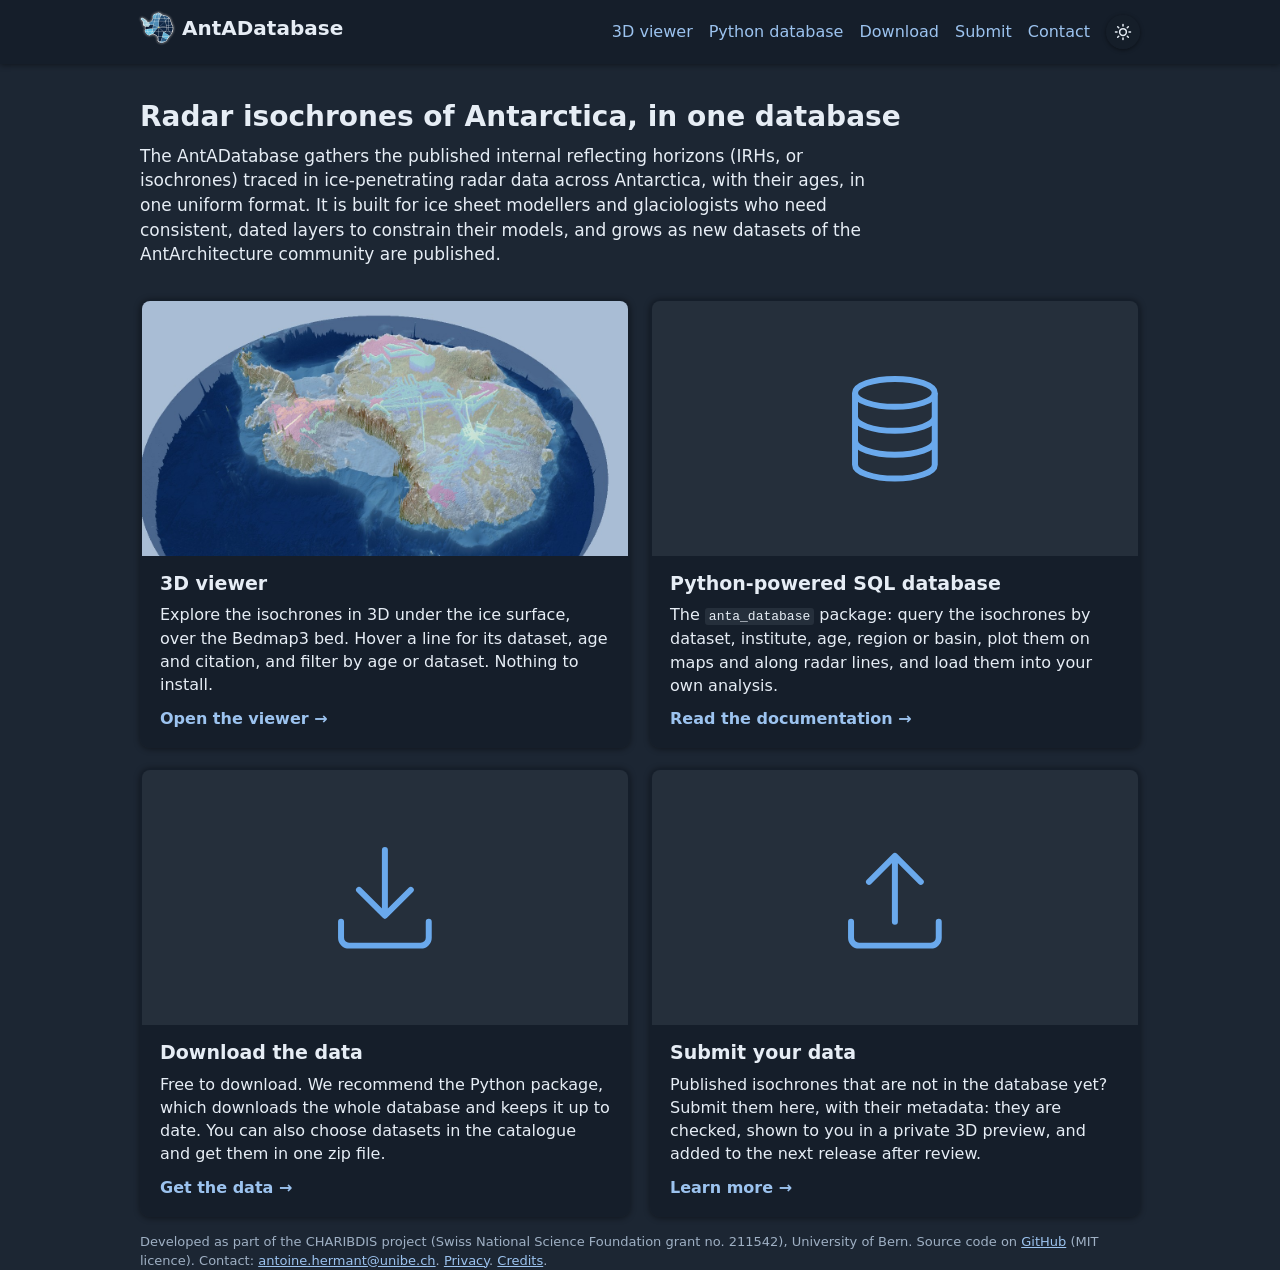
<file: index.html>
<!doctype html>
<html lang="en">
  <head>
    <meta charset="UTF-8" />
    <meta name="viewport" content="width=device-width, initial-scale=1.0" />
    <meta name="color-scheme" content="light dark" />
    <title>AntADatabase: radar isochrones of Antarctica</title>
    <meta name="description" content="The AntADatabase gathers the published radar isochrones (internal reflecting horizons) of Antarctica, with their ages, in one format: explore them in 3D, query them in Python, download them, or submit your own." />
    <link rel="canonical" href="https://antadatabase.com/" />
    <link rel="icon" type="image/png" sizes="192x192" href="/favicon.png" />
    <link rel="icon" type="image/png" sizes="48x48" href="/favicon-48.png" />
    <link rel="apple-touch-icon" href="/apple-touch-icon.png" />
    <meta name="theme-color" content="#2a6aa8" />
    <meta property="og:type" content="website" />
    <meta property="og:site_name" content="AntADatabase" />
    <meta property="og:title" content="AntADatabase: radar isochrones of Antarctica" />
    <meta property="og:description" content="Published radar isochrones of Antarctica in one database: explore them in 3D, query them in Python, download them, or submit your own." />
    <meta property="og:url" content="https://antadatabase.com/" />
    <meta property="og:image" content="https://antadatabase.com/og-image.jpg?v=6" />
    <meta property="og:image:width" content="1200" />
    <meta property="og:image:height" content="630" />
    <meta property="og:image:alt" content="3D view of Antarctica with radar isochrones coloured by age under the ice surface, over the Bedmap3 bed topography, with radar tracks and survey aircraft" />
    <meta name="twitter:card" content="summary_large_image" />
    <!-- For search engines: the name of the site, and the database as a dataset (Google Dataset Search) -->
    <script type="application/ld+json">{"@context": "https://schema.org", "@type": "WebSite", "name": "AntADatabase", "alternateName": ["AntA Database", "AntA database", "Anta database", "anta database", "Anta Database", "ANTA database", "antadatabase", "AntA-Database", "AntA DB", "AntADatabase.com", "antadatabase.com"], "url": "https://antadatabase.com/"}</script>
    <script type="application/ld+json">{"@context": "https://schema.org", "@type": "Dataset", "name": "AntADatabase: radar isochrones of Antarctica", "description": "The AntADatabase gathers the published radar isochrones (internal reflecting horizons, IRHs) of the Antarctic ice sheet, with their ages, in one format: one netCDF file per radar line, with the depth of each isochrone along the line, indexed for queries by dataset, age, region, institute, project and radar instrument with the anta_database Python package. Each dataset keeps its original citation and DOIs.", "url": "https://antadatabase.com/", "sameAs": ["https://docs.antadatabase.com/intro.html", "https://github.com/antoinehermant/anta_database", "https://pypi.org/project/anta_database/"], "keywords": ["Antarctica", "ice sheet", "radar", "radiostratigraphy", "internal reflecting horizons", "isochrones", "englacial layers", "ice-penetrating radar", "AntArchitecture"], "creator": {"@type": "Person", "name": "Antoine Hermant", "affiliation": {"@type": "Organization", "name": "University of Bern"}}, "funder": {"@type": "Organization", "name": "Swiss National Science Foundation"}, "isAccessibleForFree": true, "license": {"@type": "CreativeWork", "name": "Each dataset is under the licence of its original publication", "url": "https://antadatabase.com/download/"}, "spatialCoverage": {"@type": "Place", "name": "Antarctica", "geo": {"@type": "GeoShape", "box": "-90 -180 -60 180"}}, "distribution": [{"@type": "DataDownload", "encodingFormat": "application/x-netcdf", "contentUrl": "https://antadatabase.com/download/"}]}</script>
    <script>
      // Theme before the first paint, as in src/theme.ts: dark unless "Light" (or "Auto"
      // and a light browser) was chosen
      const theme = localStorage.getItem("theme");
      const dark = theme !== "Light" && (theme !== "Auto" || matchMedia("(prefers-color-scheme: dark)").matches);
      document.documentElement.dataset.theme = dark ? "dark" : "light";
    </script>
    <script type="module" crossorigin src="/assets/theme-Cf9fWVna.js"></script>
    <script type="module" crossorigin src="/assets/page-C3RSL4xf.js"></script>
    <link rel="stylesheet" crossorigin href="/assets/home-L72Hw7YQ.css">
    <script>if (!new URLSearchParams(location.search).has("key")) {
        const s = document.createElement("script");
        s.async = true;
        s.src = "https://gc.zgo.at/count.js";
        s.dataset.goatcounter = "https://antadatabase.goatcounter.com/count";
        document.head.append(s);
      }</script>
  </head>
  <body>
    <header id="top">
      <div class="wrap">
        <h1><a href="/"><img class="logo" src="/logo.png" alt="" width="34" height="32" />AntADatabase</a></h1>
        <nav>
          <a href="/viewer/">3D viewer</a>
          <a href="https://docs.antadatabase.com/intro.html">Python database</a>
          <a href="/download/">Download</a>
          <a href="/submit/">Submit</a>
          <a href="/contact/">Contact</a>
        </nav>
        <button id="theme-toggle" class="theme-toggle" type="button"></button>
      </div>
    </header>
    <main class="wrap">
      <section id="hero">
        <h2>Radar isochrones of Antarctica, in one database</h2>
        <p>
          The AntADatabase gathers the published internal reflecting horizons (IRHs, or isochrones) traced in
          ice-penetrating radar data across Antarctica, with their ages, in one uniform format. It is built for ice sheet
          modellers and glaciologists who need consistent, dated layers to constrain their models, and grows as new
          datasets of the AntArchitecture community are published.
        </p>
      </section>

      <section id="panels">
        <a class="panel" href="/viewer/">
          <img class="thumb" src="/og-image.jpg" alt="3D view of Antarctica with radar isochrones coloured by age" width="1200" height="630" />
          <div class="body">
            <h3>3D viewer</h3>
            <p>
              Explore the isochrones in 3D under the ice surface, over the Bedmap3 bed. Hover a line for its dataset, age
              and citation, and filter by age or dataset. Nothing to install.
            </p>
            <span class="action">Open the viewer →</span>
          </div>
        </a>

        <a class="panel" href="https://docs.antadatabase.com/intro.html">
          <div class="thumb icon" aria-hidden="true">
            <svg viewBox="0 0 64 64" fill="none" stroke="currentColor" stroke-width="3">
              <ellipse cx="32" cy="14" rx="20" ry="7" />
              <path d="M12 14v36c0 3.9 9 7 20 7s20-3.1 20-7V14M12 26c0 3.9 9 7 20 7s20-3.1 20-7M12 38c0 3.9 9 7 20 7s20-3.1 20-7" />
            </svg>
          </div>
          <div class="body">
            <h3>Python-powered SQL database</h3>
            <p>
              The <code>anta_database</code> package: query the isochrones by dataset, institute, age, region or basin,
              plot them on maps and along radar lines, and load them into your own analysis.
            </p>
            <span class="action">Read the documentation →</span>
          </div>
        </a>

        <a class="panel" href="/download/">
          <div class="thumb icon" aria-hidden="true">
            <svg viewBox="0 0 64 64" fill="none" stroke="currentColor" stroke-width="3" stroke-linecap="round" stroke-linejoin="round">
              <path d="M32 8v32M19 28l13 13 13-13M10 44v8a4 4 0 0 0 4 4h36a4 4 0 0 0 4-4v-8" />
            </svg>
          </div>
          <div class="body">
            <h3>Download the data</h3>
            <p>
              Free to download. We recommend the Python package, which downloads the whole database and keeps it up to
              date. You can also choose datasets in the catalogue and get them in one zip file.
            </p>
            <span class="action">Get the data →</span>
          </div>
        </a>

        <a class="panel" href="/submit/">
          <div class="thumb icon" aria-hidden="true">
            <svg viewBox="0 0 64 64" fill="none" stroke="currentColor" stroke-width="3" stroke-linecap="round" stroke-linejoin="round">
              <path d="M32 44V12M19 24l13-13 13 13M10 44v8a4 4 0 0 0 4 4h36a4 4 0 0 0 4-4v-8" />
            </svg>
          </div>
          <div class="body">
            <!-- Two versions, until and once the portal is public (VITE_PORTAL_PUBLIC, src/page.ts) -->
            <h3>Submit your data <span class="badge" data-portal="closed" hidden>Coming soon</span></h3>
            <p data-portal="open">
              Published isochrones that are not in the database yet? Submit them here, with their metadata: they are
              checked, shown to you in a private 3D preview, and added to the next release after review.
            </p>
            <p data-portal="closed" hidden>
              Published isochrones that are not in the database yet? Soon you will be able to submit them here, with their
              metadata, to be added to the next release.
            </p>
            <span class="action">Learn more →</span>
          </div>
        </a>
      </section>
    </main>
    <footer class="wrap muted">
      Developed as part of the CHARIBDIS project (Swiss National Science Foundation grant no. 211542), University of
      Bern. Source code on <a href="https://github.com/antoinehermant/anta_database" target="_blank" rel="noopener">GitHub</a>
      (MIT licence). Contact: <a href="mailto:antoine.hermant@unibe.ch">antoine.hermant@unibe.ch</a>. <a href="/privacy/">Privacy</a>. <a href="/credits/">Credits</a>.
    </footer>
  </body>
</html>
</file>
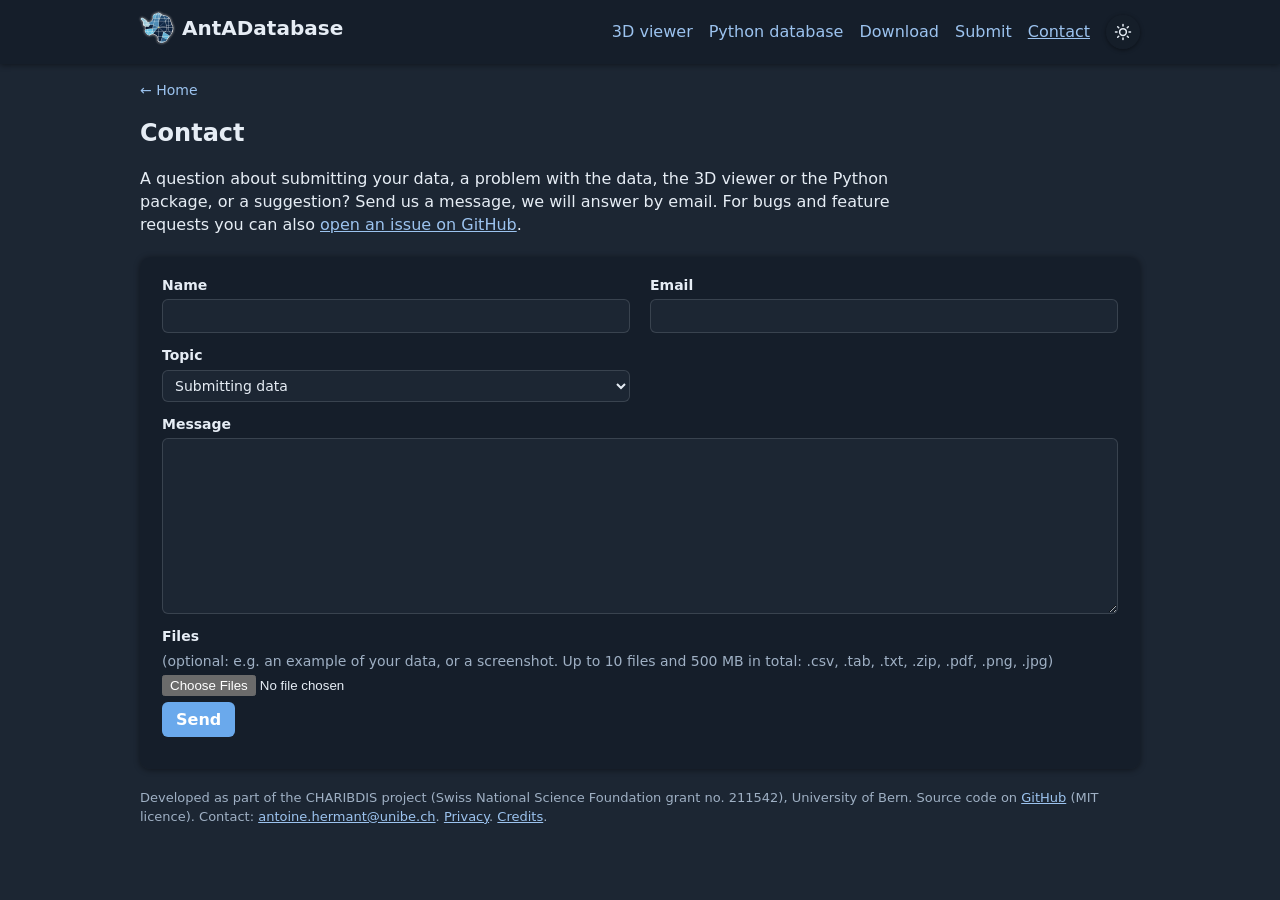
<file: contact/index.html>
<!doctype html>
<html lang="en">
  <head>
    <meta charset="UTF-8" />
    <meta name="viewport" content="width=device-width, initial-scale=1.0" />
    <meta name="color-scheme" content="light dark" />
    <title>Contact the AntADatabase</title>
    <meta name="description" content="Questions, problems or suggestions about the AntADatabase, its data, the 3D viewer or the Python package: send us a message." />
    <link rel="canonical" href="https://antadatabase.com/contact/" />
    <link rel="icon" type="image/png" sizes="192x192" href="/favicon.png" />
    <link rel="icon" type="image/png" sizes="48x48" href="/favicon-48.png" />
    <link rel="apple-touch-icon" href="/apple-touch-icon.png" />
    <meta name="theme-color" content="#2a6aa8" />
    <meta property="og:type" content="website" />
    <meta property="og:site_name" content="AntADatabase" />
    <meta property="og:title" content="Contact the AntADatabase" />
    <meta property="og:description" content="Questions, problems or suggestions about the AntADatabase." />
    <meta property="og:url" content="https://antadatabase.com/contact/" />
    <meta property="og:image" content="https://antadatabase.com/og-image.jpg?v=6" />
    <meta name="twitter:card" content="summary_large_image" />
    <script>
      // Theme before the first paint, as in src/theme.ts: dark unless "Light" (or "Auto"
      // and a light browser) was chosen
      const theme = localStorage.getItem("theme");
      const dark = theme !== "Light" && (theme !== "Auto" || matchMedia("(prefers-color-scheme: dark)").matches);
      document.documentElement.dataset.theme = dark ? "dark" : "light";
    </script>
    <script type="module" crossorigin src="/assets/contact-Dh-rX9Mc.js"></script>
    <link rel="modulepreload" crossorigin href="/assets/theme-Cf9fWVna.js">
    <link rel="modulepreload" crossorigin href="/assets/verify-CTFEigtI.js">
    <link rel="stylesheet" crossorigin href="/assets/submit-DS2BD5yk.css">
    <script>if (!new URLSearchParams(location.search).has("key")) {
        const s = document.createElement("script");
        s.async = true;
        s.src = "https://gc.zgo.at/count.js";
        s.dataset.goatcounter = "https://antadatabase.goatcounter.com/count";
        document.head.append(s);
      }</script>
  </head>
  <body>
    <header id="top">
      <div class="wrap">
        <h1><a href="/"><img class="logo" src="/logo.png" alt="" width="34" height="32" />AntADatabase</a></h1>
        <nav>
          <a href="/viewer/">3D viewer</a>
          <a href="https://docs.antadatabase.com/intro.html">Python database</a>
          <a href="/download/">Download</a>
          <a href="/submit/">Submit</a>
          <a href="/contact/" aria-current="page">Contact</a>
        </nav>
        <button id="theme-toggle" class="theme-toggle" type="button"></button>
      </div>
    </header>

    <main class="wrap">
      <p class="back"><a href="/">← Home</a></p>
      <section id="intro">
        <h2>Contact</h2>
        <p>
          A question about submitting your data, a problem with the data, the 3D viewer or the Python package, or a
          suggestion? Send us a message, we will answer by email. For bugs and feature requests you can also
          <a href="https://github.com/antoinehermant/anta_database/issues" target="_blank" rel="noopener">open an issue on GitHub</a>.
        </p>
      </section>

      <form id="contact-form" class="step" novalidate>
        <div class="grid">
          <label>Name <input id="name" autocomplete="name" required /></label>
          <label>Email <input id="email" type="email" autocomplete="email" required /></label>
          <label>Topic
            <select id="topic">
              <option value="submission">Submitting data</option>
              <option value="data">The data of the database</option>
              <option value="viewer">The 3D viewer or the website</option>
              <option value="python">The Python package</option>
              <option value="other">Other</option>
            </select>
          </label>
        </div>
        <label class="wide">Message <textarea id="message" rows="8" required></textarea></label>
        <label class="wide">Files <span class="muted">(optional: e.g. an example of your data, or a screenshot. Up to
            10 files and 500 MB in total: .csv, .tab, .txt, .zip, .pdf, .png, .jpg)</span>
          <input id="files" type="file" multiple accept=".csv,.tab,.txt,.zip,.pdf,.png,.jpg,.jpeg" />
        </label>
        <div id="verification" hidden>
          <p id="verify-status" class="muted">To send files, verify your email address with a code we send you.</p>
          <p class="with-button"><button type="button" id="send-code">Send a code</button></p>
          <label id="code-field" hidden>Code from the email
            <span class="with-button">
              <input id="code" inputmode="numeric" maxlength="6" autocomplete="one-time-code" placeholder="123456" />
              <button type="button" id="check-code">Verify</button>
            </span>
          </label>
        </div>
        <!-- Left empty by people, filled by bots -->
        <label class="hp" aria-hidden="true">Website <input id="website" tabindex="-1" autocomplete="off" /></label>
        <p class="actions">
          <button type="submit" id="send">Send</button>
          <span id="status" class="muted"></span>
        </p>
      </form>

      <section id="sent" class="step" hidden>
        <h3>Thank you!</h3>
        <p>Your message was sent. We will answer you at <strong id="sent-email"></strong>.</p>
      </section>
    </main>

    <footer class="wrap muted">
      Developed as part of the CHARIBDIS project (Swiss National Science Foundation grant no. 211542), University of
      Bern. Source code on <a href="https://github.com/antoinehermant/anta_database" target="_blank" rel="noopener">GitHub</a>
      (MIT licence). Contact: <a href="mailto:antoine.hermant@unibe.ch">antoine.hermant@unibe.ch</a>. <a href="/privacy/">Privacy</a>. <a href="/credits/">Credits</a>.
    </footer>
  </body>
</html>
</file>
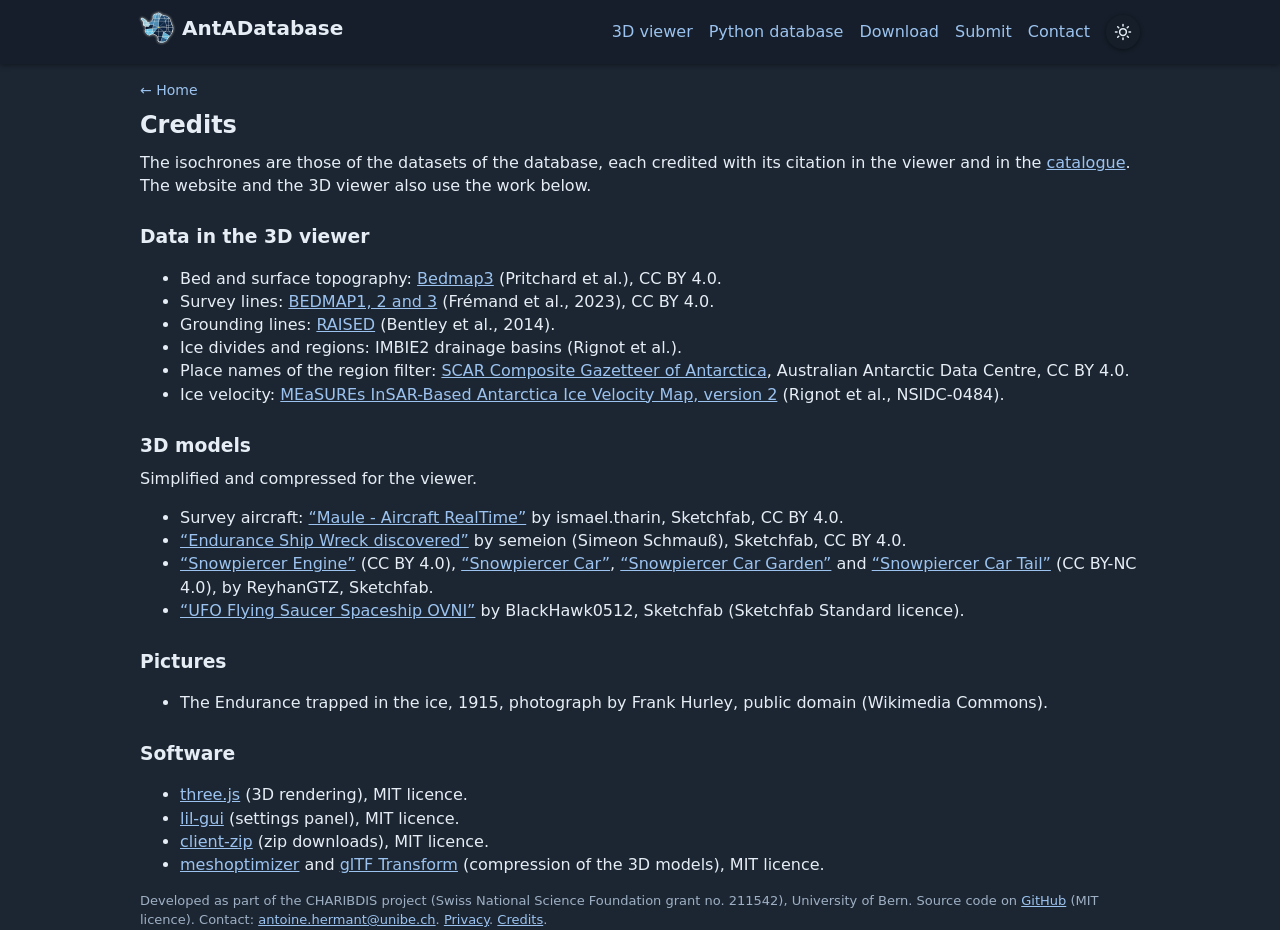
<file: credits/index.html>
<!doctype html>
<html lang="en">
  <head>
    <meta charset="UTF-8" />
    <meta name="viewport" content="width=device-width, initial-scale=1.0" />
    <meta name="color-scheme" content="light dark" />
    <title>Credits · AntADatabase</title>
    <meta name="description" content="Credits of the AntADatabase website and 3D viewer: the data, 3D models, pictures and software it uses." />
    <link rel="canonical" href="https://antadatabase.com/credits/" />
    <link rel="icon" type="image/png" sizes="192x192" href="/favicon.png" />
    <link rel="icon" type="image/png" sizes="48x48" href="/favicon-48.png" />
    <link rel="apple-touch-icon" href="/apple-touch-icon.png" />
    <meta name="theme-color" content="#2a6aa8" />
    <script>
      // Theme before the first paint, as in src/theme.ts: dark unless "Light" (or "Auto"
      // and a light browser) was chosen
      const theme = localStorage.getItem("theme");
      const dark = theme !== "Light" && (theme !== "Auto" || matchMedia("(prefers-color-scheme: dark)").matches);
      document.documentElement.dataset.theme = dark ? "dark" : "light";
    </script>
    <script type="module" crossorigin src="/assets/theme-Cf9fWVna.js"></script>
    <script type="module" crossorigin src="/assets/page-C3RSL4xf.js"></script>
    <link rel="stylesheet" crossorigin href="/assets/privacy-Byq5kLmB.css">
    <script>if (!new URLSearchParams(location.search).has("key")) {
        const s = document.createElement("script");
        s.async = true;
        s.src = "https://gc.zgo.at/count.js";
        s.dataset.goatcounter = "https://antadatabase.goatcounter.com/count";
        document.head.append(s);
      }</script>
  </head>
  <body>
    <header id="top">
      <div class="wrap">
        <h1><a href="/"><img class="logo" src="/logo.png" alt="" width="34" height="32" />AntADatabase</a></h1>
        <nav>
          <a href="/viewer/">3D viewer</a>
          <a href="https://docs.antadatabase.com/intro.html">Python database</a>
          <a href="/download/">Download</a>
          <a href="/submit/">Submit</a>
          <a href="/contact/">Contact</a>
        </nav>
        <button id="theme-toggle" class="theme-toggle" type="button"></button>
      </div>
    </header>

    <main class="wrap">
      <p class="back"><a href="/">← Home</a></p>
      <h2>Credits</h2>
      <p>
        The isochrones are those of the datasets of the database, each credited with its citation in the viewer and in
        the <a href="/download/">catalogue</a>. The website and the 3D viewer also use the work below.
      </p>

      <h3>Data in the 3D viewer</h3>
      <ul>
        <li>Bed and surface topography: <a href="https://doi.org/10.5285/2d0e4791-8e20-46a3-80e4-f5f6716025d2" target="_blank" rel="noopener">Bedmap3</a> (Pritchard et al.), CC BY 4.0.</li>
        <li>Survey lines: <a href="https://doi.org/10.5194/essd-15-2695-2023" target="_blank" rel="noopener">BEDMAP1, 2 and 3</a> (Frémand et al., 2023), CC BY 4.0.</li>
        <li>Grounding lines: <a href="https://doi.org/10.1016/j.quascirev.2014.06.025" target="_blank" rel="noopener">RAISED</a> (Bentley et al., 2014).</li>
        <li>Ice divides and regions: IMBIE2 drainage basins (Rignot et al.).</li>
        <li>Place names of the region filter: <a href="https://data.aad.gov.au/aadc/gaz/scar/" target="_blank" rel="noopener">SCAR Composite Gazetteer of Antarctica</a>, Australian Antarctic Data Centre, CC BY 4.0.</li>
        <li>Ice velocity: <a href="https://doi.org/10.5067/D7GK8F5J8M8R" target="_blank" rel="noopener">MEaSUREs InSAR-Based Antarctica Ice Velocity Map, version 2</a> (Rignot et al., NSIDC-0484).</li>
      </ul>

      <h3>3D models</h3>
      <p>Simplified and compressed for the viewer.</p>
      <ul>
        <li>Survey aircraft: <a href="https://sketchfab.com/3d-models/maule-aircraft-realtime-211f6285446b4ee398f240222d018a67" target="_blank" rel="noopener">“Maule - Aircraft RealTime”</a> by ismael.tharin, Sketchfab, CC BY 4.0.</li>
        <li><a href="https://sketchfab.com/3d-models/endurance-ship-wreck-discovered-027aaee12ade48388f3bbac141b8cd9f" target="_blank" rel="noopener">“Endurance Ship Wreck discovered”</a> by semeion (Simeon Schmauß), Sketchfab, CC BY 4.0.</li>
        <li><a href="https://sketchfab.com/3d-models/snowpiercer-engine-63db9c37952f44b79f4fa6d1ae8c11d8" target="_blank" rel="noopener">“Snowpiercer Engine”</a> (CC BY 4.0), <a href="https://sketchfab.com/3d-models/snowpiercer-car-ab349a90cbb74962afe14146a1d70151" target="_blank" rel="noopener">“Snowpiercer Car”</a>, <a href="https://sketchfab.com/3d-models/snowpiercer-car-garden-6e8f63837abe4f84833790840d87f25a" target="_blank" rel="noopener">“Snowpiercer Car Garden”</a> and <a href="https://sketchfab.com/3d-models/snowpiercer-car-tail-06be2b62c9524bee97f885579b1483fd" target="_blank" rel="noopener">“Snowpiercer Car Tail”</a> (CC BY-NC 4.0), by ReyhanGTZ, Sketchfab.</li>
        <li><a href="https://sketchfab.com/3d-models/ufo-flying-saucer-spaceship-ovni-094ce2baf6ee40aa8f083b7d0fcf0a9f" target="_blank" rel="noopener">“UFO Flying Saucer Spaceship OVNI”</a> by BlackHawk0512, Sketchfab (Sketchfab Standard licence).</li>
      </ul>

      <h3>Pictures</h3>
      <ul>
        <li>The Endurance trapped in the ice, 1915, photograph by Frank Hurley, public domain (Wikimedia Commons).</li>
      </ul>

      <h3>Software</h3>
      <ul>
        <li><a href="https://threejs.org" target="_blank" rel="noopener">three.js</a> (3D rendering), MIT licence.</li>
        <li><a href="https://lil-gui.georgealways.com" target="_blank" rel="noopener">lil-gui</a> (settings panel), MIT licence.</li>
        <li><a href="https://github.com/Touffy/client-zip" target="_blank" rel="noopener">client-zip</a> (zip downloads), MIT licence.</li>
        <li><a href="https://github.com/zeux/meshoptimizer" target="_blank" rel="noopener">meshoptimizer</a> and <a href="https://gltf-transform.dev" target="_blank" rel="noopener">glTF Transform</a> (compression of the 3D models), MIT licence.</li>
      </ul>
    </main>
    <footer class="wrap muted">
      Developed as part of the CHARIBDIS project (Swiss National Science Foundation grant no. 211542), University of
      Bern. Source code on <a href="https://github.com/antoinehermant/anta_database" target="_blank" rel="noopener">GitHub</a>
      (MIT licence). Contact: <a href="mailto:antoine.hermant@unibe.ch">antoine.hermant@unibe.ch</a>. <a href="/privacy/">Privacy</a>. <a href="/credits/">Credits</a>.
    </footer>
  </body>
</html>
</file>
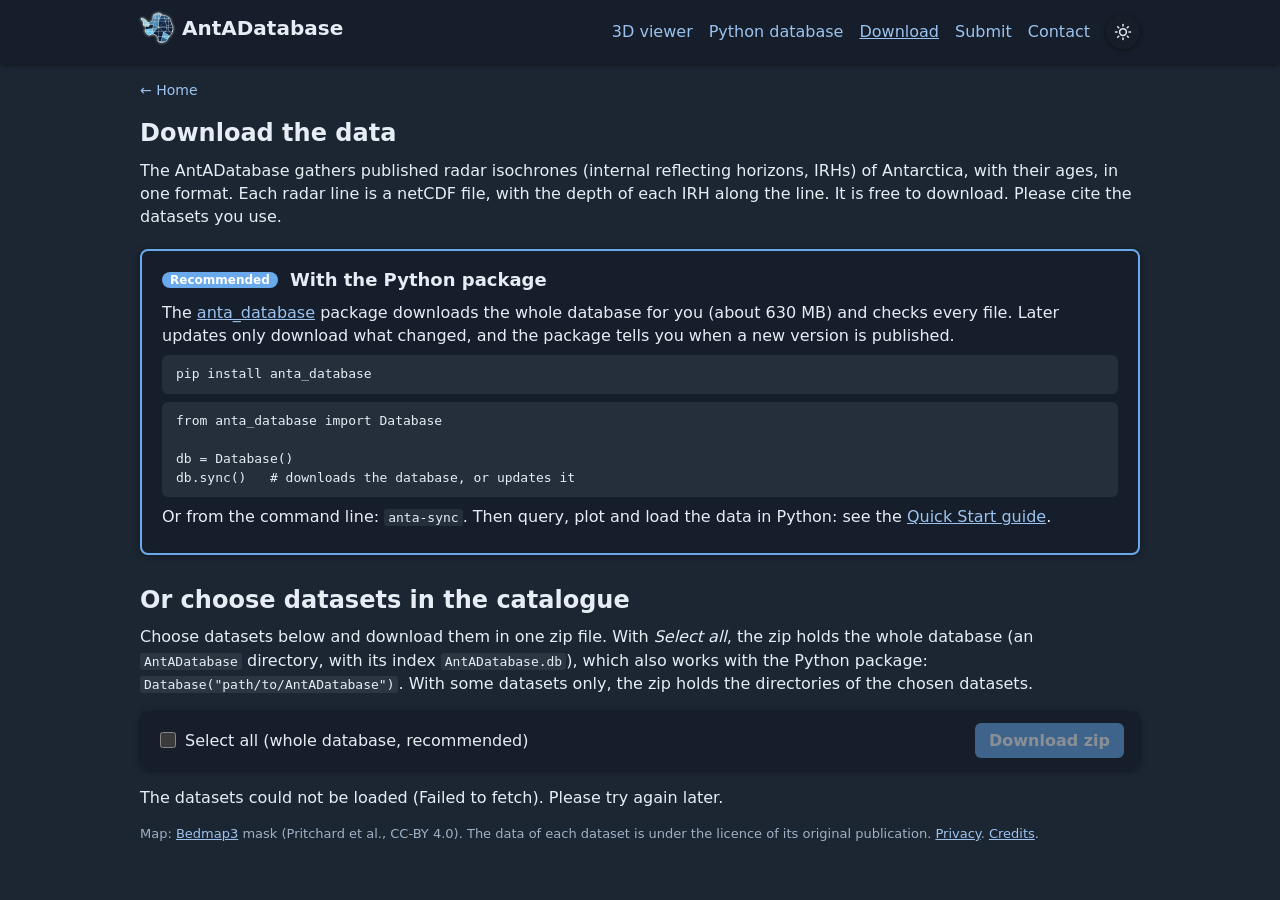
<file: download/index.html>
<!doctype html>
<html lang="en">
  <head>
    <meta charset="UTF-8" />
    <meta name="viewport" content="width=device-width, initial-scale=1.0" />
    <meta name="color-scheme" content="light dark" />
    <title>Download the AntADatabase</title>
    <meta name="description" content="Download radar isochrones (internal reflecting horizons) of Antarctica from the AntADatabase: with the anta_database Python package, or choose datasets and get them in one zip file." />
    <link rel="icon" type="image/png" sizes="192x192" href="/favicon.png" />
    <link rel="icon" type="image/png" sizes="48x48" href="/favicon-48.png" />
    <link rel="apple-touch-icon" href="/apple-touch-icon.png" />
    <meta name="theme-color" content="#2a6aa8" />
    <meta property="og:type" content="website" />
    <meta property="og:site_name" content="AntADatabase" />
    <meta property="og:title" content="Download the AntADatabase" />
    <meta property="og:description" content="Radar isochrones of Antarctica: choose the datasets and download them in one zip file." />
    <meta property="og:url" content="https://antadatabase.com/download/" />
    <link rel="canonical" href="https://antadatabase.com/download/" />
    <meta property="og:image" content="https://antadatabase.com/og-image.jpg?v=6" />
    <meta name="twitter:card" content="summary_large_image" />
    <script>
      // Theme before the first paint, as in src/theme.ts: dark unless "Light" (or "Auto"
      // and a light browser) was chosen
      const theme = localStorage.getItem("theme");
      const dark = theme !== "Light" && (theme !== "Auto" || matchMedia("(prefers-color-scheme: dark)").matches);
      document.documentElement.dataset.theme = dark ? "dark" : "light";
    </script>
    <script type="module" crossorigin src="/assets/download-DIanRf8A.js"></script>
    <link rel="modulepreload" crossorigin href="/assets/theme-Cf9fWVna.js">
    <link rel="modulepreload" crossorigin href="/assets/sitedata-Df_UKMqn.js">
    <link rel="modulepreload" crossorigin href="/assets/datasets-Dz83-i6I.js">
    <link rel="stylesheet" crossorigin href="/assets/download-DaNNBQMU.css">
    <script>if (!new URLSearchParams(location.search).has("key")) {
        const s = document.createElement("script");
        s.async = true;
        s.src = "https://gc.zgo.at/count.js";
        s.dataset.goatcounter = "https://antadatabase.goatcounter.com/count";
        document.head.append(s);
      }</script>
  </head>
  <body>
    <header id="top">
      <div class="wrap">
        <h1><a href="/"><img class="logo" src="/logo.png" alt="" width="34" height="32" />AntADatabase</a></h1>
        <nav>
          <a href="/viewer/">3D viewer</a>
          <a href="https://docs.antadatabase.com/intro.html">Python database</a>
          <a href="/download/" aria-current="page">Download</a>
          <a href="/submit/">Submit</a>
          <a href="/contact/">Contact</a>
        </nav>
        <button id="theme-toggle" class="theme-toggle" type="button"></button>
      </div>
    </header>
    <main class="wrap">
      <p class="back"><a href="/">← Home</a></p>
      <section id="intro">
        <h2>Download the data</h2>
        <p>
          The AntADatabase gathers published radar isochrones (internal reflecting horizons, IRHs) of Antarctica, with
          their ages, in one format. Each radar line is a netCDF file, with the depth of each IRH along the line.
          It is free to download. Please cite the datasets you use.
        </p>
      </section>

      <section id="recommended">
        <h3><span class="badge">Recommended</span> With the Python package</h3>
        <p>
          The <a href="https://pypi.org/project/anta_database/" target="_blank" rel="noopener">anta_database</a> package
          downloads the whole database for you (about 630 MB) and checks every file. Later updates only download what
          changed, and the package tells you when a new version is published.
        </p>
        <pre><code>pip install anta_database</code></pre>
        <pre><code>from anta_database import Database

db = Database()
db.sync()   # downloads the database, or updates it</code></pre>
        <p>
          Or from the command line: <code>anta-sync</code>. Then query, plot and load the data in Python: see the
          <a href="https://docs.antadatabase.com/quick_start.html#getting-the-database">Quick Start guide</a>.
        </p>
      </section>

      <section id="catalogue">
        <h2>Or choose datasets in the catalogue</h2>
        <p>
          Choose datasets below and download them in one zip file. With <em>Select all</em><span id="total-size"></span>,
          the zip holds the whole database (an <code>AntADatabase</code> directory, with its index
          <code>AntADatabase.db</code>), which also works with the Python package: <code>Database("path/to/AntADatabase")</code>.
          With some datasets only, the zip holds the directories of the chosen datasets.
        </p>
      </section>

      <section id="toolbar" class="dl-toolbar">
        <label class="check"><input id="select-all" type="checkbox" /> Select all (whole database, recommended)</label>
        <span id="summary" class="dl-summary"></span>
        <span class="spacer"></span>
        <button id="download" class="dl-download" type="button" disabled>Download zip</button>
        <button id="cancel" type="button" hidden>Cancel</button>
        <div id="progress" class="dl-progress" hidden><div id="progress-bar" class="dl-progress-bar"></div></div>
        <p id="status" class="dl-status" role="status"></p>
      </section>

      <section id="datasets"><p class="muted">Loading the datasets…</p></section>
    </main>
    <footer class="wrap muted">
      Map: <a href="https://doi.org/10.5285/2d0e4791-8e20-46a3-80e4-f5f6716025d2" target="_blank" rel="noopener">Bedmap3</a>
      mask (Pritchard et al., CC-BY 4.0). The data of each dataset is under the licence of its original publication. <a href="/privacy/">Privacy</a>. <a href="/credits/">Credits</a>.
    </footer>
  </body>
</html>
</file>
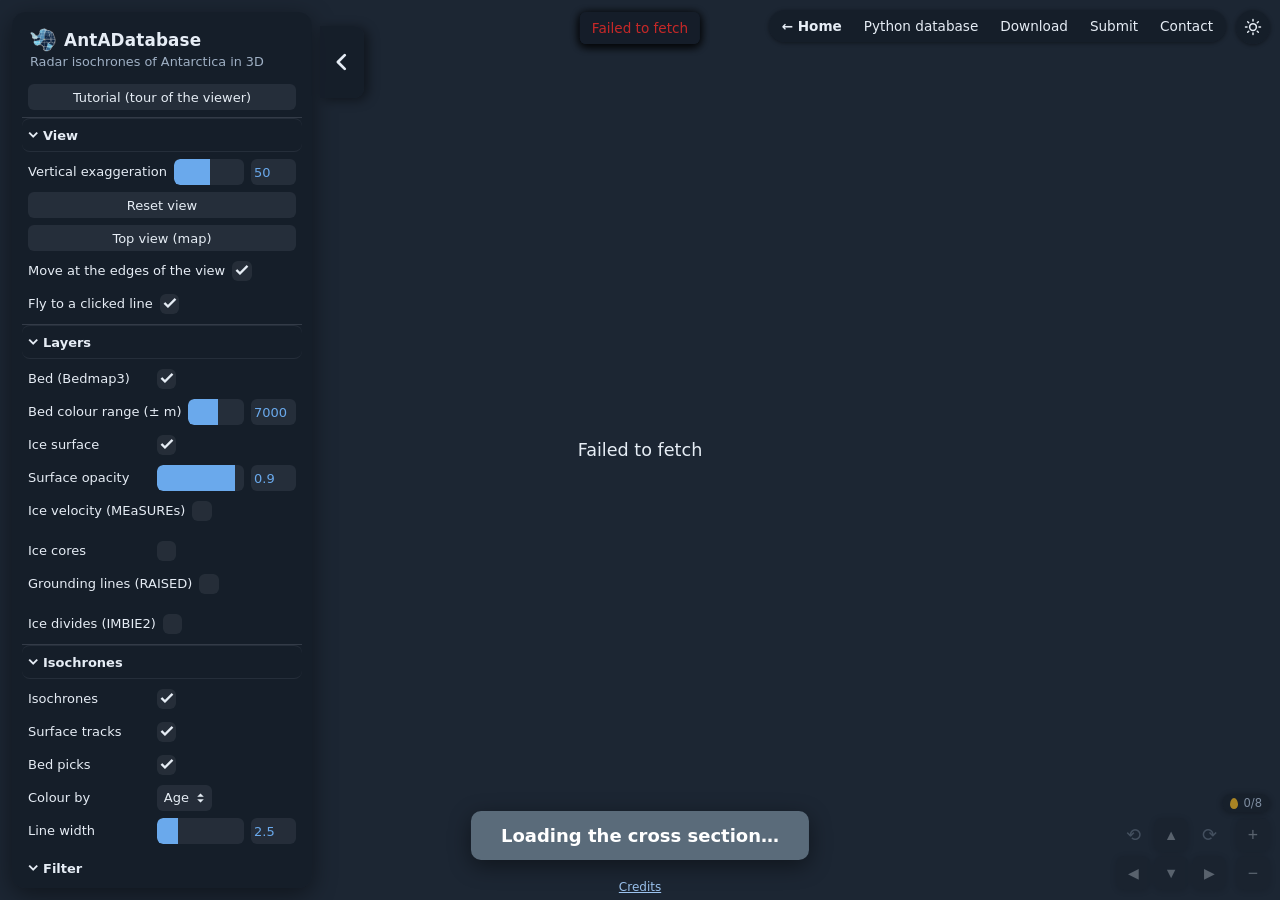
<file: lesson/index.html>
<!doctype html>
<html lang="en">
  <head>
    <meta charset="UTF-8" />
    <meta name="viewport" content="width=device-width, initial-scale=1.0" />
    <meta name="color-scheme" content="light dark" />
    <title>AntADatabase: how layers form in an ice sheet</title>
    <meta name="robots" content="noindex" />
    <meta name="description" content="Explore Antarctic radar isochrones (internal reflecting horizons) from the AntADatabase in 3D, over Bedmap3 bed and ice surface topography." />
    <link rel="icon" type="image/png" sizes="192x192" href="/favicon.png" />
    <link rel="icon" type="image/png" sizes="48x48" href="/favicon-48.png" />
    <link rel="apple-touch-icon" href="/apple-touch-icon.png" />
    <meta name="theme-color" content="#2a6aa8" />
    <!-- Link previews (Discord, Slack, LinkedIn, ...): image URLs must be absolute -->
    <meta property="og:type" content="website" />
    <meta property="og:site_name" content="AntADatabase" />
    <meta property="og:title" content="AntADatabase 3D viewer" />
    <meta property="og:description" content="Explore Antarctic radar isochrones from the AntADatabase in 3D, over Bedmap3 topography." />
    <meta property="og:url" content="https://antadatabase.com/viewer/" />
    <meta property="og:image" content="https://antadatabase.com/og-image.jpg?v=6" />
    <meta property="og:image:width" content="1200" />
    <meta property="og:image:height" content="630" />
    <meta property="og:image:alt" content="3D view of Antarctica with radar isochrones coloured by age under the ice surface, over the Bedmap3 bed topography, with radar tracks and survey aircraft" />
    <meta name="twitter:card" content="summary_large_image" />
    <script>
      // Theme before the first paint, as in src/theme.ts: dark unless "Light" (or "Auto"
      // and a light browser) was chosen
      const theme = localStorage.getItem("theme");
      const dark = theme !== "Light" && (theme !== "Auto" || matchMedia("(prefers-color-scheme: dark)").matches);
      document.documentElement.dataset.theme = dark ? "dark" : "light";
    </script>
    <script type="module" crossorigin src="/assets/theme-Cf9fWVna.js"></script>
    <script type="module" crossorigin src="/assets/icecore-sites-Bagjlgmz.js"></script>
    <script type="module" crossorigin src="/assets/sitedata-Df_UKMqn.js"></script>
    <script type="module" crossorigin src="/assets/main-I6ARg5Ps.js"></script>
    <link rel="stylesheet" crossorigin href="/assets/main-KeTO5MHP.css">
    <script>if (!new URLSearchParams(location.search).has("key")) {
        const s = document.createElement("script");
        s.async = true;
        s.src = "https://gc.zgo.at/count.js";
        s.dataset.goatcounter = "https://antadatabase.goatcounter.com/count";
        document.head.append(s);
      }</script>
  </head>
  <body data-page="lesson">
    <div id="app"></div>
    <aside id="sidebar">
      <header>
        <h1><img class="logo" src="/logo.png" alt="" width="26" height="24" />AntADatabase</h1>
        <p>Radar isochrones of Antarctica in 3D</p>
      </header>
      <div id="gui"></div>
      <button id="sidebar-toggle" type="button" aria-label="Hide the menu" title="Hide the menu">
        <svg width="16" height="16" viewBox="0 0 16 16" aria-hidden="true">
          <path d="M10 3 5 8l5 5" fill="none" stroke="currentColor" stroke-width="2" stroke-linecap="round" stroke-linejoin="round" />
        </svg>
      </button>
    </aside>
    <nav id="site-nav" aria-label="AntADatabase">
      <a href="/" class="home">← Home</a>
      <a href="https://docs.antadatabase.com/intro.html">Python database</a>
      <a href="/download/">Download</a>
      <a href="/submit/">Submit</a>
      <a href="/contact/">Contact</a>
    </nav>
    <button id="theme-toggle" class="theme-toggle" type="button"></button>
    <div id="preview-stack">
      <section id="preview" hidden></section>
      <section id="preview-download" hidden></section>
    </div>
    <div id="loading">Loading Bedmap3…</div>
    <div id="tooltip"></div>
    <div id="legends"></div>
    <div id="attribution">
      <div><a href="/credits/" target="_blank" rel="noopener">Credits</a></div>
    </div>
  </body>
</html>
</file>
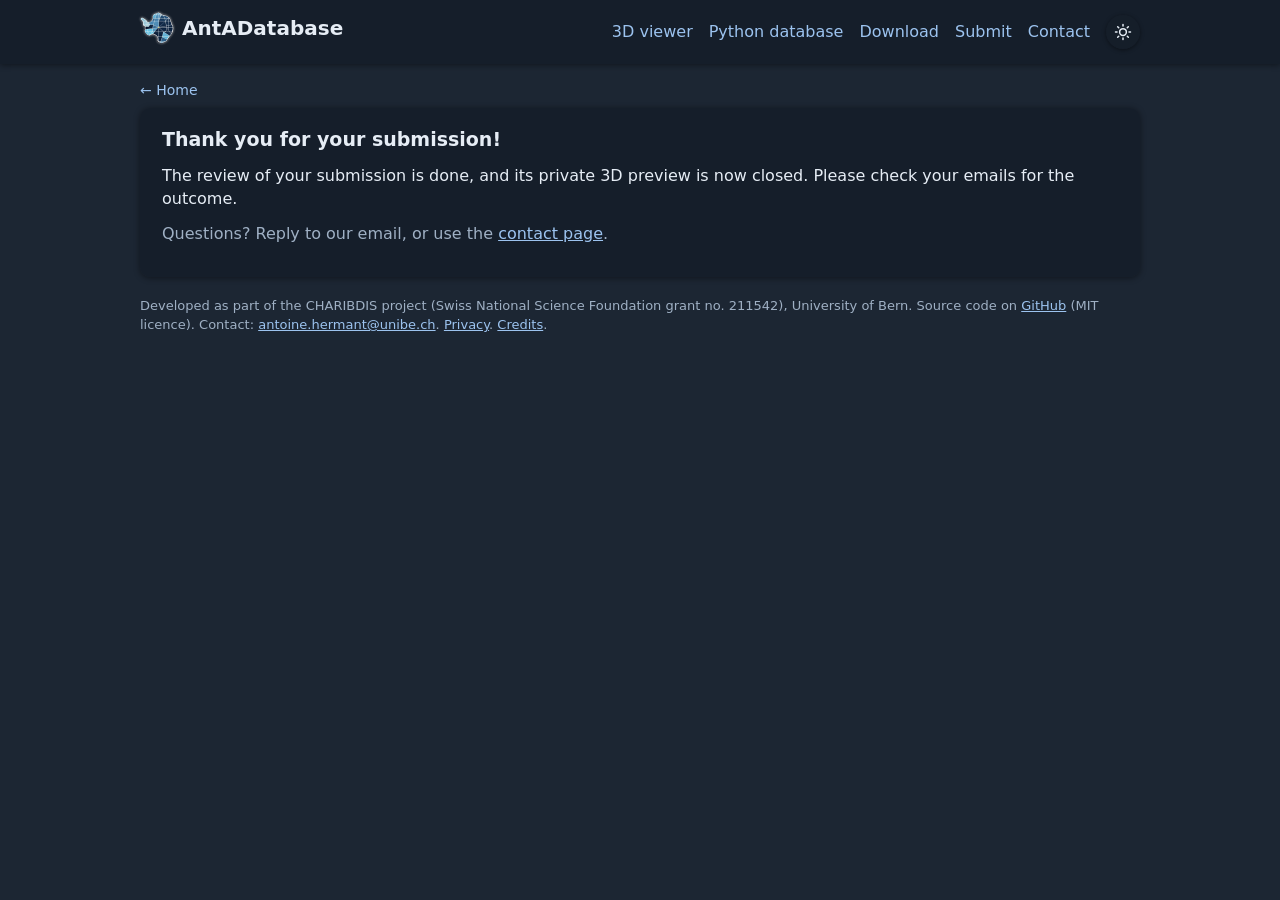
<file: preview-ended/index.html>
<!doctype html>
<html lang="en">
  <head>
    <meta charset="UTF-8" />
    <meta name="viewport" content="width=device-width, initial-scale=1.0" />
    <meta name="color-scheme" content="light dark" />
    <title>Private preview · AntADatabase</title>
    <meta name="robots" content="noindex" />
    <link rel="icon" type="image/png" sizes="192x192" href="/favicon.png" />
    <link rel="icon" type="image/png" sizes="48x48" href="/favicon-48.png" />
    <link rel="apple-touch-icon" href="/apple-touch-icon.png" />
    <meta name="theme-color" content="#2a6aa8" />
    <script>
      // Theme before the first paint, as in src/theme.ts: dark unless "Light" (or "Auto"
      // and a light browser) was chosen
      const theme = localStorage.getItem("theme");
      const dark = theme !== "Light" && (theme !== "Auto" || matchMedia("(prefers-color-scheme: dark)").matches);
      document.documentElement.dataset.theme = dark ? "dark" : "light";
    </script>
    <script type="module" crossorigin src="/assets/preview-ended-BCj4brkF.js"></script>
    <link rel="modulepreload" crossorigin href="/assets/theme-Cf9fWVna.js">
    <link rel="stylesheet" crossorigin href="/assets/submit-DS2BD5yk.css">
    <script>if (!new URLSearchParams(location.search).has("key")) {
        const s = document.createElement("script");
        s.async = true;
        s.src = "https://gc.zgo.at/count.js";
        s.dataset.goatcounter = "https://antadatabase.goatcounter.com/count";
        document.head.append(s);
      }</script>
  </head>
  <body>
    <header id="top">
      <div class="wrap">
        <h1><a href="/"><img class="logo" src="/logo.png" alt="" width="34" height="32" />AntADatabase</a></h1>
        <nav>
          <a href="/viewer/">3D viewer</a>
          <a href="https://docs.antadatabase.com/intro.html">Python database</a>
          <a href="/download/">Download</a>
          <a href="/submit/">Submit</a>
          <a href="/contact/">Contact</a>
        </nav>
        <button id="theme-toggle" class="theme-toggle" type="button"></button>
      </div>
    </header>

    <main class="wrap">
      <p class="back"><a href="/">← Home</a></p>
      <!-- Where the private 3D preview of a submission (viewer/?preview=...) sends to once it is
           closed: src/preview.ts, with ?status= the status of the submission -->
      <section class="step">
        <h3 id="title">Thank you for your submission!</h3>
        <p id="message">The review of your submission is done, and its private 3D preview is now closed. Please check your emails for the outcome.</p>
        <p id="links" class="muted">
          Questions? Reply to our email, or use the <a href="/contact/">contact page</a>.
        </p>
      </section>
    </main>

    <footer class="wrap muted">
      Developed as part of the CHARIBDIS project (Swiss National Science Foundation grant no. 211542), University of
      Bern. Source code on <a href="https://github.com/antoinehermant/anta_database" target="_blank" rel="noopener">GitHub</a>
      (MIT licence). Contact: <a href="mailto:antoine.hermant@unibe.ch">antoine.hermant@unibe.ch</a>. <a href="/privacy/">Privacy</a>. <a href="/credits/">Credits</a>.
    </footer>
  </body>
</html>
</file>
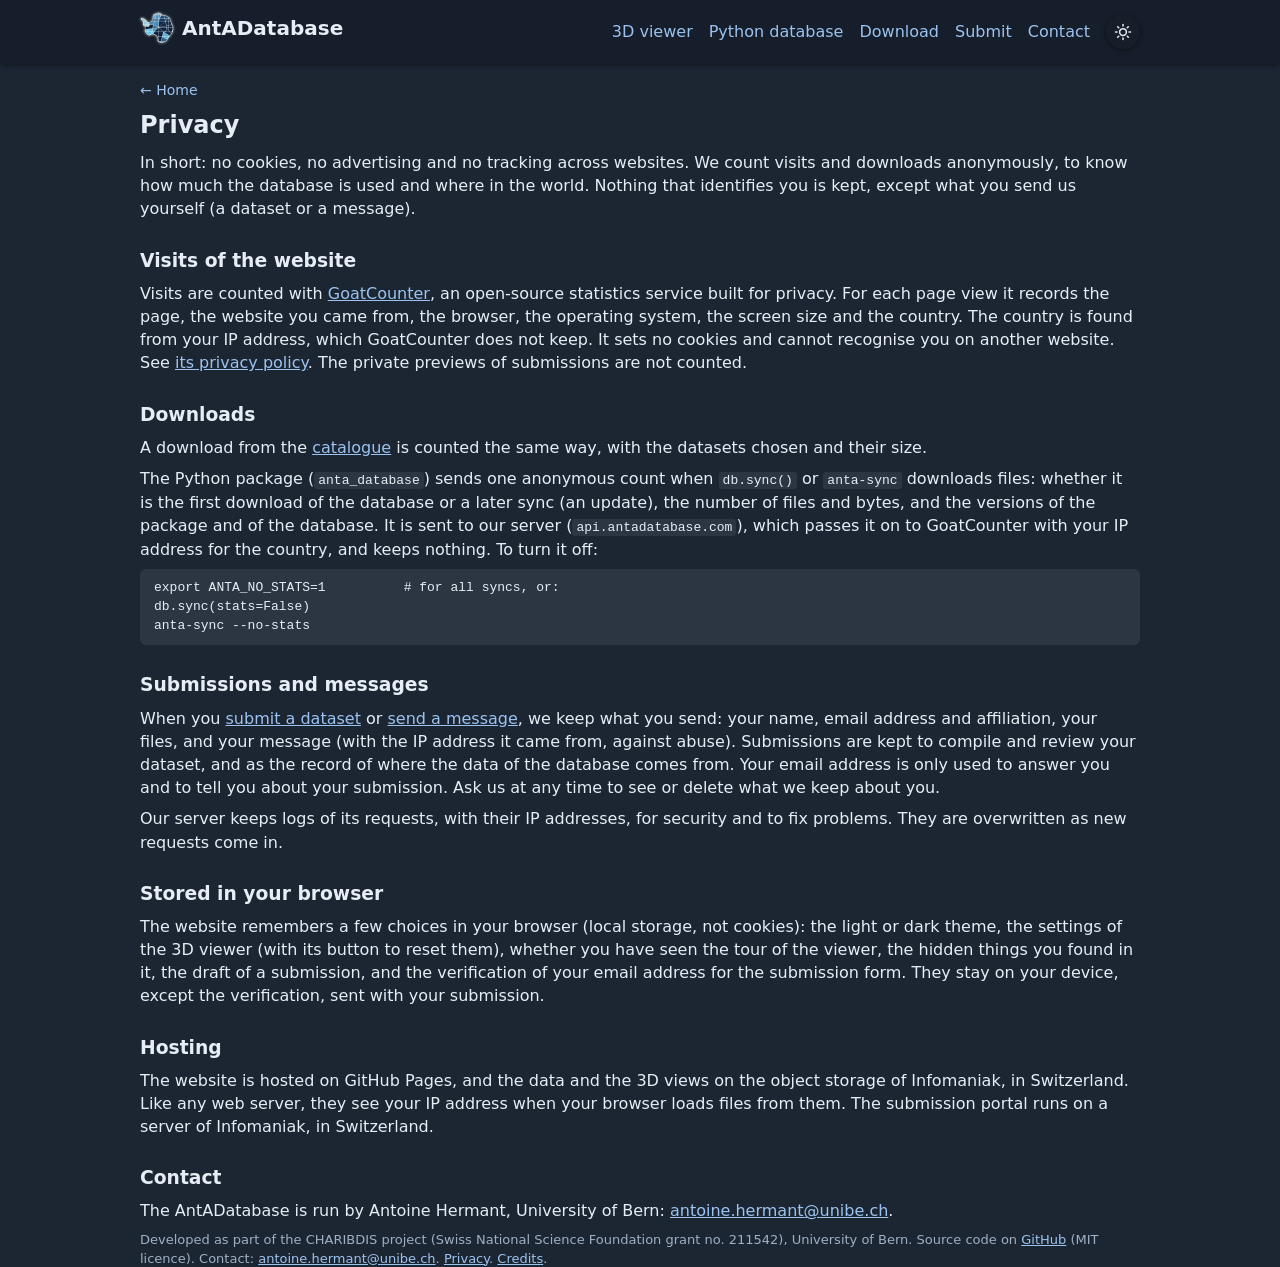
<file: privacy/index.html>
<!doctype html>
<html lang="en">
  <head>
    <meta charset="UTF-8" />
    <meta name="viewport" content="width=device-width, initial-scale=1.0" />
    <meta name="color-scheme" content="light dark" />
    <title>Privacy · AntADatabase</title>
    <meta name="description" content="What the AntADatabase website, its submission portal and its Python package count and keep: no cookies, no tracking, anonymous statistics." />
    <link rel="canonical" href="https://antadatabase.com/privacy/" />
    <link rel="icon" type="image/png" sizes="192x192" href="/favicon.png" />
    <link rel="icon" type="image/png" sizes="48x48" href="/favicon-48.png" />
    <link rel="apple-touch-icon" href="/apple-touch-icon.png" />
    <meta name="theme-color" content="#2a6aa8" />
    <script>
      // Theme before the first paint, as in src/theme.ts: dark unless "Light" (or "Auto"
      // and a light browser) was chosen
      const theme = localStorage.getItem("theme");
      const dark = theme !== "Light" && (theme !== "Auto" || matchMedia("(prefers-color-scheme: dark)").matches);
      document.documentElement.dataset.theme = dark ? "dark" : "light";
    </script>
    <script type="module" crossorigin src="/assets/theme-Cf9fWVna.js"></script>
    <script type="module" crossorigin src="/assets/page-C3RSL4xf.js"></script>
    <link rel="stylesheet" crossorigin href="/assets/privacy-Byq5kLmB.css">
    <script>if (!new URLSearchParams(location.search).has("key")) {
        const s = document.createElement("script");
        s.async = true;
        s.src = "https://gc.zgo.at/count.js";
        s.dataset.goatcounter = "https://antadatabase.goatcounter.com/count";
        document.head.append(s);
      }</script>
  </head>
  <body>
    <header id="top">
      <div class="wrap">
        <h1><a href="/"><img class="logo" src="/logo.png" alt="" width="34" height="32" />AntADatabase</a></h1>
        <nav>
          <a href="/viewer/">3D viewer</a>
          <a href="https://docs.antadatabase.com/intro.html">Python database</a>
          <a href="/download/">Download</a>
          <a href="/submit/">Submit</a>
          <a href="/contact/">Contact</a>
        </nav>
        <button id="theme-toggle" class="theme-toggle" type="button"></button>
      </div>
    </header>

    <main class="wrap">
      <p class="back"><a href="/">← Home</a></p>
      <h2>Privacy</h2>
      <p>
        In short: no cookies, no advertising and no tracking across websites. We count visits and downloads
        anonymously, to know how much the database is used and where in the world. Nothing that identifies you is kept,
        except what you send us yourself (a dataset or a message).
      </p>

      <h3>Visits of the website</h3>
      <p>
        Visits are counted with <a href="https://www.goatcounter.com" target="_blank" rel="noopener">GoatCounter</a>, an
        open-source statistics service built for privacy. For each page view it records the page, the website you came
        from, the browser, the operating system, the screen size and the country. The country is found from your IP
        address, which GoatCounter does not keep. It sets no cookies and cannot recognise you on another website. See
        <a href="https://www.goatcounter.com/help/privacy" target="_blank" rel="noopener">its privacy policy</a>.
        The private previews of submissions are not counted.
      </p>

      <h3>Downloads</h3>
      <p>
        A download from the <a href="/download/">catalogue</a> is counted the same way, with the datasets chosen and
        their size.
      </p>
      <p>
        The Python package (<code>anta_database</code>) sends one anonymous count when <code>db.sync()</code> or
        <code>anta-sync</code> downloads files: whether it is the first download of the database or a later sync (an
        update), the number of files and bytes, and the versions of the package and of the database. It is sent to our server
        (<code>api.antadatabase.com</code>), which passes it on to GoatCounter with your IP address for the country,
        and keeps nothing. To turn it off:
      </p>
      <pre><code>export ANTA_NO_STATS=1          # for all syncs, or:
db.sync(stats=False)
anta-sync --no-stats</code></pre>

      <h3>Submissions and messages</h3>
      <p>
        When you <a href="/submit/">submit a dataset</a> or <a href="/contact/">send a message</a>, we keep what you
        send: your name, email address and affiliation, your files, and your message (with the IP address it came from,
        against abuse). Submissions are kept to compile and review your dataset, and as the record of where the data of
        the database comes from. Your email address is only used to answer you and to tell you about your submission.
        Ask us at any time to see or delete what we keep about you.
      </p>
      <p>
        Our server keeps logs of its requests, with their IP addresses, for security and to fix problems. They are
        overwritten as new requests come in.
      </p>

      <h3>Stored in your browser</h3>
      <p>
        The website remembers a few choices in your browser (local storage, not cookies): the light or dark theme,
        the settings of the 3D viewer (with its button to reset them), whether you have seen the tour of the viewer, the hidden things you found in it, the draft of a submission, and the verification of your email
        address for the submission form. They stay on your device, except the verification, sent with your submission.
      </p>

      <h3>Hosting</h3>
      <p>
        The website is hosted on GitHub Pages, and the data and the 3D views on the object storage of Infomaniak, in
        Switzerland. Like any web server, they see your IP address when your browser loads files from them. The
        submission portal runs on a server of Infomaniak, in Switzerland.
      </p>

      <h3>Contact</h3>
      <p>
        The AntADatabase is run by Antoine Hermant, University of Bern:
        <a href="mailto:antoine.hermant@unibe.ch">antoine.hermant@unibe.ch</a>.
      </p>
    </main>
    <footer class="wrap muted">
      Developed as part of the CHARIBDIS project (Swiss National Science Foundation grant no. 211542), University of
      Bern. Source code on <a href="https://github.com/antoinehermant/anta_database" target="_blank" rel="noopener">GitHub</a>
      (MIT licence). Contact: <a href="mailto:antoine.hermant@unibe.ch">antoine.hermant@unibe.ch</a>. <a href="/privacy/">Privacy</a>. <a href="/credits/">Credits</a>.
    </footer>
  </body>
</html>
</file>
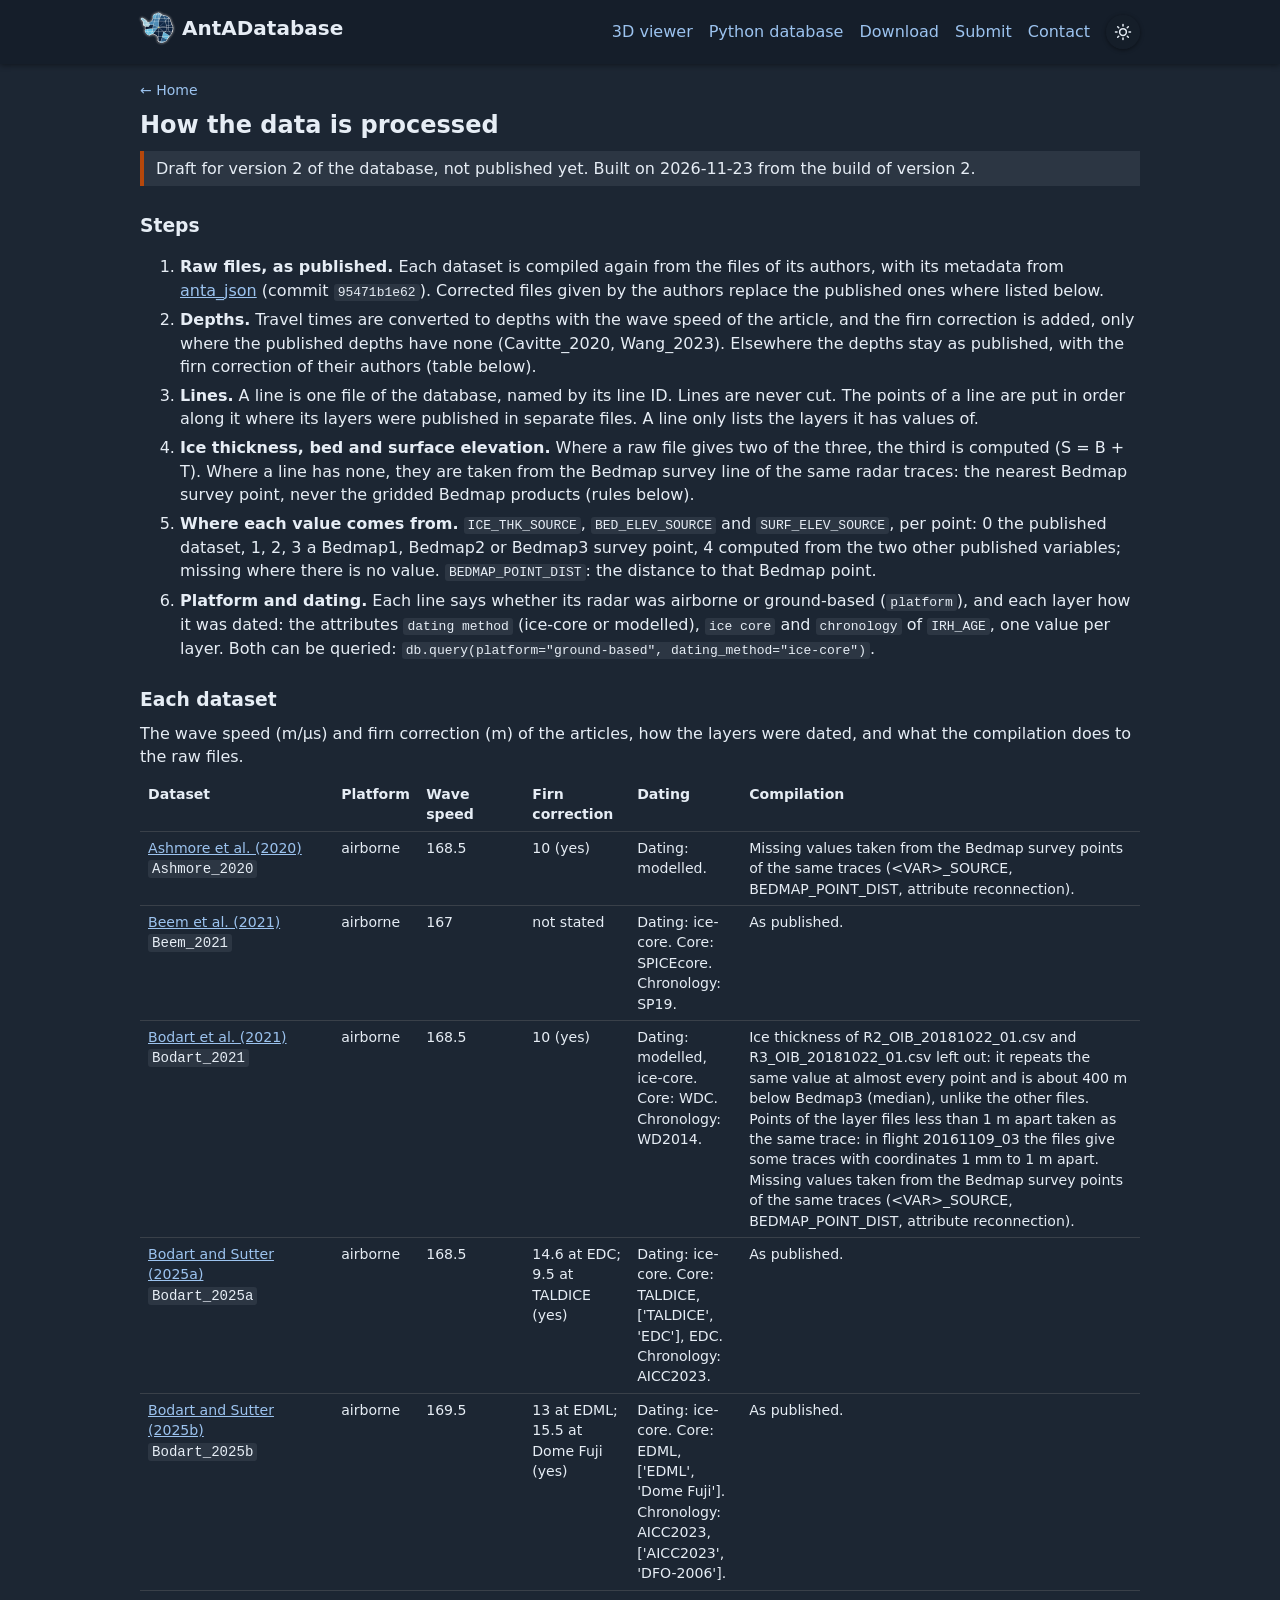
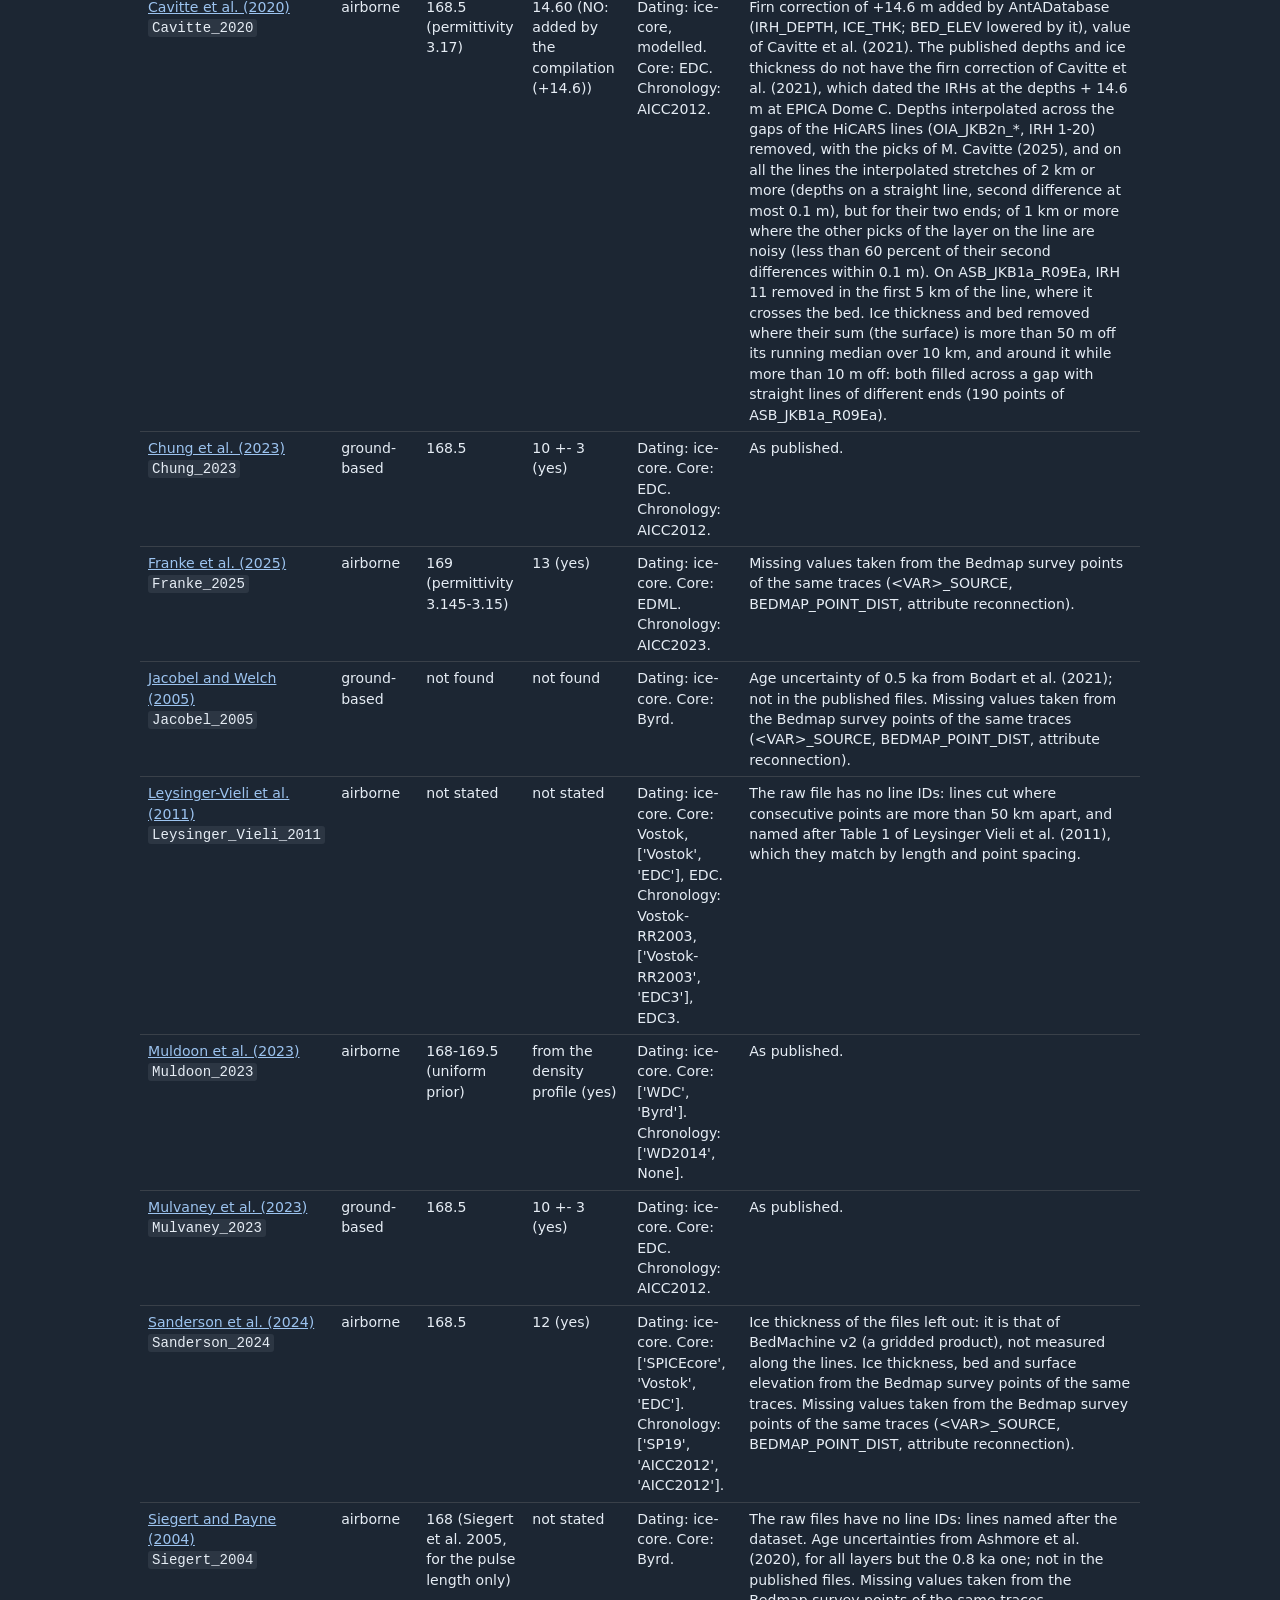
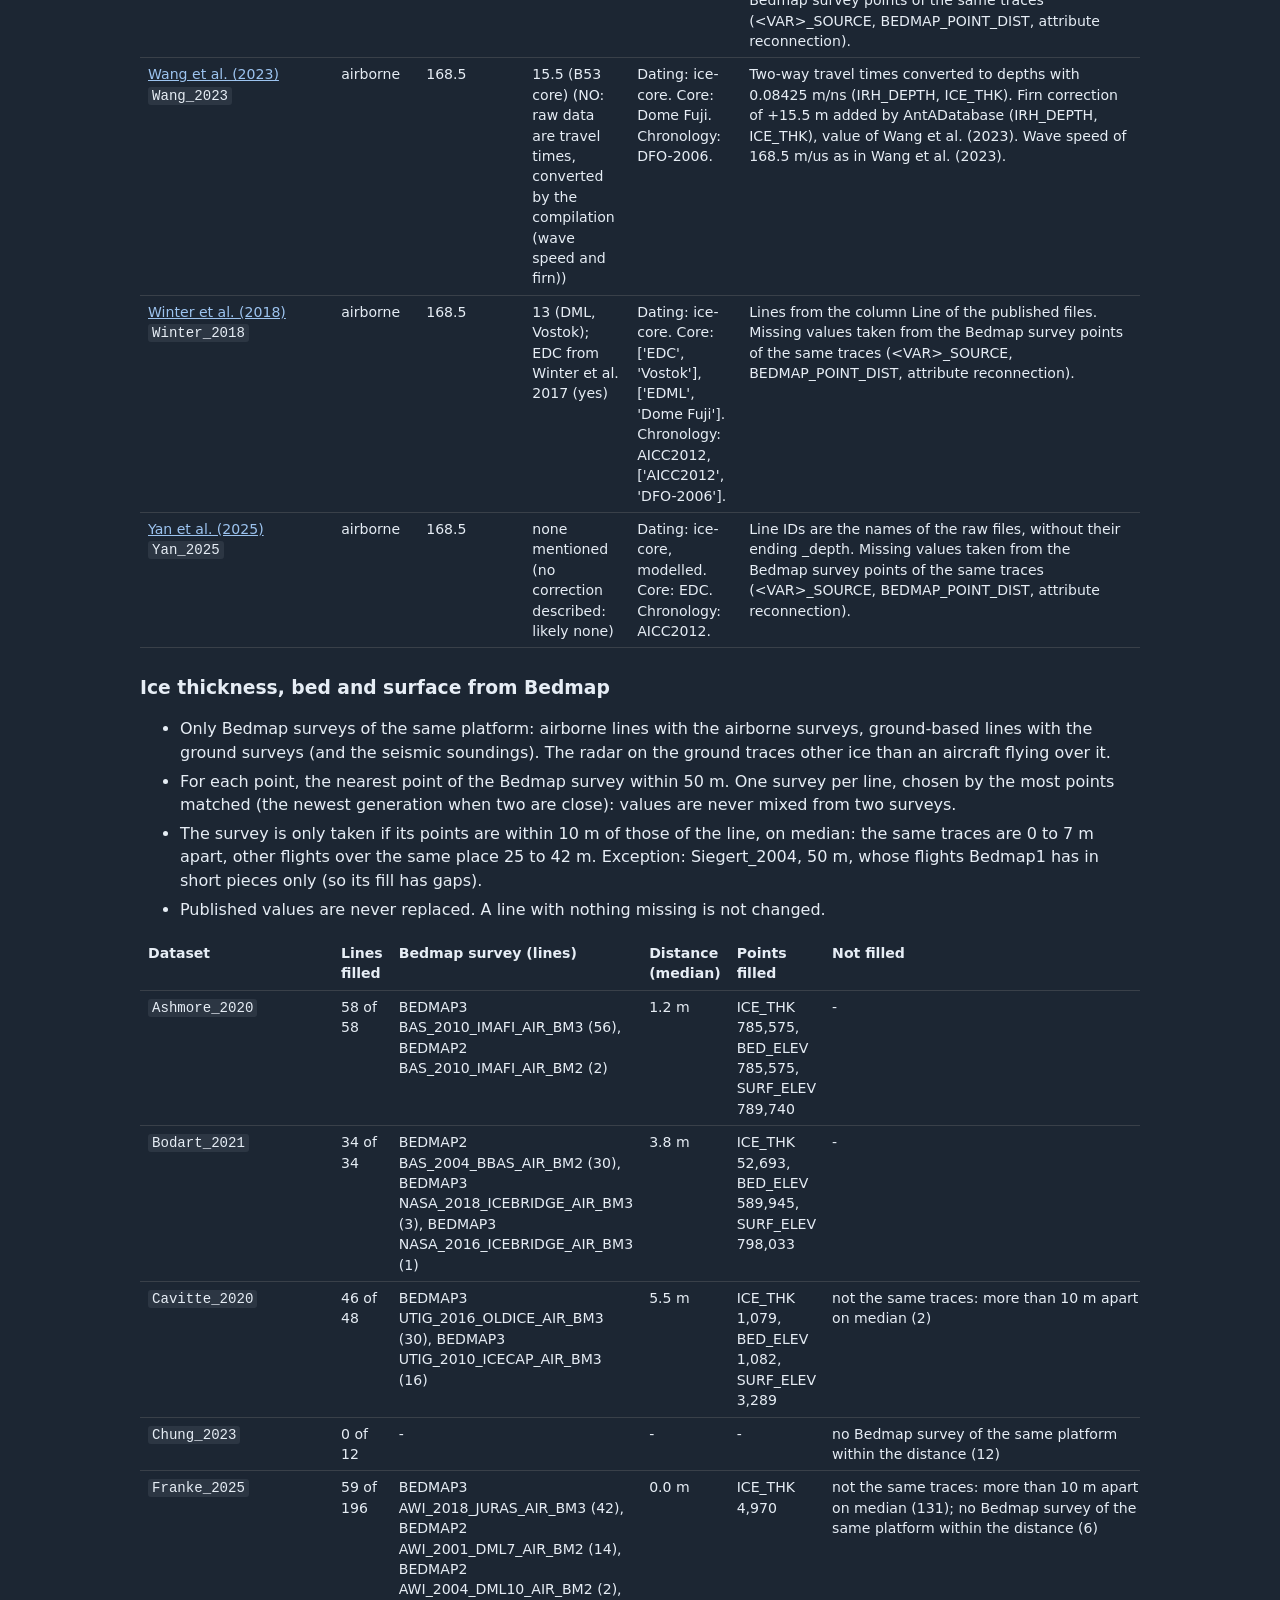
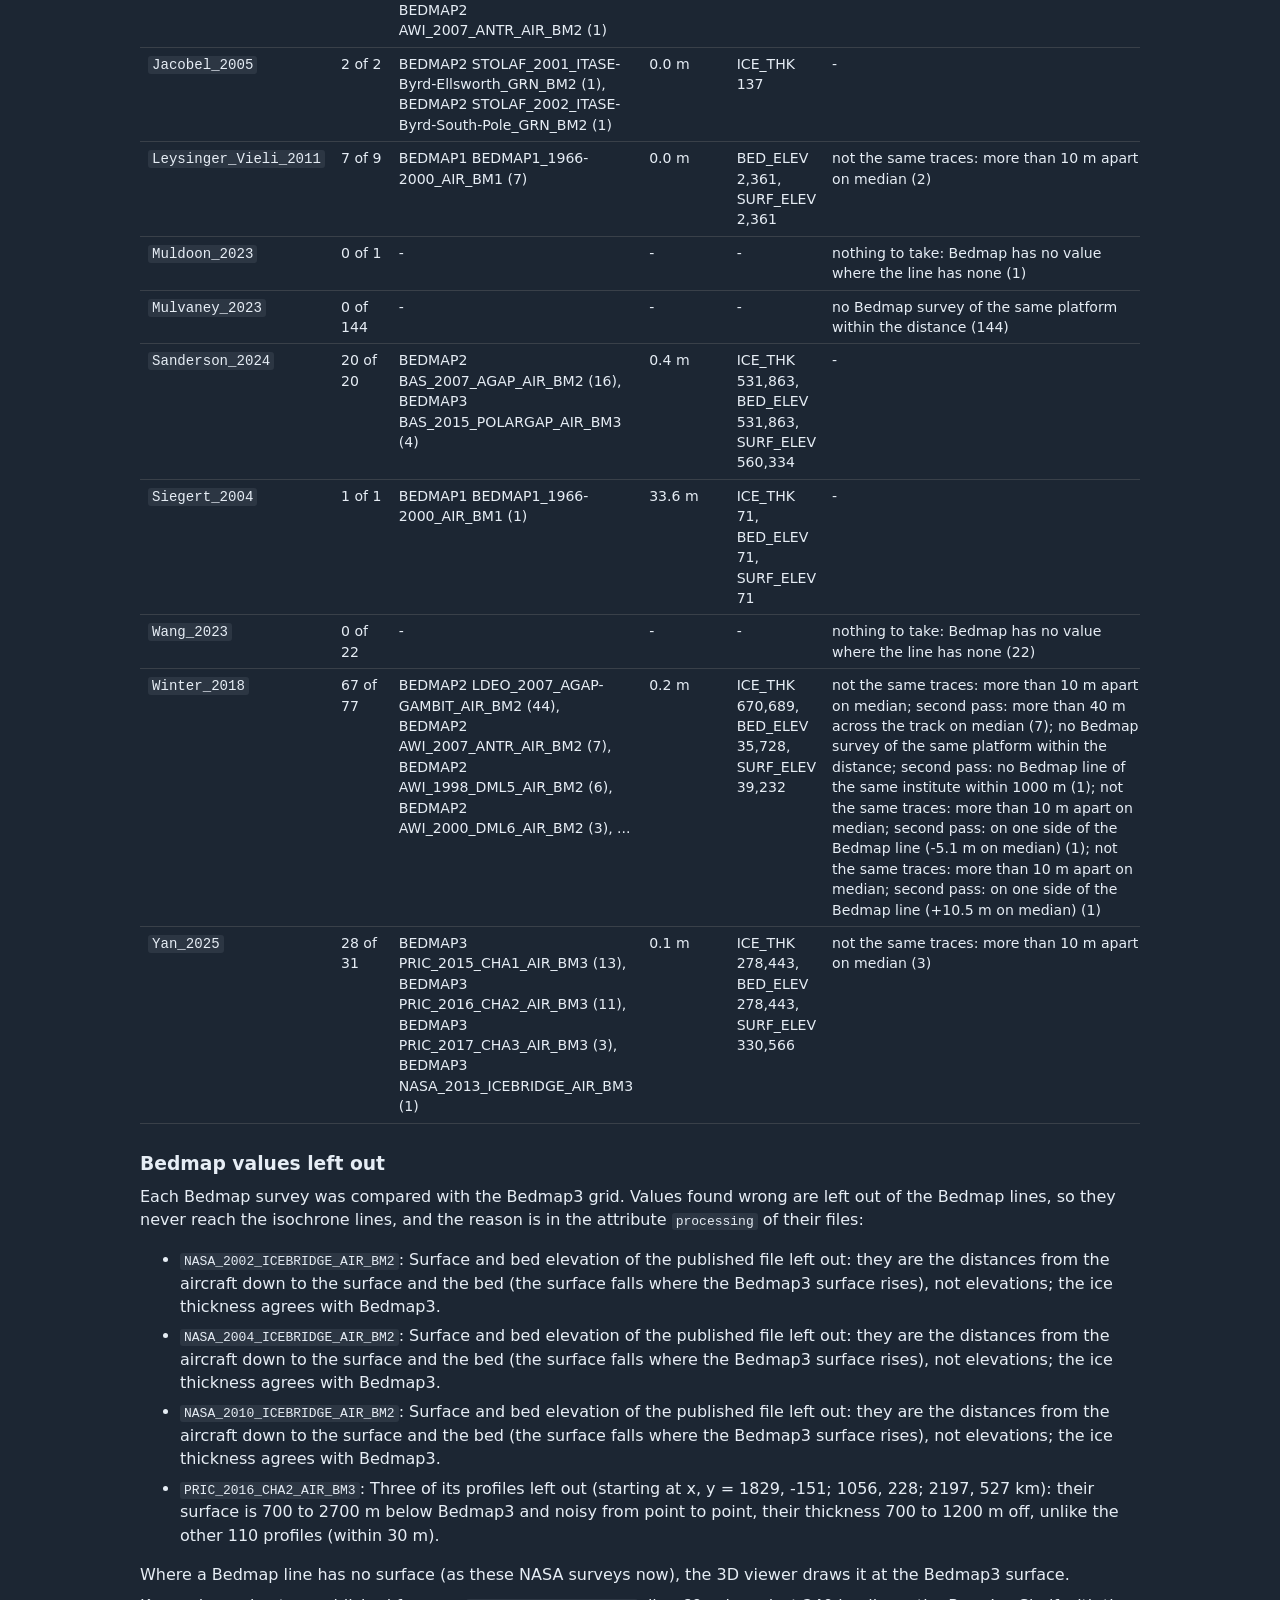
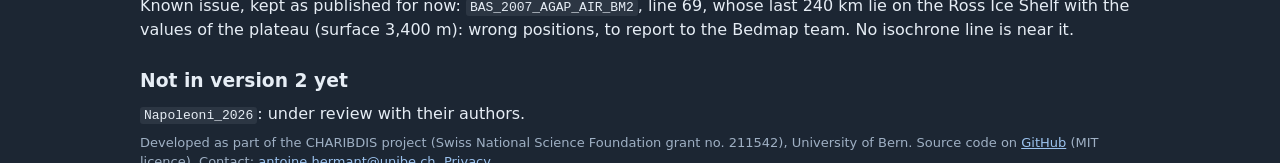
<file: processing/index.html>
<!doctype html>
<html lang="en">
  <!-- Generated by docs/harmonisation/processing_page.py: do not edit -->
  <head>
    <meta charset="UTF-8" />
    <meta name="viewport" content="width=device-width, initial-scale=1.0" />
    <meta name="color-scheme" content="light dark" />
    <meta name="robots" content="noindex, nofollow" />
    <title>Processing · AntADatabase</title>
    <link rel="icon" type="image/png" sizes="192x192" href="/favicon.png" />
    <link rel="icon" type="image/png" sizes="48x48" href="/favicon-48.png" />
    <link rel="apple-touch-icon" href="/apple-touch-icon.png" />
    <meta name="theme-color" content="#2a6aa8" />
    <script>
      // Theme before the first paint, as in src/theme.ts
      const theme = localStorage.getItem("theme");
      const dark = theme !== "Light" && (theme !== "Auto" || matchMedia("(prefers-color-scheme: dark)").matches);
      document.documentElement.dataset.theme = dark ? "dark" : "light";
    </script>
    <script type="module" crossorigin src="/assets/theme-Cf9fWVna.js"></script>
    <script type="module" crossorigin src="/assets/page-C3RSL4xf.js"></script>
    <link rel="stylesheet" crossorigin href="/assets/processing-D7iIvyJm.css">
    <script>if (!new URLSearchParams(location.search).has("key")) {
        const s = document.createElement("script");
        s.async = true;
        s.src = "https://gc.zgo.at/count.js";
        s.dataset.goatcounter = "https://antadatabase.goatcounter.com/count";
        document.head.append(s);
      }</script>
  </head>
  <body>
    <header id="top">
      <div class="wrap">
        <h1><a href="/"><img class="logo" src="/logo.png" alt="" width="34" height="32" />AntADatabase</a></h1>
        <nav>
          <a href="/viewer/">3D viewer</a>
          <a href="https://docs.antadatabase.com/intro.html">Python database</a>
          <a href="/download/">Download</a>
          <a href="/submit/">Submit</a>
          <a href="/contact/">Contact</a>
        </nav>
        <button id="theme-toggle" class="theme-toggle" type="button"></button>
      </div>
    </header>

    <main class="wrap">
      <p class="back"><a href="/">← Home</a></p>
      <h2>How the data is processed</h2>
      <p class="draft">Draft for version 2 of the database, not published yet. Built on 2026-11-23 from the build of version 2.</p>
      <h3>Steps</h3>
      <ol>
<li><strong>Raw files, as published.</strong> Each dataset is compiled again from the files of its
authors, with its metadata from <a href="https://github.com/antoinehermant/anta_json">anta_json</a> (commit <code>95471b1e62</code>). Corrected
files given by the authors replace the published ones where listed below.</li>
<li><strong>Depths.</strong> Travel times are converted to depths with the wave speed of the article, and the
firn correction is added, only where the published depths have none (Cavitte_2020, Wang_2023). Elsewhere the
depths stay as published, with the firn correction of their authors (table below).</li>
<li><strong>Lines.</strong> A line is one file of the database, named by its line ID. Lines are never cut. The
points of a line are put in order along it where its layers were published in separate files. A line only lists
the layers it has values of.</li>
<li><strong>Ice thickness, bed and surface elevation.</strong> Where a raw file gives two of the three, the third
is computed (S = B + T). Where a line has none, they are taken from the Bedmap survey line of the same radar
traces: the nearest Bedmap survey point, never the gridded Bedmap products (rules below).</li>
<li><strong>Where each value comes from.</strong> <code>ICE_THK_SOURCE</code>, <code>BED_ELEV_SOURCE</code> and
<code>SURF_ELEV_SOURCE</code>, per point: 0 the published dataset, 1, 2, 3 a Bedmap1, Bedmap2 or Bedmap3 survey
point, 4 computed from the two other published variables; missing where there is no value.
<code>BEDMAP_POINT_DIST</code>: the distance to that Bedmap point.</li>
<li><strong>Platform and dating.</strong> Each line says whether its radar was airborne or ground-based
(<code>platform</code>), and each layer how it was dated: the attributes <code>dating method</code> (ice-core or
modelled), <code>ice core</code> and <code>chronology</code> of <code>IRH_AGE</code>, one value per layer. Both can be
queried:
<code>db.query(platform="ground-based", dating_method="ice-core")</code>.</li>
</ol>
      <h3>Each dataset</h3>
      <p>The wave speed (m/µs) and firn correction (m) of the articles, how the layers were dated, and what the compilation does to the raw files.</p>
      <div class="table"><table><thead><tr><th>Dataset</th><th>Platform</th><th>Wave speed</th><th>Firn correction</th><th>Dating</th><th>Compilation</th></tr></thead><tbody><tr><td><a href="https://doi.org/10.1029/2019GL086663">Ashmore et al. (2020)</a><br><code>Ashmore_2020</code></td><td>airborne</td><td>168.5</td><td>10 (yes)</td><td>Dating: modelled.</td><td>Missing values taken from the Bedmap survey points of the same traces (&lt;VAR&gt;_SOURCE, BEDMAP_POINT_DIST, attribute reconnection).</td></tr><tr><td><a href="https://doi.org/10.5194/tc-15-1719-2021">Beem et al. (2021)</a><br><code>Beem_2021</code></td><td>airborne</td><td>167</td><td>not stated</td><td>Dating: ice-core. Core: SPICEcore. Chronology: SP19.</td><td>As published.</td></tr><tr><td><a href="https://doi.org/10.1029/2020JF005927">Bodart et al. (2021)</a><br><code>Bodart_2021</code></td><td>airborne</td><td>168.5</td><td>10 (yes)</td><td>Dating: modelled, ice-core. Core: WDC. Chronology: WD2014.</td><td>Ice thickness of R2_OIB_20181022_01.csv and R3_OIB_20181022_01.csv left out: it repeats the same value at almost every point and is about 400 m below Bedmap3 (median), unlike the other files. Points of the layer files less than 1 m apart taken as the same trace: in flight 20161109_03 the files give some traces with coordinates 1 mm to 1 m apart. Missing values taken from the Bedmap survey points of the same traces (&lt;VAR&gt;_SOURCE, BEDMAP_POINT_DIST, attribute reconnection).</td></tr><tr><td><a href="https://doi.org/10.5194/tc-20-1379-2026">Bodart and Sutter (2025a)</a><br><code>Bodart_2025a</code></td><td>airborne</td><td>168.5</td><td>14.6 at EDC; 9.5 at TALDICE (yes)</td><td>Dating: ice-core. Core: TALDICE, [&#x27;TALDICE&#x27;, &#x27;EDC&#x27;], EDC. Chronology: AICC2023.</td><td>As published.</td></tr><tr><td><a href="https://doi.org/10.5194/tc-20-1379-2026">Bodart and Sutter (2025b)</a><br><code>Bodart_2025b</code></td><td>airborne</td><td>169.5</td><td>13 at EDML; 15.5 at Dome Fuji (yes)</td><td>Dating: ice-core. Core: EDML, [&#x27;EDML&#x27;, &#x27;Dome Fuji&#x27;]. Chronology: AICC2023, [&#x27;AICC2023&#x27;, &#x27;DFO-2006&#x27;].</td><td>As published.</td></tr><tr><td><a href="https://doi.org/10.5194/essd-13-4759-2021">Cavitte et al. (2020)</a><br><code>Cavitte_2020</code></td><td>airborne</td><td>168.5 (permittivity 3.17)</td><td>14.60 (NO: added by the compilation (+14.6))</td><td>Dating: ice-core, modelled. Core: EDC. Chronology: AICC2012.</td><td>Firn correction of +14.6 m added by AntADatabase (IRH_DEPTH, ICE_THK; BED_ELEV lowered by it), value of Cavitte et al. (2021). The published depths and ice thickness do not have the firn correction of Cavitte et al. (2021), which dated the IRHs at the depths + 14.6 m at EPICA Dome C. Depths interpolated across the gaps of the HiCARS lines (OIA_JKB2n_*, IRH 1-20) removed, with the picks of M. Cavitte (2025), and on all the lines the interpolated stretches of 2 km or more (depths on a straight line, second difference at most 0.1 m), but for their two ends; of 1 km or more where the other picks of the layer on the line are noisy (less than 60 percent of their second differences within 0.1 m). On ASB_JKB1a_R09Ea, IRH 11 removed in the first 5 km of the line, where it crosses the bed. Ice thickness and bed removed where their sum (the surface) is more than 50 m off its running median over 10 km, and around it while more than 10 m off: both filled across a gap with straight lines of different ends (190 points of ASB_JKB1a_R09Ea).</td></tr><tr><td><a href="https://doi.org/10.5194/tc-17-3461-2023">Chung et al. (2023)</a><br><code>Chung_2023</code></td><td>ground-based</td><td>168.5</td><td>10 +- 3 (yes)</td><td>Dating: ice-core. Core: EDC. Chronology: AICC2012.</td><td>As published.</td></tr><tr><td><a href="https://doi.org/10.5194/tc-19-1153-2025">Franke et al. (2025)</a><br><code>Franke_2025</code></td><td>airborne</td><td>169 (permittivity 3.145-3.15)</td><td>13 (yes)</td><td>Dating: ice-core. Core: EDML. Chronology: AICC2023.</td><td>Missing values taken from the Bedmap survey points of the same traces (&lt;VAR&gt;_SOURCE, BEDMAP_POINT_DIST, attribute reconnection).</td></tr><tr><td><a href="https://doi.org/10.3189/172756405781813348">Jacobel and Welch (2005)</a><br><code>Jacobel_2005</code></td><td>ground-based</td><td>not found</td><td>not found</td><td>Dating: ice-core. Core: Byrd.</td><td>Age uncertainty of 0.5 ka from Bodart et al. (2021); not in the published files. Missing values taken from the Bedmap survey points of the same traces (&lt;VAR&gt;_SOURCE, BEDMAP_POINT_DIST, attribute reconnection).</td></tr><tr><td><a href="https://doi.org/10.1029/2010JF001785">Leysinger-Vieli et al. (2011)</a><br><code>Leysinger_Vieli_2011</code></td><td>airborne</td><td>not stated</td><td>not stated</td><td>Dating: ice-core. Core: Vostok, [&#x27;Vostok&#x27;, &#x27;EDC&#x27;], EDC. Chronology: Vostok-RR2003, [&#x27;Vostok-RR2003&#x27;, &#x27;EDC3&#x27;], EDC3.</td><td>The raw file has no line IDs: lines cut where consecutive points are more than 50 km apart, and named after Table 1 of Leysinger Vieli et al. (2011), which they match by length and point spacing.</td></tr><tr><td><a href="https://doi.org/10.1093/climatesystem/dzy004">Muldoon et al. (2023)</a><br><code>Muldoon_2023</code></td><td>airborne</td><td>168-169.5 (uniform prior)</td><td>from the density profile (yes)</td><td>Dating: ice-core. Core: [&#x27;WDC&#x27;, &#x27;Byrd&#x27;]. Chronology: [&#x27;WD2014&#x27;, None].</td><td>As published.</td></tr><tr><td><a href="https://doi.org/10.5194/tc-17-3461-2023">Mulvaney et al. (2023)</a><br><code>Mulvaney_2023</code></td><td>ground-based</td><td>168.5</td><td>10 +- 3 (yes)</td><td>Dating: ice-core. Core: EDC. Chronology: AICC2012.</td><td>As published.</td></tr><tr><td><a href="https://doi.org/10.1017/jog.2024.60">Sanderson et al. (2024)</a><br><code>Sanderson_2024</code></td><td>airborne</td><td>168.5</td><td>12 (yes)</td><td>Dating: ice-core. Core: [&#x27;SPICEcore&#x27;, &#x27;Vostok&#x27;, &#x27;EDC&#x27;]. Chronology: [&#x27;SP19&#x27;, &#x27;AICC2012&#x27;, &#x27;AICC2012&#x27;].</td><td>Ice thickness of the files left out: it is that of BedMachine v2 (a gridded product), not measured along the lines. Ice thickness, bed and surface elevation from the Bedmap survey points of the same traces. Missing values taken from the Bedmap survey points of the same traces (&lt;VAR&gt;_SOURCE, BEDMAP_POINT_DIST, attribute reconnection).</td></tr><tr><td><a href="https://doi.org/10.1029/2004GL020290">Siegert and Payne (2004)</a><br><code>Siegert_2004</code></td><td>airborne</td><td>168 (Siegert et al. 2005, for the pulse length only)</td><td>not stated</td><td>Dating: ice-core. Core: Byrd.</td><td>The raw files have no line IDs: lines named after the dataset. Age uncertainties from Ashmore et al. (2020), for all layers but the 0.8 ka one; not in the published files. Missing values taken from the Bedmap survey points of the same traces (&lt;VAR&gt;_SOURCE, BEDMAP_POINT_DIST, attribute reconnection).</td></tr><tr><td><a href="https://doi.org/10.5194/tc-17-4297-2023">Wang et al. (2023)</a><br><code>Wang_2023</code></td><td>airborne</td><td>168.5</td><td>15.5 (B53 core) (NO: raw data are travel times, converted by the compilation (wave speed and firn))</td><td>Dating: ice-core. Core: Dome Fuji. Chronology: DFO-2006.</td><td>Two-way travel times converted to depths with 0.08425 m/ns (IRH_DEPTH, ICE_THK). Firn correction of +15.5 m added by AntADatabase (IRH_DEPTH, ICE_THK), value of Wang et al. (2023). Wave speed of 168.5 m/us as in Wang et al. (2023).</td></tr><tr><td><a href="https://doi.org/10.5194/essd-11-1069-2019">Winter et al. (2018)</a><br><code>Winter_2018</code></td><td>airborne</td><td>168.5</td><td>13 (DML, Vostok); EDC from Winter et al. 2017 (yes)</td><td>Dating: ice-core. Core: [&#x27;EDC&#x27;, &#x27;Vostok&#x27;], [&#x27;EDML&#x27;, &#x27;Dome Fuji&#x27;]. Chronology: AICC2012, [&#x27;AICC2012&#x27;, &#x27;DFO-2006&#x27;].</td><td>Lines from the column Line of the published files. Missing values taken from the Bedmap survey points of the same traces (&lt;VAR&gt;_SOURCE, BEDMAP_POINT_DIST, attribute reconnection).</td></tr><tr><td><a href="https://doi.org/10.1017/jog.2025.15">Yan et al. (2025)</a><br><code>Yan_2025</code></td><td>airborne</td><td>168.5</td><td>none mentioned (no correction described: likely none)</td><td>Dating: ice-core, modelled. Core: EDC. Chronology: AICC2012.</td><td>Line IDs are the names of the raw files, without their ending _depth. Missing values taken from the Bedmap survey points of the same traces (&lt;VAR&gt;_SOURCE, BEDMAP_POINT_DIST, attribute reconnection).</td></tr></tbody></table></div>
      <h3>Ice thickness, bed and surface from Bedmap</h3>
      
<ul>
<li>Only Bedmap surveys of the same platform: airborne lines with the airborne surveys, ground-based lines with the
ground surveys (and the seismic soundings). The radar on the ground traces other ice than an aircraft flying over
it.</li>
<li>For each point, the nearest point of the Bedmap survey within 50 m. One survey per line, chosen by the most
points matched (the newest generation when two are close): values are never mixed from two surveys.</li>
<li>The survey is only taken if its points are within 10 m of those of the line, on median: the same
traces are 0 to 7 m apart, other flights over the same place 25 to 42 m. Exception: Siegert_2004, 50 m, whose flights Bedmap1 has in short pieces only (so its fill has gaps).</li>
<li>Published values are never replaced. A line with nothing missing is not changed.</li>
</ul>

      <div class="table"><table><thead><tr><th>Dataset</th><th>Lines filled</th><th>Bedmap survey (lines)</th><th>Distance (median)</th><th>Points filled</th><th>Not filled</th></tr></thead><tbody><tr><td><code>Ashmore_2020</code></td><td>58 of 58</td><td>BEDMAP3 BAS_2010_IMAFI_AIR_BM3 (56), BEDMAP2 BAS_2010_IMAFI_AIR_BM2 (2)</td><td>1.2 m</td><td>ICE_THK 785,575, BED_ELEV 785,575, SURF_ELEV 789,740</td><td>-</td></tr><tr><td><code>Bodart_2021</code></td><td>34 of 34</td><td>BEDMAP2 BAS_2004_BBAS_AIR_BM2 (30), BEDMAP3 NASA_2018_ICEBRIDGE_AIR_BM3 (3), BEDMAP3 NASA_2016_ICEBRIDGE_AIR_BM3 (1)</td><td>3.8 m</td><td>ICE_THK 52,693, BED_ELEV 589,945, SURF_ELEV 798,033</td><td>-</td></tr><tr><td><code>Cavitte_2020</code></td><td>46 of 48</td><td>BEDMAP3 UTIG_2016_OLDICE_AIR_BM3 (30), BEDMAP3 UTIG_2010_ICECAP_AIR_BM3 (16)</td><td>5.5 m</td><td>ICE_THK 1,079, BED_ELEV 1,082, SURF_ELEV 3,289</td><td>not the same traces: more than 10 m apart on median (2)</td></tr><tr><td><code>Chung_2023</code></td><td>0 of 12</td><td>-</td><td>-</td><td>-</td><td>no Bedmap survey of the same platform within the distance (12)</td></tr><tr><td><code>Franke_2025</code></td><td>59 of 196</td><td>BEDMAP3 AWI_2018_JURAS_AIR_BM3 (42), BEDMAP2 AWI_2001_DML7_AIR_BM2 (14), BEDMAP2 AWI_2004_DML10_AIR_BM2 (2), BEDMAP2 AWI_2007_ANTR_AIR_BM2 (1)</td><td>0.0 m</td><td>ICE_THK 4,970</td><td>not the same traces: more than 10 m apart on median (131); no Bedmap survey of the same platform within the distance (6)</td></tr><tr><td><code>Jacobel_2005</code></td><td>2 of 2</td><td>BEDMAP2 STOLAF_2001_ITASE-Byrd-Ellsworth_GRN_BM2 (1), BEDMAP2 STOLAF_2002_ITASE-Byrd-South-Pole_GRN_BM2 (1)</td><td>0.0 m</td><td>ICE_THK 137</td><td>-</td></tr><tr><td><code>Leysinger_Vieli_2011</code></td><td>7 of 9</td><td>BEDMAP1 BEDMAP1_1966-2000_AIR_BM1 (7)</td><td>0.0 m</td><td>BED_ELEV 2,361, SURF_ELEV 2,361</td><td>not the same traces: more than 10 m apart on median (2)</td></tr><tr><td><code>Muldoon_2023</code></td><td>0 of 1</td><td>-</td><td>-</td><td>-</td><td>nothing to take: Bedmap has no value where the line has none (1)</td></tr><tr><td><code>Mulvaney_2023</code></td><td>0 of 144</td><td>-</td><td>-</td><td>-</td><td>no Bedmap survey of the same platform within the distance (144)</td></tr><tr><td><code>Sanderson_2024</code></td><td>20 of 20</td><td>BEDMAP2 BAS_2007_AGAP_AIR_BM2 (16), BEDMAP3 BAS_2015_POLARGAP_AIR_BM3 (4)</td><td>0.4 m</td><td>ICE_THK 531,863, BED_ELEV 531,863, SURF_ELEV 560,334</td><td>-</td></tr><tr><td><code>Siegert_2004</code></td><td>1 of 1</td><td>BEDMAP1 BEDMAP1_1966-2000_AIR_BM1 (1)</td><td>33.6 m</td><td>ICE_THK 71, BED_ELEV 71, SURF_ELEV 71</td><td>-</td></tr><tr><td><code>Wang_2023</code></td><td>0 of 22</td><td>-</td><td>-</td><td>-</td><td>nothing to take: Bedmap has no value where the line has none (22)</td></tr><tr><td><code>Winter_2018</code></td><td>67 of 77</td><td>BEDMAP2 LDEO_2007_AGAP-GAMBIT_AIR_BM2 (44), BEDMAP2 AWI_2007_ANTR_AIR_BM2 (7), BEDMAP2 AWI_1998_DML5_AIR_BM2 (6), BEDMAP2 AWI_2000_DML6_AIR_BM2 (3), ...</td><td>0.2 m</td><td>ICE_THK 670,689, BED_ELEV 35,728, SURF_ELEV 39,232</td><td>not the same traces: more than 10 m apart on median; second pass: more than 40 m across the track on median (7); no Bedmap survey of the same platform within the distance; second pass: no Bedmap line of the same institute within 1000 m (1); not the same traces: more than 10 m apart on median; second pass: on one side of the Bedmap line (-5.1 m on median) (1); not the same traces: more than 10 m apart on median; second pass: on one side of the Bedmap line (+10.5 m on median) (1)</td></tr><tr><td><code>Yan_2025</code></td><td>28 of 31</td><td>BEDMAP3 PRIC_2015_CHA1_AIR_BM3 (13), BEDMAP3 PRIC_2016_CHA2_AIR_BM3 (11), BEDMAP3 PRIC_2017_CHA3_AIR_BM3 (3), BEDMAP3 NASA_2013_ICEBRIDGE_AIR_BM3 (1)</td><td>0.1 m</td><td>ICE_THK 278,443, BED_ELEV 278,443, SURF_ELEV 330,566</td><td>not the same traces: more than 10 m apart on median (3)</td></tr></tbody></table></div>
      <h3>Bedmap values left out</h3>
      <p>Each Bedmap survey was compared with the Bedmap3 grid. Values found wrong are left out of the Bedmap lines, so they never reach the isochrone lines, and the reason is in the attribute <code>processing</code> of their files:</p><ul><li><code>NASA_2002_ICEBRIDGE_AIR_BM2</code>: Surface and bed elevation of the published file left out: they are the distances from the aircraft down to the surface and the bed (the surface falls where the Bedmap3 surface rises), not elevations; the ice thickness agrees with Bedmap3.</li><li><code>NASA_2004_ICEBRIDGE_AIR_BM2</code>: Surface and bed elevation of the published file left out: they are the distances from the aircraft down to the surface and the bed (the surface falls where the Bedmap3 surface rises), not elevations; the ice thickness agrees with Bedmap3.</li><li><code>NASA_2010_ICEBRIDGE_AIR_BM2</code>: Surface and bed elevation of the published file left out: they are the distances from the aircraft down to the surface and the bed (the surface falls where the Bedmap3 surface rises), not elevations; the ice thickness agrees with Bedmap3.</li><li><code>PRIC_2016_CHA2_AIR_BM3</code>: Three of its profiles left out (starting at x, y = 1829, -151; 1056, 228; 2197, 527 km): their surface is 700 to 2700 m below Bedmap3 and noisy from point to point, their thickness 700 to 1200 m off, unlike the other 110 profiles (within 30 m).</li></ul><p>Where a Bedmap line has no surface (as these NASA surveys now), the 3D viewer draws it at the Bedmap3 surface.</p><p>Known issue, kept as published for now: <code>BAS_2007_AGAP_AIR_BM2</code>, line 69, whose last 240 km lie on the Ross Ice Shelf with the values of the plateau (surface 3,400 m): wrong positions, to report to the Bedmap team. No isochrone line is near it.</p>
      <h3>Not in version 2 yet</h3><p><code>Napoleoni_2026</code>: under review with their authors.</p>
    </main>
    <footer class="wrap muted">
      Developed as part of the CHARIBDIS project (Swiss National Science Foundation grant no. 211542), University of
      Bern. Source code on <a href="https://github.com/antoinehermant/anta_database" target="_blank" rel="noopener">GitHub</a>
      (MIT licence). Contact: <a href="mailto:antoine.hermant@unibe.ch">antoine.hermant@unibe.ch</a>. <a href="/privacy/">Privacy</a>.
    </footer>
  </body>
</html>
</file>
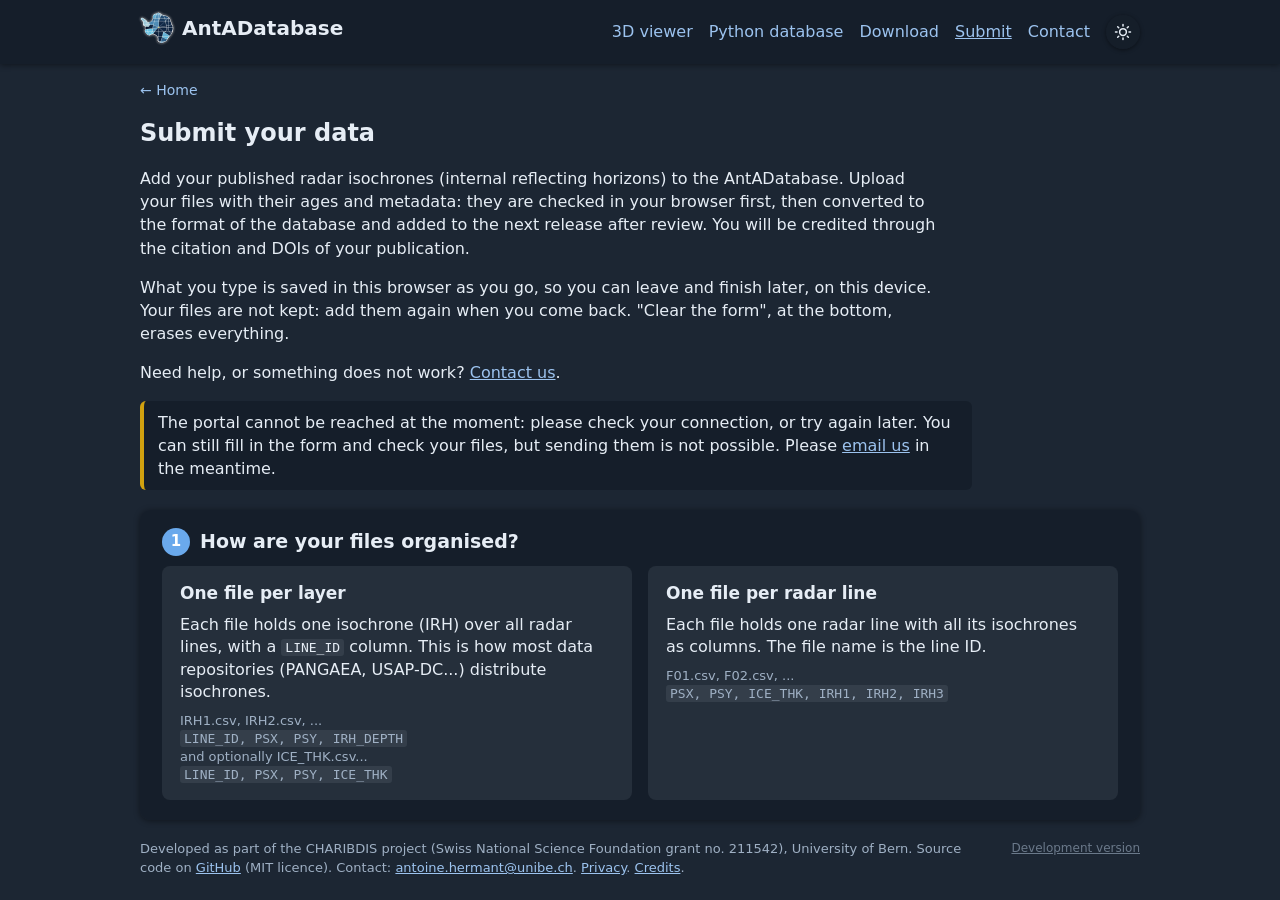
<file: submit/index.html>
<!doctype html>
<html lang="en">
  <head>
    <meta charset="UTF-8" />
    <meta name="viewport" content="width=device-width, initial-scale=1.0" />
    <meta name="color-scheme" content="light dark" />
    <title>Submit your data to the AntADatabase</title>
    <meta name="description" content="Submit published radar isochrones (internal reflecting horizons) of Antarctica to the AntADatabase: upload CSV or TAB files with their ages and metadata, checked in your browser before sending." />
    <link rel="canonical" href="https://antadatabase.com/submit/" />
    <link rel="icon" type="image/png" sizes="192x192" href="/favicon.png" />
    <link rel="icon" type="image/png" sizes="48x48" href="/favicon-48.png" />
    <link rel="apple-touch-icon" href="/apple-touch-icon.png" />
    <meta name="theme-color" content="#2a6aa8" />
    <meta property="og:type" content="website" />
    <meta property="og:site_name" content="AntADatabase" />
    <meta property="og:title" content="Submit your data to the AntADatabase" />
    <meta property="og:description" content="Add your published radar isochrones of Antarctica to the AntADatabase." />
    <meta property="og:url" content="https://antadatabase.com/submit/" />
    <meta property="og:image" content="https://antadatabase.com/og-image.jpg?v=6" />
    <meta name="twitter:card" content="summary_large_image" />
    <script>
      // Theme before the first paint, as in src/theme.ts: dark unless "Light" (or "Auto"
      // and a light browser) was chosen
      const theme = localStorage.getItem("theme");
      const dark = theme !== "Light" && (theme !== "Auto" || matchMedia("(prefers-color-scheme: dark)").matches);
      document.documentElement.dataset.theme = dark ? "dark" : "light";
    </script>
    <script type="module" crossorigin src="/assets/submit-B0an5R7g.js"></script>
    <link rel="modulepreload" crossorigin href="/assets/theme-Cf9fWVna.js">
    <link rel="modulepreload" crossorigin href="/assets/icecore-sites-Bagjlgmz.js">
    <link rel="modulepreload" crossorigin href="/assets/sitedata-Df_UKMqn.js">
    <link rel="modulepreload" crossorigin href="/assets/verify-CTFEigtI.js">
    <link rel="stylesheet" crossorigin href="/assets/submit-DS2BD5yk.css">
    <script>if (!new URLSearchParams(location.search).has("key")) {
        const s = document.createElement("script");
        s.async = true;
        s.src = "https://gc.zgo.at/count.js";
        s.dataset.goatcounter = "https://antadatabase.goatcounter.com/count";
        document.head.append(s);
      }</script>
  </head>
  <body>
    <header id="top">
      <div class="wrap">
        <h1><a href="/"><img class="logo" src="/logo.png" alt="" width="34" height="32" />AntADatabase</a></h1>
        <nav>
          <a href="/viewer/">3D viewer</a>
          <a href="https://docs.antadatabase.com/intro.html">Python database</a>
          <a href="/download/">Download</a>
          <a href="/submit/" aria-current="page">Submit</a>
          <a href="/contact/">Contact</a>
        </nav>
        <button id="theme-toggle" class="theme-toggle" type="button"></button>
      </div>
    </header>

    <main class="wrap">
      <p class="back"><a href="/">← Home</a></p>
      <!-- Until the portal is public (VITE_PORTAL_PUBLIC=true): this placeholder instead of the form,
           which is in the development version of the page (/submit/?dev) -->
      <section id="construction" hidden>
        <svg class="icon" viewBox="0 0 64 64" aria-hidden="true" fill="none" stroke="currentColor" stroke-width="3" stroke-linejoin="round">
          <path d="M32 6 59 54H5Z" />
          <path d="M32 24v14M32 45v1" stroke-linecap="round" />
        </svg>
        <h2>Submit your data</h2>
        <p class="lead">This portal is under construction. Please come back later.</p>
        <p>
          Soon you will be able to upload your radar isochrones here, as CSV files, with their metadata (ages, institute,
          project, radar system, citation and DOIs). They will be checked and converted to the format of the database, and
          added to the next release after review.
        </p>
        <p>
          In the meantime, if you have published isochrones that are not in the database yet, we would be glad to add
          them: please <a href="/contact/?topic=submission">contact us</a>.
        </p>
      </section>
      <section id="intro" hidden>
        <h2>Submit your data</h2>
        <p>
          Add your published radar isochrones (internal reflecting horizons) to the AntADatabase. Upload your files with
          their ages and metadata: they are checked in your browser first, then converted to the format of the database
          and added to the next release after review. You will be credited through the citation and DOIs of your
          publication.
        </p>
        <p>
          What you type is saved in this browser as you go, so you can leave and finish later, on this device. Your
          files are not kept: add them again when you come back. "Clear the form", at the bottom, erases everything.
        </p>
        <p>Need help, or something does not work? <a href="/contact/">Contact us</a>.</p>
        <p id="open-notice" class="notice open" hidden>
          <strong>The portal is now open for submissions.</strong> We appreciate every contribution, and any feedback
          on the portal: <a href="/contact/">tell us</a> what works well and what could be better.
        </p>
        <p id="closed" class="notice" hidden>
          <span id="closed-message">The portal is not open for submissions at the moment.</span> You can still fill in
          the form and check your files, but sending them is not possible. Please
          <a href="mailto:antoine.hermant@unibe.ch">email us</a> in the meantime.
        </p>
        <p id="dev-banner" class="notice" hidden>
          <strong>Development version</strong> of the submission portal, for tests: submissions sent from this page are
          marked as tests. <a href="/submit/">Public page</a>
        </p>
        <p id="dev-tools" hidden>
          <button type="button" id="dev-fill">Fill with the fake submission</button>
          <span class="muted">Development only: fills the fields with the metadata of the fake dataset made by
            portal/dev/make_fake_data.py (dev/fake_submission.json); then add its files.</span>
        </p>
      </section>

      <form id="form" novalidate hidden>
        <section class="step" id="step-structure">
          <h3><span class="number">1</span> How are your files organised?</h3>
          <div class="choices">
            <button type="button" class="choice" data-structure="layer">
              <strong>One file per layer</strong>
              <span>Each file holds one isochrone (IRH) over all radar lines, with a <code>LINE_ID</code> column. This is
                how most data repositories (PANGAEA, USAP-DC...) distribute isochrones.</span>
              <span class="example">
                IRH1.csv, IRH2.csv, ...<br />
                <code>LINE_ID, PSX, PSY, IRH_DEPTH</code><br />
                and optionally ICE_THK.csv...<br />
                <code>LINE_ID, PSX, PSY, ICE_THK</code>
              </span>
            </button>
            <button type="button" class="choice" data-structure="line">
              <strong>One file per radar line</strong>
              <span>Each file holds one radar line with all its isochrones as columns. The file name is the line
                ID.</span>
              <span class="example">
                F01.csv, F02.csv, ...<br />
                <code>PSX, PSY, ICE_THK, IRH1, IRH2, IRH3</code>
              </span>
            </button>
          </div>
        </section>

        <div id="steps" hidden>
          <section class="step" id="step-publication">
            <h3><span class="number">2</span> Publication</h3>
            <p class="muted">The AntADatabase only distributes datasets published in a data repository (PANGAEA, Zenodo,
              USAP-DC, the UK Polar Data Centre...). Unpublished datasets are accepted for review only.</p>
            <fieldset class="consent">
              <legend>Can the AntADatabase redistribute your data?</legend>
              <label class="check">
                <input type="radio" name="licence" value="yes" data-bind="licence" />
                <span><strong>Yes:</strong> the dataset is published in a data repository, and I am entitled to share it so
                that the AntADatabase redistributes it openly, with the citation and DOIs below: the compiled data, and the
                files I send as they are.</span>
              </label>
              <label class="check">
                <input type="radio" name="licence" value="review" data-bind="licence" />
                <span><strong>Review only:</strong> the dataset is not published yet, or must not be redistributed, but I
                would like the AntADatabase team to check that it follows the standards of the database (e.g. before
                publishing it). It stays private and is not added to the database; you can submit it again once it can
                be shared.</span>
              </label>
              <label class="check">
                <input type="radio" name="licence" value="no" data-bind="licence" />
                <span><strong>No:</strong> I am not entitled to share this data.</span>
              </label>
              <p id="licence-message" class="notice" hidden></p>
            </fieldset>
            <p class="muted">The dataset is named and cited after the publication describing it, or the dataset itself.</p>
            <div class="grid">
              <label>DOI of the dataset
                <input data-bind="publication.doi_dataset" placeholder="10.1594/PANGAEA.957176" />
                <span class="hint">Required, except for review only: it is how users find and cite the original data.</span>
              </label>
              <label><span>DOI of the article <span class="muted">(optional)</span></span>
                <span class="with-button">
                  <input data-bind="publication.doi_article" placeholder="10.5194/tc-17-3461-2023" />
                  <button type="button" id="doi-fill">Fill from DOI</button>
                </span>
              </label>
              <label>Family name of the first author
                <input data-bind="publication.first_author" placeholder="Chung" autocomplete="off" />
              </label>
              <label>Year of publication
                <input data-bind="publication.year" inputmode="numeric" maxlength="4" placeholder="2023" />
              </label>
              <label class="check"><input type="checkbox" data-bind="publication.et_al" /> More than one author (et al.)</label>
            </div>
            <p id="doi-status" class="muted"></p>
            <p id="citation" class="result"></p>
            <ul id="publication-issues" class="issues"></ul>
          </section>

          <section class="step" id="step-survey">
            <h3><span class="number">3</span> Survey</h3>
            <p class="muted">
              For the whole dataset. Choose from the names already in the database where possible (start typing), so that
              the filters find your data with the others. Press Enter or comma to add a name.
            </p>
            <div class="grid">
              <label>Institute(s)
                <span class="tags" data-tags="survey.institutes" data-suggest="institutes"><input placeholder="UTIG" /></span>
              </label>
              <label>Project(s)
                <span class="tags" data-tags="survey.projects" data-suggest="projects"><input placeholder="BE-OI" /></span>
              </label>
              <label>Radar instrument(s)
                <span class="tags" data-tags="survey.radar_instruments" data-suggest="radar_instruments"><input placeholder="HiCARS" /></span>
              </label>
              <label>Acquisition year (period)
                <input data-bind="survey.acquisition_year" maxlength="9" placeholder="2019, or 2010-2011" />
              </label>
            </div>
            <div id="radar-platforms" hidden></div>
            <datalist id="suggest-institutes"></datalist>
            <datalist id="suggest-projects"></datalist>
            <datalist id="suggest-radar_instruments"></datalist>
          </section>

          <section class="step" id="step-files">
            <h3><span class="number">4</span> Files</h3>
            <div id="columns-help"></div>
            <fieldset id="firn" class="consent">
              <legend>Do the depths of your files include a firn correction?</legend>
              <label class="check">
                <input type="radio" name="firn" value="yes" data-bind="firn.applied" />
                <span><strong>Yes:</strong> a firn correction was added to the depths.</span>
              </label>
              <label class="check">
                <input type="radio" name="firn" value="no" data-bind="firn.applied" />
                <span><strong>No:</strong> the depths are the travel times converted with the wave speed in ice only.</span>
              </label>
              <label class="check">
                <input type="radio" name="firn" value="unknown" data-bind="firn.applied" />
                <span><strong>Not known:</strong> the files and the article do not say.</span>
              </label>
              <label id="firn-value" hidden>Firn correction added (m)
                <input data-bind="firn.value" inputmode="decimal" maxlength="6" placeholder="10" /></label>
            </fieldset>
            <label id="dropzone">
              <input type="file" id="file-input" multiple accept=".csv,.tab" />
              <strong>Drop your files here</strong> or click to choose them
              <span class="muted">.csv (comma separated) or .tab (tab separated): up to 200 files, 1 GB per file and 5 GB in total</span>
            </label>
            <p class="muted">
              The portal takes text tables only, as .csv or .tab files. Is your data in another format (Excel, netCDF,
              HDF5, MATLAB, shapefile...)? Please <a href="/contact/">contact us</a>: we will find a way to add it.
            </p>
            <p id="files-status" class="muted"></p>
            <p id="files-reload" class="notice" hidden></p>
            <div id="file-list"></div>
            <div id="no-line-ids" class="notice" hidden>
              <p id="no-line-ids-text"></p>
              <label>
                Line ID (optional)
                <input data-bind="line_id" autocomplete="off" />
              </label>
            </div>
          </section>

          <section class="step" id="step-layers">
            <h3><span class="number">5</span> Ages of the layers</h3>
            <p class="muted">
              For each isochrone, first how it was dated: at an ice core (traced to the core and given the age of its
              chronology), or by a model. Then its age in years, as published: an age and its uncertainty (e.g.
              38100 ± 900), or, for a modelled age, the range given by the model (e.g. 2900 to 6900 years) with the
              <em>range</em> button. Every layer needs an age. The core and chronology, or the model and its reference,
              are optional but help compare the ages across datasets.
            </p>
            <div id="layers"><p class="muted">Add your files first.</p></div>
          </section>

          <section class="step" id="step-contributor">
            <h3><span class="number">6</span> About you</h3>
            <p class="muted">To contact you about the submission. Your details are not published.</p>
            <div class="grid">
              <label>Name <input data-bind="contributor.name" autocomplete="name" /></label>
              <label>Affiliation <input data-bind="contributor.affiliation" autocomplete="organization" /></label>
              <label>Email
                <span class="with-button">
                  <input type="email" data-bind="contributor.email" autocomplete="email" />
                  <button type="button" id="send-code">Send a code</button>
                </span>
              </label>
              <label>ORCID <span class="muted">(optional)</span>
                <input data-bind="contributor.orcid" placeholder="0000-0002-1825-0097" /></label>
              <label id="code-field" hidden>Code from the email
                <span class="with-button">
                  <input id="code" inputmode="numeric" maxlength="6" autocomplete="one-time-code" placeholder="123456" />
                  <button type="button" id="check-code">Verify</button>
                </span>
              </label>
            </div>
            <p id="verify-status" class="muted">We send you a code to verify your email address before you can submit.</p>
            <label class="wide">Notes <span class="muted">(optional: wave speed used, processing, what the non-standard columns
              hold, anything we should know; kept with your raw files, and published with them)</span>
              <textarea data-bind="notes" rows="3"></textarea>
            </label>
            <!-- Left empty by people, filled by bots -->
            <label class="hp" aria-hidden="true">Website <input id="website" name="website" tabindex="-1" autocomplete="off" /></label>
          </section>

          <section class="step" id="step-review">
            <h3><span class="number">7</span> Check and submit</h3>
            <div id="review">
              <canvas id="map" title="Points of the submitted files"></canvas>
              <div>
                <p id="summary"></p>
                <ul id="issues" class="issues"></ul>
              </div>
            </div>
            <p class="actions">
              <button type="submit" id="submit">Submit</button>
              <button type="button" id="reset">Clear the form</button>
              <span id="submit-status" class="muted"></span>
            </p>
            <progress id="submit-progress" hidden></progress>
          </section>
        </div>
      </form>

      <section id="receipt" class="step" hidden>
        <h3>Thank you!</h3>
        <p>Your submission <code id="receipt-id"></code> was received.</p>
        <p>
          It is now checked and converted to the format of the database. You will hear from us at
          <strong id="receipt-email"></strong> once it is reviewed.
        </p>
        <p id="receipt-preview-text" hidden>
          <a id="receipt-preview" class="button" target="_blank" rel="noopener">See your dataset in 3D</a><br />
          <span class="muted">A private preview, only for people with the link (also in your email). It shows the
          progress while your dataset is prepared, usually a few minutes, and is removed once the review is done.</span>
        </p>
        <p><button type="button" id="new-submission">Submit another dataset</button></p>
      </section>
    </main>

    <footer class="wrap muted">
      <a id="dev-link" class="dev-link" href="/submit/?dev">Development version</a>
      Developed as part of the CHARIBDIS project (Swiss National Science Foundation grant no. 211542), University of
      Bern. Source code on <a href="https://github.com/antoinehermant/anta_database" target="_blank" rel="noopener">GitHub</a>
      (MIT licence). Contact: <a href="mailto:antoine.hermant@unibe.ch">antoine.hermant@unibe.ch</a>. <a href="/privacy/">Privacy</a>. <a href="/credits/">Credits</a>.
    </footer>
  </body>
</html>
</file>
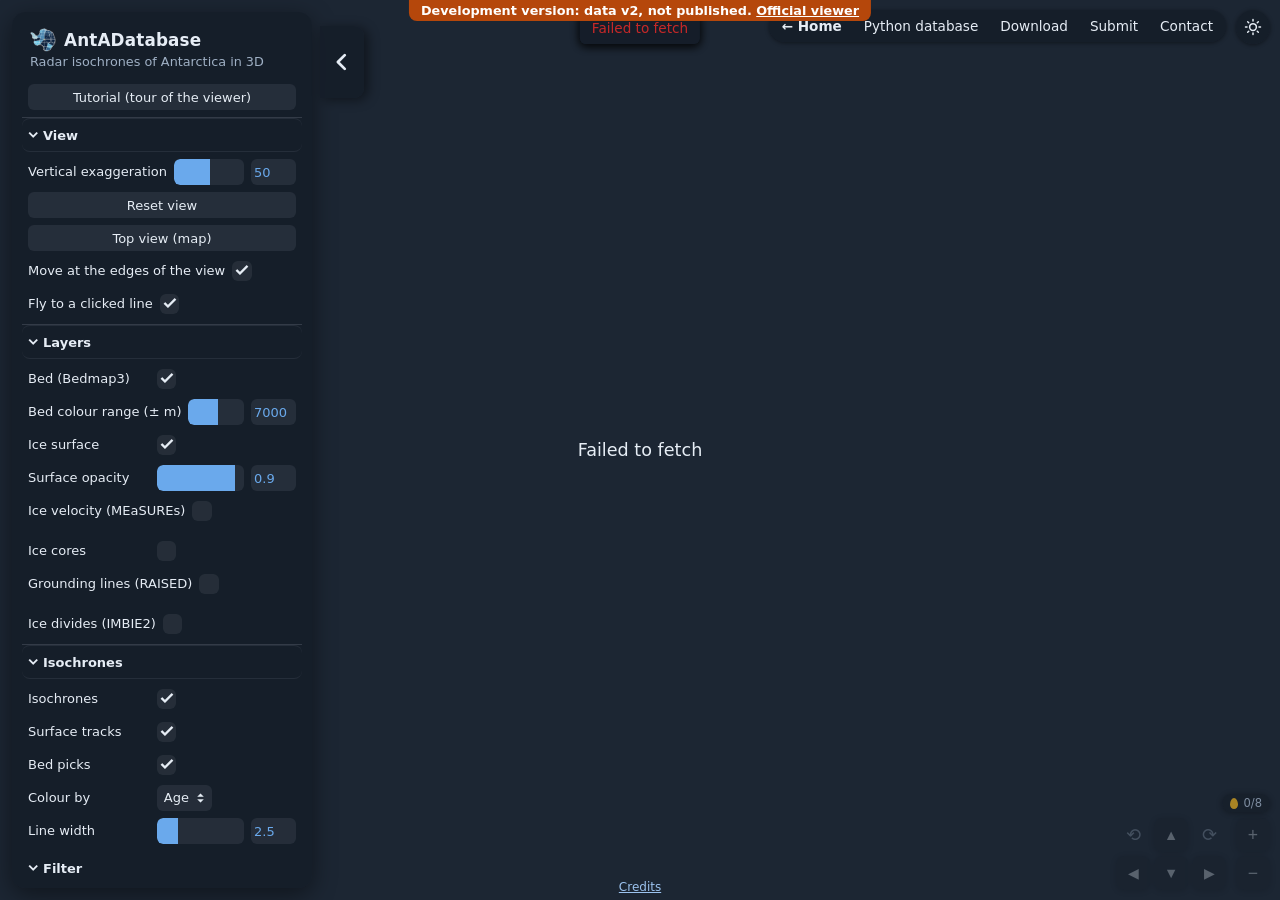
<file: viewer-dev/index.html>
<!doctype html>
<html lang="en">
  <head>
    <meta charset="UTF-8" />
    <meta name="viewport" content="width=device-width, initial-scale=1.0" />
    <meta name="color-scheme" content="light dark" />
    <title>AntADatabase 3D viewer</title>
    <meta name="description" content="Explore Antarctic radar isochrones (internal reflecting horizons) from the AntADatabase in 3D, over Bedmap3 bed and ice surface topography." />
    <link rel="icon" type="image/png" sizes="192x192" href="/viewer-dev/favicon.png" />
    <link rel="icon" type="image/png" sizes="48x48" href="/viewer-dev/favicon-48.png" />
    <link rel="apple-touch-icon" href="/viewer-dev/apple-touch-icon.png" />
    <meta name="theme-color" content="#2a6aa8" />
    <!-- Link previews (Discord, Slack, LinkedIn, ...): image URLs must be absolute -->
    <meta property="og:type" content="website" />
    <meta property="og:site_name" content="AntADatabase" />
    <meta property="og:title" content="AntADatabase 3D viewer" />
    <meta property="og:description" content="Explore Antarctic radar isochrones from the AntADatabase in 3D, over Bedmap3 topography." />
    <meta property="og:url" content="https://antadatabase.com/viewer/" />
    <meta property="og:image" content="https://antadatabase.com/og-image.jpg?v=6" />
    <meta property="og:image:width" content="1200" />
    <meta property="og:image:height" content="630" />
    <meta property="og:image:alt" content="3D view of Antarctica with radar isochrones coloured by age under the ice surface, over the Bedmap3 bed topography, with radar tracks and survey aircraft" />
    <meta name="twitter:card" content="summary_large_image" />
    <script>
      // Theme before the first paint, as in src/theme.ts: dark unless "Light" (or "Auto"
      // and a light browser) was chosen
      const theme = localStorage.getItem("theme");
      const dark = theme !== "Light" && (theme !== "Auto" || matchMedia("(prefers-color-scheme: dark)").matches);
      document.documentElement.dataset.theme = dark ? "dark" : "light";
    </script>
    <script type="module" crossorigin src="/viewer-dev/assets/theme-Cf9fWVna.js"></script>
    <script type="module" crossorigin src="/viewer-dev/assets/icecore-sites-Bagjlgmz.js"></script>
    <script type="module" crossorigin src="/viewer-dev/assets/sitedata-Df_UKMqn.js"></script>
    <script type="module" crossorigin src="/viewer-dev/assets/main-CfvB_Lo-.js"></script>
    <link rel="stylesheet" crossorigin href="/viewer-dev/assets/main-KeTO5MHP.css">
    <script>if (!new URLSearchParams(location.search).has("key")) {
        const s = document.createElement("script");
        s.async = true;
        s.src = "https://gc.zgo.at/count.js";
        s.dataset.goatcounter = "https://antadatabase.goatcounter.com/count";
        document.head.append(s);
      }</script>
    <meta name="robots" content="noindex, nofollow">
  </head>
  <body>
    <div id="dev-banner" style="position:fixed;top:0;left:50%;transform:translateX(-50%);z-index:50;padding:3px 12px;border-radius:0 0 8px 8px;background:#b5470b;color:#fff;font:600 0.8rem system-ui,sans-serif">Development version: data v2, not published. <a href="/viewer/" style="color:#fff">Official viewer</a></div>

    <div id="app"></div>
    <aside id="sidebar">
      <header>
        <h1><img class="logo" src="/viewer-dev/logo.png" alt="" width="26" height="24" />AntADatabase</h1>
        <p>Radar isochrones of Antarctica in 3D</p>
      </header>
      <div id="gui"></div>
      <button id="sidebar-toggle" type="button" aria-label="Hide the menu" title="Hide the menu">
        <svg width="16" height="16" viewBox="0 0 16 16" aria-hidden="true">
          <path d="M10 3 5 8l5 5" fill="none" stroke="currentColor" stroke-width="2" stroke-linecap="round" stroke-linejoin="round" />
        </svg>
      </button>
    </aside>
    <nav id="site-nav" aria-label="AntADatabase">
      <a href="/" class="home">← Home</a>
      <a href="https://docs.antadatabase.com/intro.html">Python database</a>
      <a href="/download/">Download</a>
      <a href="/submit/">Submit</a>
      <a href="/contact/">Contact</a>
    </nav>
    <button id="theme-toggle" class="theme-toggle" type="button"></button>
    <div id="preview-stack">
      <section id="preview" hidden></section>
      <section id="preview-download" hidden></section>
    </div>
    <div id="loading">Loading Bedmap3…</div>
    <div id="tooltip"></div>
    <div id="legends"></div>
    <div id="attribution">
      <div><a href="/credits/" target="_blank" rel="noopener">Credits</a></div>
    </div>
  </body>
</html>
</file>
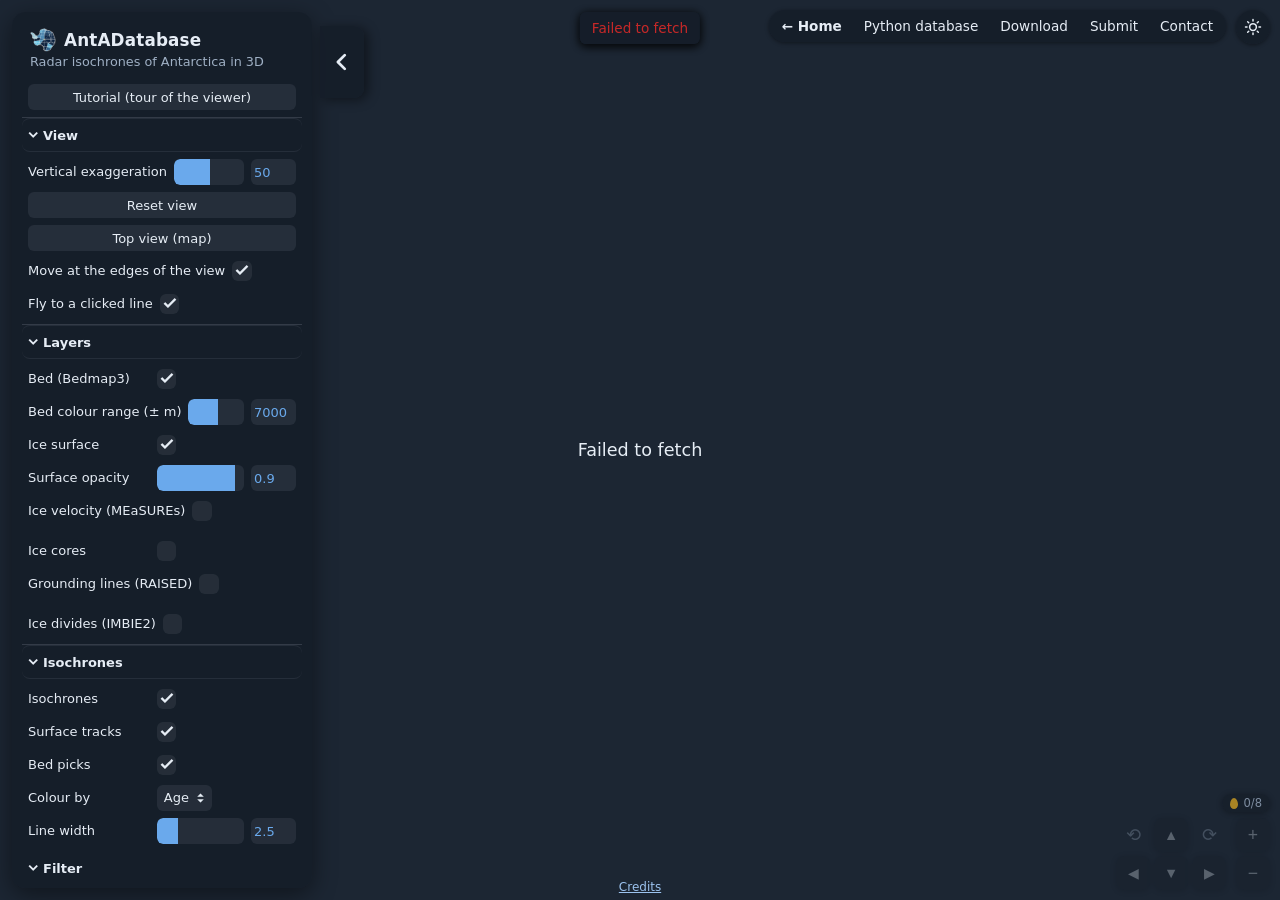
<file: viewer/index.html>
<!doctype html>
<html lang="en">
  <head>
    <meta charset="UTF-8" />
    <meta name="viewport" content="width=device-width, initial-scale=1.0" />
    <meta name="color-scheme" content="light dark" />
    <title>AntADatabase 3D viewer</title>
    <meta name="description" content="Explore Antarctic radar isochrones (internal reflecting horizons) from the AntADatabase in 3D, over Bedmap3 bed and ice surface topography." />
    <link rel="icon" type="image/png" sizes="192x192" href="/favicon.png" />
    <link rel="icon" type="image/png" sizes="48x48" href="/favicon-48.png" />
    <link rel="apple-touch-icon" href="/apple-touch-icon.png" />
    <meta name="theme-color" content="#2a6aa8" />
    <!-- Link previews (Discord, Slack, LinkedIn, ...): image URLs must be absolute -->
    <meta property="og:type" content="website" />
    <meta property="og:site_name" content="AntADatabase" />
    <meta property="og:title" content="AntADatabase 3D viewer" />
    <meta property="og:description" content="Explore Antarctic radar isochrones from the AntADatabase in 3D, over Bedmap3 topography." />
    <meta property="og:url" content="https://antadatabase.com/viewer/" />
    <meta property="og:image" content="https://antadatabase.com/og-image.jpg?v=6" />
    <meta property="og:image:width" content="1200" />
    <meta property="og:image:height" content="630" />
    <meta property="og:image:alt" content="3D view of Antarctica with radar isochrones coloured by age under the ice surface, over the Bedmap3 bed topography, with radar tracks and survey aircraft" />
    <meta name="twitter:card" content="summary_large_image" />
    <script>
      // Theme before the first paint, as in src/theme.ts: dark unless "Light" (or "Auto"
      // and a light browser) was chosen
      const theme = localStorage.getItem("theme");
      const dark = theme !== "Light" && (theme !== "Auto" || matchMedia("(prefers-color-scheme: dark)").matches);
      document.documentElement.dataset.theme = dark ? "dark" : "light";
    </script>
    <script type="module" crossorigin src="/assets/theme-Cf9fWVna.js"></script>
    <script type="module" crossorigin src="/assets/icecore-sites-Bagjlgmz.js"></script>
    <script type="module" crossorigin src="/assets/sitedata-Df_UKMqn.js"></script>
    <script type="module" crossorigin src="/assets/main-I6ARg5Ps.js"></script>
    <link rel="stylesheet" crossorigin href="/assets/main-KeTO5MHP.css">
    <script>if (!new URLSearchParams(location.search).has("key")) {
        const s = document.createElement("script");
        s.async = true;
        s.src = "https://gc.zgo.at/count.js";
        s.dataset.goatcounter = "https://antadatabase.goatcounter.com/count";
        document.head.append(s);
      }</script>
  </head>
  <body>
    <div id="app"></div>
    <aside id="sidebar">
      <header>
        <h1><img class="logo" src="/logo.png" alt="" width="26" height="24" />AntADatabase</h1>
        <p>Radar isochrones of Antarctica in 3D</p>
      </header>
      <div id="gui"></div>
      <button id="sidebar-toggle" type="button" aria-label="Hide the menu" title="Hide the menu">
        <svg width="16" height="16" viewBox="0 0 16 16" aria-hidden="true">
          <path d="M10 3 5 8l5 5" fill="none" stroke="currentColor" stroke-width="2" stroke-linecap="round" stroke-linejoin="round" />
        </svg>
      </button>
    </aside>
    <nav id="site-nav" aria-label="AntADatabase">
      <a href="/" class="home">← Home</a>
      <a href="https://docs.antadatabase.com/intro.html">Python database</a>
      <a href="/download/">Download</a>
      <a href="/submit/">Submit</a>
      <a href="/contact/">Contact</a>
    </nav>
    <button id="theme-toggle" class="theme-toggle" type="button"></button>
    <div id="preview-stack">
      <section id="preview" hidden></section>
      <section id="preview-download" hidden></section>
    </div>
    <div id="loading">Loading Bedmap3…</div>
    <div id="tooltip"></div>
    <div id="legends"></div>
    <div id="attribution">
      <div><a href="/credits/" target="_blank" rel="noopener">Credits</a></div>
    </div>
  </body>
</html>
</file>
<file: assets/home-L72Hw7YQ.css>
:root{--lightningcss-light:initial;--lightningcss-dark: ;color-scheme:light;--background:#a9bdd4;--panel:#f7fafcf5;--text:#1c2733;--muted:#5a6a7c;--link:#1d5fa8;--shadow:#1e2d3c38;--widget:#1c273312;--widget-hover:#1c27331f;--accent:#2f74c0;--sidebar-width:300px}:root[data-theme=dark]{--lightningcss-light: ;--lightningcss-dark:initial;color-scheme:dark;--background:#1c2633;--panel:#161e2af2;--text:#e6edf5;--muted:#9fb0c4;--link:#9cc3ef;--shadow:#00000073;--widget:#e6edf514;--widget-hover:#e6edf524;--accent:#6aa9ec}.theme-toggle{background:var(--panel);width:34px;height:34px;color:var(--text);box-shadow:0 1px 4px var(--shadow);cursor:pointer;border:none;border-radius:50%;place-items:center;padding:0;display:grid}.theme-toggle:hover{color:var(--accent)}body{background:var(--background);color:var(--text);margin:0;font-family:system-ui,sans-serif;line-height:1.45}a{color:var(--link)}code{background:var(--widget);border-radius:3px;padding:1px 4px}.wrap{max-width:1000px;margin:0 auto;padding:0 20px}.muted{color:var(--muted)}#top{background:var(--panel);box-shadow:0 1px 6px var(--shadow)}#top .wrap{align-items:center;gap:16px;padding-top:12px;padding-bottom:12px;display:flex}#top h1{margin:0;font-size:20px}#top h1 a{color:inherit;align-items:center;gap:8px;text-decoration:none;display:inline-flex}#top h1 .logo{filter:drop-shadow(0 0 1px #fff9)}#top nav{flex-wrap:wrap;gap:4px 16px;margin-left:auto;display:flex}#top nav a{text-decoration:none}#top nav a:hover,#top nav a[aria-current=page]{text-decoration:underline}button{font:inherit;background:var(--widget);color:var(--text);cursor:pointer;border:0;border-radius:6px;padding:6px 14px}button:hover:not(:disabled){background:var(--widget-hover)}footer{padding:24px 20px 40px;font-size:13px}#theme-toggle{align-self:center}.back{margin:16px 0 -12px;font-size:14px}.back a{text-decoration:none}.back a:hover{text-decoration:underline}#hero h2{margin:36px 0 10px;font-size:28px;line-height:1.2}#hero p{max-width:760px;margin:0;font-size:17px}#panels{grid-template-columns:repeat(2,1fr);gap:20px;margin:32px 0 16px;display:grid}.panel{background:var(--panel);box-shadow:0 1px 6px var(--shadow);color:inherit;border:2px solid #0000;border-radius:10px;flex-direction:column;text-decoration:none;transition:transform .15s,border-color .15s;display:flex;overflow:hidden}.panel:hover,.panel:focus-visible{border-color:var(--accent);transform:translateY(-2px)}.panel .thumb{aspect-ratio:1200/630;object-fit:cover;width:100%;height:auto;display:block}.panel .icon{background:var(--widget);color:var(--accent);place-items:center;display:grid}.panel .icon svg{width:30%;height:50%}.panel .body{flex-direction:column;flex:1;padding:14px 18px 16px;display:flex}.panel h3{margin:0 0 6px;font-size:19px}.panel p{flex:1;margin:0 0 10px}.panel .action{color:var(--link);font-weight:600}.badge{background:var(--widget);color:var(--muted);vertical-align:middle;border-radius:10px;margin-left:6px;padding:1px 8px;font-size:12px;font-weight:600}@media (width<=700px){#panels{grid-template-columns:1fr}}
</file>
<file: assets/submit-DS2BD5yk.css>
:root{--lightningcss-light:initial;--lightningcss-dark: ;color-scheme:light;--background:#a9bdd4;--panel:#f7fafcf5;--text:#1c2733;--muted:#5a6a7c;--link:#1d5fa8;--shadow:#1e2d3c38;--widget:#1c273312;--widget-hover:#1c27331f;--accent:#2f74c0;--sidebar-width:300px}:root[data-theme=dark]{--lightningcss-light: ;--lightningcss-dark:initial;color-scheme:dark;--background:#1c2633;--panel:#161e2af2;--text:#e6edf5;--muted:#9fb0c4;--link:#9cc3ef;--shadow:#00000073;--widget:#e6edf514;--widget-hover:#e6edf524;--accent:#6aa9ec}.theme-toggle{background:var(--panel);width:34px;height:34px;color:var(--text);box-shadow:0 1px 4px var(--shadow);cursor:pointer;border:none;border-radius:50%;place-items:center;padding:0;display:grid}.theme-toggle:hover{color:var(--accent)}body{background:var(--background);color:var(--text);margin:0;font-family:system-ui,sans-serif;line-height:1.45}a{color:var(--link)}code{background:var(--widget);border-radius:3px;padding:1px 4px}.wrap{max-width:1000px;margin:0 auto;padding:0 20px}.muted{color:var(--muted)}#top{background:var(--panel);box-shadow:0 1px 6px var(--shadow)}#top .wrap{align-items:center;gap:16px;padding-top:12px;padding-bottom:12px;display:flex}#top h1{margin:0;font-size:20px}#top h1 a{color:inherit;align-items:center;gap:8px;text-decoration:none;display:inline-flex}#top h1 .logo{filter:drop-shadow(0 0 1px #fff9)}#top nav{flex-wrap:wrap;gap:4px 16px;margin-left:auto;display:flex}#top nav a{text-decoration:none}#top nav a:hover,#top nav a[aria-current=page]{text-decoration:underline}button{font:inherit;background:var(--widget);color:var(--text);cursor:pointer;border:0;border-radius:6px;padding:6px 14px}button:hover:not(:disabled){background:var(--widget-hover)}footer{padding:24px 20px 40px;font-size:13px}#theme-toggle{align-self:center}.back{margin:16px 0 -12px;font-size:14px}.back a{text-decoration:none}.back a:hover{text-decoration:underline}[hidden]{display:none!important}#intro h2{margin:28px 0 8px}#intro p{max-width:800px}.notice{background:var(--panel);border-left:4px solid #d1a10f;border-radius:6px;padding:10px 14px}.notice.open{border-left-color:#3a9a5b}.step{background:var(--panel);box-shadow:0 1px 6px var(--shadow);border-radius:10px;margin:20px 0;padding:18px 22px 20px}.step h3{align-items:center;gap:10px;margin:0 0 10px;font-size:19px;display:flex}.step .number{background:var(--accent);color:#fff;border-radius:50%;place-items:center;width:28px;height:28px;font-size:15px;display:inline-grid}.step>p{margin:6px 0 12px}.choices{grid-template-columns:repeat(2,1fr);gap:16px;display:grid}.choice{text-align:left;border:2px solid #0000;border-radius:8px;flex-direction:column;gap:8px;padding:14px 16px;line-height:1.4;display:flex}.choice strong{font-size:17px}.choice[aria-pressed=true]{border-color:var(--accent)}.choice .example{color:var(--muted);font-size:13px}.grid{grid-template-columns:repeat(2,1fr);gap:12px 20px;display:grid}label{flex-direction:column;gap:4px;font-size:14px;font-weight:600;display:flex}label .muted{font-weight:400}label.wide{margin-top:12px}label.check{flex-direction:row;align-items:flex-start;gap:8px;font-weight:400}label.check input{margin-top:3px}input:not([type=checkbox]):not([type=radio]):not([type=file]),select,textarea{font:inherit;border:1px solid var(--widget-hover);background:var(--background);color:var(--text);border-radius:6px;min-width:0;padding:6px 8px;font-weight:400}:root[data-theme=light] input:not([type=checkbox]):not([type=radio]):not([type=file]),:root[data-theme=light] select,:root[data-theme=light] textarea{background:#fff}input:focus,textarea:focus{outline:2px solid var(--accent);outline-offset:-1px}.with-button{gap:8px;display:flex}.with-button input{flex:1}.with-button button{white-space:nowrap}.result{font-weight:600}.result:empty{display:none}.tags{border:1px solid var(--widget-hover);cursor:text;border-radius:6px;flex-wrap:wrap;gap:4px;padding:4px;display:flex}.tags input{flex:1;min-width:120px;background:0 0!important;border:0!important;outline:none!important}.tag{background:var(--widget-hover);border-radius:12px;align-items:center;gap:2px;padding:2px 4px 2px 10px;font-weight:400;display:inline-flex}.tag button{background:0 0;padding:0 6px;font-size:15px;line-height:1}.help ul{margin:4px 0;padding-left:22px}.help p{margin:6px 0}#dropzone{border:2px dashed var(--widget-hover);text-align:center;cursor:pointer;border-radius:10px;margin:14px 0;padding:26px;font-weight:400;display:block}#dropzone.over,#dropzone:hover{border-color:var(--accent)}#dropzone input{display:none}#dropzone span{margin-top:4px;display:block}.file{background:var(--widget);border-left:4px solid #3a9a5b;border-radius:6px;margin:10px 0;padding:10px 12px}.file.has-errors{border-left-color:#c94a3a}.file header{flex-wrap:wrap;align-items:baseline;gap:4px 12px;display:flex}.file .remove{margin-left:auto;padding:2px 10px;font-size:13px}.file{margin:6px 0;padding:6px 12px}.file details summary{width:max-content;color:var(--muted);cursor:pointer;font-size:13px}.scroll{margin-top:4px;overflow-x:auto}table{border-collapse:collapse;font-size:13px}th,td{text-align:left;white-space:nowrap;padding:3px 10px 3px 0}.preview th{font-family:ui-monospace,monospace}.preview td{color:var(--muted)}.layers{font-size:14px}.layers input{width:108px}.layers input.irh-number{width:40px}.layers input.survey-year{width:64px}.layers input.survey-project{width:90px}.layers td.file-name{overflow-wrap:anywhere;max-width:220px}.layers .age-unc{white-space:nowrap}.layers .age-toggle{margin-left:4px;padding:2px 8px;font-size:12px}.layers .dating{flex-direction:column;gap:4px;margin-top:4px;display:flex}.layers .dating input{width:130px}#layers{overflow-x:auto}#radar-platforms{margin-top:10px}#radar-platforms .platform{align-items:center;gap:8px;margin:0 18px 6px 0;display:inline-flex}.issues{margin:8px 0;padding:0;list-style:none}.issues li{margin:4px 0;padding-left:24px;position:relative}.issues li:before{font-weight:700;position:absolute;left:2px}.issues .error:before{content:"✕";color:#d0503f}.issues .warning:before{content:"!";color:#d1a10f;left:7px}.issues .ok:before{content:"✓";color:#3a9a5b}#review{grid-template-columns:300px 1fr;align-items:start;gap:20px;display:grid}#map{background:var(--widget);border-radius:8px;width:300px;height:300px}#summary{margin-top:0;font-weight:600}.actions{flex-wrap:wrap;align-items:center;gap:10px 14px;margin-top:16px;display:flex}#submit{background:var(--accent);color:#fff;font-weight:600}#submit:hover:not(:disabled){filter:brightness(1.1)}button:disabled{opacity:.5;cursor:default}@media (width<=700px){.choices,.grid,#review{grid-template-columns:1fr}#map{aspect-ratio:1;width:100%;height:auto}}#verify-status.verified{color:#3a9a5b;font-weight:600}.consent{border:1px solid var(--widget-hover);border-radius:8px;margin:14px 0 0;padding:10px 14px}.consent legend{padding:0 6px;font-size:14px;font-weight:600}.consent label.check{margin:6px 0}.hp{width:1px;height:1px;position:absolute;left:-10000px;overflow:hidden}#send{background:var(--accent);color:#fff;font-weight:600}label .hint{color:var(--muted);font-size:13px;font-weight:400}#licence-message{margin:10px 0 2px}.dev-link{float:right;color:var(--muted);opacity:.6;margin-left:16px;font-size:12px}.dev-link:hover{opacity:1}#construction{background:var(--panel);max-width:640px;box-shadow:0 1px 6px var(--shadow);text-align:center;border-radius:10px;margin:48px auto;padding:28px 32px}#construction .icon{color:#d1a10f;width:56px;height:56px}#construction h2{margin:8px 0}#construction .lead{font-size:18px;font-weight:600}#construction p{margin:10px 0}a.button{background:var(--accent);color:#fff;border-radius:6px;margin-bottom:6px;padding:8px 16px;font-weight:600;text-decoration:none;display:inline-block}a.button:hover{filter:brightness(1.1)}#submit-progress{width:100%;accent-color:var(--accent)}
</file>
<file: assets/privacy-Byq5kLmB.css>
:root{--lightningcss-light:initial;--lightningcss-dark: ;color-scheme:light;--background:#a9bdd4;--panel:#f7fafcf5;--text:#1c2733;--muted:#5a6a7c;--link:#1d5fa8;--shadow:#1e2d3c38;--widget:#1c273312;--widget-hover:#1c27331f;--accent:#2f74c0;--sidebar-width:300px}:root[data-theme=dark]{--lightningcss-light: ;--lightningcss-dark:initial;color-scheme:dark;--background:#1c2633;--panel:#161e2af2;--text:#e6edf5;--muted:#9fb0c4;--link:#9cc3ef;--shadow:#00000073;--widget:#e6edf514;--widget-hover:#e6edf524;--accent:#6aa9ec}.theme-toggle{background:var(--panel);width:34px;height:34px;color:var(--text);box-shadow:0 1px 4px var(--shadow);cursor:pointer;border:none;border-radius:50%;place-items:center;padding:0;display:grid}.theme-toggle:hover{color:var(--accent)}body{background:var(--background);color:var(--text);margin:0;font-family:system-ui,sans-serif;line-height:1.45}a{color:var(--link)}code{background:var(--widget);border-radius:3px;padding:1px 4px}.wrap{max-width:1000px;margin:0 auto;padding:0 20px}.muted{color:var(--muted)}#top{background:var(--panel);box-shadow:0 1px 6px var(--shadow)}#top .wrap{align-items:center;gap:16px;padding-top:12px;padding-bottom:12px;display:flex}#top h1{margin:0;font-size:20px}#top h1 a{color:inherit;align-items:center;gap:8px;text-decoration:none;display:inline-flex}#top h1 .logo{filter:drop-shadow(0 0 1px #fff9)}#top nav{flex-wrap:wrap;gap:4px 16px;margin-left:auto;display:flex}#top nav a{text-decoration:none}#top nav a:hover,#top nav a[aria-current=page]{text-decoration:underline}button{font:inherit;background:var(--widget);color:var(--text);cursor:pointer;border:0;border-radius:6px;padding:6px 14px}button:hover:not(:disabled){background:var(--widget-hover)}footer{padding:24px 20px 40px;font-size:13px}#theme-toggle{align-self:center}.back{margin:16px 0 -12px;font-size:14px}.back a{text-decoration:none}.back a:hover{text-decoration:underline}main h2{margin:20px 0 8px}main h3{margin:26px 0 6px}main p{margin:8px 0}main pre{background:var(--widget);border-radius:6px;margin:8px 0;padding:10px 14px;overflow-x:auto}main pre code{background:0 0;padding:0}
</file>
<file: assets/download-DaNNBQMU.css>
:root{--lightningcss-light:initial;--lightningcss-dark: ;color-scheme:light;--background:#a9bdd4;--panel:#f7fafcf5;--text:#1c2733;--muted:#5a6a7c;--link:#1d5fa8;--shadow:#1e2d3c38;--widget:#1c273312;--widget-hover:#1c27331f;--accent:#2f74c0;--sidebar-width:300px}:root[data-theme=dark]{--lightningcss-light: ;--lightningcss-dark:initial;color-scheme:dark;--background:#1c2633;--panel:#161e2af2;--text:#e6edf5;--muted:#9fb0c4;--link:#9cc3ef;--shadow:#00000073;--widget:#e6edf514;--widget-hover:#e6edf524;--accent:#6aa9ec}.theme-toggle{background:var(--panel);width:34px;height:34px;color:var(--text);box-shadow:0 1px 4px var(--shadow);cursor:pointer;border:none;border-radius:50%;place-items:center;padding:0;display:grid}.theme-toggle:hover{color:var(--accent)}body{background:var(--background);color:var(--text);margin:0;font-family:system-ui,sans-serif;line-height:1.45}a{color:var(--link)}code{background:var(--widget);border-radius:3px;padding:1px 4px}.wrap{max-width:1000px;margin:0 auto;padding:0 20px}.muted{color:var(--muted)}#top{background:var(--panel);box-shadow:0 1px 6px var(--shadow)}#top .wrap{align-items:center;gap:16px;padding-top:12px;padding-bottom:12px;display:flex}#top h1{margin:0;font-size:20px}#top h1 a{color:inherit;align-items:center;gap:8px;text-decoration:none;display:inline-flex}#top h1 .logo{filter:drop-shadow(0 0 1px #fff9)}#top nav{flex-wrap:wrap;gap:4px 16px;margin-left:auto;display:flex}#top nav a{text-decoration:none}#top nav a:hover,#top nav a[aria-current=page]{text-decoration:underline}button{font:inherit;background:var(--widget);color:var(--text);cursor:pointer;border:0;border-radius:6px;padding:6px 14px}button:hover:not(:disabled){background:var(--widget-hover)}footer{padding:24px 20px 40px;font-size:13px}#theme-toggle{align-self:center}.back{margin:16px 0 -12px;font-size:14px}.back a{text-decoration:none}.back a:hover{text-decoration:underline}.dl-toolbar button{font:inherit;background:var(--widget);color:var(--text);cursor:pointer;border:0;border-radius:6px;padding:6px 14px}.dl-toolbar button:hover:not(:disabled){background:var(--widget-hover)}.dl-toolbar{background:var(--panel);box-shadow:0 1px 6px var(--shadow);border-radius:8px;flex-wrap:wrap;align-items:center;gap:8px 16px;padding:12px 16px;display:flex}.dl-toolbar .spacer{flex:1}.dl-summary{color:var(--muted)}.dl-toolbar .dl-download{background:var(--accent);color:#fff;font-weight:600}.dl-toolbar .dl-download:hover:not(:disabled){background:var(--accent);filter:brightness(1.1)}.dl-toolbar button:disabled{opacity:.5;cursor:default}.dl-progress{background:var(--widget);border-radius:3px;flex-basis:100%;height:6px;overflow:hidden}.dl-progress-bar{background:var(--accent);width:0;height:100%}.dl-status{color:var(--muted);flex-basis:100%;margin:0}.dl-status:empty{display:none}.check{cursor:pointer;align-items:center;gap:6px;display:inline-flex}.dl-toolbar input[type=checkbox],.dataset input[type=checkbox]{width:16px;height:16px;accent-color:var(--accent);cursor:pointer}.dataset{background:var(--panel);box-shadow:0 1px 4px var(--shadow);border:2px solid #0000;border-radius:8px;grid-template-columns:auto 1fr 150px;gap:4px 14px;margin:12px 0;padding:14px 16px;display:grid}.dataset.selected{border-color:var(--accent)}.dataset>input{margin-top:4px}.dataset h3{margin:0;font-size:17px}.dataset h3 .name{color:var(--muted);margin-left:6px;font-size:13px;font-weight:400}.dataset .description{margin:4px 0 6px}.dataset dl{grid-template-columns:max-content 1fr;gap:2px 12px;margin:0;font-size:13px;display:grid}.dataset dt{color:var(--muted)}.dataset dd{overflow-wrap:anywhere;margin:0}.dataset details{margin-top:6px;font-size:13px}.dataset summary{cursor:pointer;color:var(--muted)}.ages{flex-wrap:wrap;gap:4px;margin-top:6px;display:flex}.ages span{background:var(--widget);font-variant-numeric:tabular-nums;border-radius:4px;padding:1px 6px}.dataset canvas{grid-area:1/3/span 2;width:150px;height:150px}.dataset .body{grid-column:2}@media (width<=640px){.dataset{grid-template-columns:auto 1fr}.dataset canvas{grid-area:auto/2}}#intro p{margin:8px 0}#intro h2{margin:28px 0 8px}#toolbar{z-index:1;margin:16px 0;position:sticky;top:0}#recommended{background:var(--panel);box-shadow:0 1px 6px var(--shadow);border:2px solid var(--accent);border-radius:8px;margin:20px 0 8px;padding:16px 20px}#recommended h3{margin:0 0 6px;font-size:18px}#recommended p{margin:8px 0}#recommended pre{background:var(--widget);border-radius:6px;margin:8px 0;padding:10px 14px;overflow-x:auto}#recommended pre code{background:0 0;padding:0}.badge{background:var(--accent);color:#fff;vertical-align:middle;border-radius:10px;margin-right:6px;padding:1px 8px;font-size:12px;font-weight:600}#catalogue h2{margin:28px 0 8px}#catalogue p{margin:8px 0}
</file>
<file: assets/main-KeTO5MHP.css>
:root{--lightningcss-light:initial;--lightningcss-dark: ;color-scheme:light;--background:#a9bdd4;--panel:#f7fafcf5;--text:#1c2733;--muted:#5a6a7c;--link:#1d5fa8;--shadow:#1e2d3c38;--widget:#1c273312;--widget-hover:#1c27331f;--accent:#2f74c0;--sidebar-width:300px}:root[data-theme=dark]{--lightningcss-light: ;--lightningcss-dark:initial;color-scheme:dark;--background:#1c2633;--panel:#161e2af2;--text:#e6edf5;--muted:#9fb0c4;--link:#9cc3ef;--shadow:#00000073;--widget:#e6edf514;--widget-hover:#e6edf524;--accent:#6aa9ec}.theme-toggle{background:var(--panel);width:34px;height:34px;color:var(--text);box-shadow:0 1px 4px var(--shadow);cursor:pointer;border:none;border-radius:50%;place-items:center;padding:0;display:grid}.theme-toggle:hover{color:var(--accent)}.dl-toolbar button{font:inherit;background:var(--widget);color:var(--text);cursor:pointer;border:0;border-radius:6px;padding:6px 14px}.dl-toolbar button:hover:not(:disabled){background:var(--widget-hover)}.dl-toolbar{background:var(--panel);box-shadow:0 1px 6px var(--shadow);border-radius:8px;flex-wrap:wrap;align-items:center;gap:8px 16px;padding:12px 16px;display:flex}.dl-toolbar .spacer{flex:1}.dl-summary{color:var(--muted)}.dl-toolbar .dl-download{background:var(--accent);color:#fff;font-weight:600}.dl-toolbar .dl-download:hover:not(:disabled){background:var(--accent);filter:brightness(1.1)}.dl-toolbar button:disabled{opacity:.5;cursor:default}.dl-progress{background:var(--widget);border-radius:3px;flex-basis:100%;height:6px;overflow:hidden}.dl-progress-bar{background:var(--accent);width:0;height:100%}.dl-status{color:var(--muted);flex-basis:100%;margin:0}.dl-status:empty{display:none}.check{cursor:pointer;align-items:center;gap:6px;display:inline-flex}.dl-toolbar input[type=checkbox],.dataset input[type=checkbox]{width:16px;height:16px;accent-color:var(--accent);cursor:pointer}.dataset{background:var(--panel);box-shadow:0 1px 4px var(--shadow);border:2px solid #0000;border-radius:8px;grid-template-columns:auto 1fr 150px;gap:4px 14px;margin:12px 0;padding:14px 16px;display:grid}.dataset.selected{border-color:var(--accent)}.dataset>input{margin-top:4px}.dataset h3{margin:0;font-size:17px}.dataset h3 .name{color:var(--muted);margin-left:6px;font-size:13px;font-weight:400}.dataset .description{margin:4px 0 6px}.dataset dl{grid-template-columns:max-content 1fr;gap:2px 12px;margin:0;font-size:13px;display:grid}.dataset dt{color:var(--muted)}.dataset dd{overflow-wrap:anywhere;margin:0}.dataset details{margin-top:6px;font-size:13px}.dataset summary{cursor:pointer;color:var(--muted)}.ages{flex-wrap:wrap;gap:4px;margin-top:6px;display:flex}.ages span{background:var(--widget);font-variant-numeric:tabular-nums;border-radius:4px;padding:1px 6px}.dataset canvas{grid-area:1/3/span 2;width:150px;height:150px}.dataset .body{grid-column:2}@media (width<=640px){.dataset{grid-template-columns:auto 1fr}.dataset canvas{grid-area:auto/2}}html,body{background:var(--background);height:100%;color:var(--text);margin:0;font-family:system-ui,sans-serif;overflow:hidden}#app{position:fixed;inset:0}#snow-veil{pointer-events:none;position:absolute;inset:0}#loading{color:var(--text);pointer-events:none;font-size:1.1rem;position:fixed;top:50%;left:50%;transform:translate(-50%,-50%)}#attribution{color:var(--muted);font-size:.75rem;position:fixed;bottom:6px;left:50%;transform:translate(-50%)}#attribution a{color:var(--link)}#move-pad{-webkit-user-select:none;user-select:none;touch-action:none;opacity:.3;grid-template-columns:repeat(3,34px) 40px;grid-template-areas:"tl up tr in""left down right out";grid-auto-rows:34px;gap:4px;transition:opacity .2s;display:grid;position:fixed;bottom:10px;right:10px}#move-pad:hover,#move-pad:focus-within,#move-pad.tutorial-target,#move-pad:active{opacity:1}#move-pad button{background:var(--panel);box-shadow:0 1px 6px var(--shadow);color:var(--text);cursor:pointer;border:none;border-radius:8px;padding:0;font-size:.9rem}#move-pad button:hover{color:var(--accent)}#move-pad button:active{background:var(--accent);color:var(--panel)}#move-pad button.zoom{justify-self:end;width:34px;font-size:1.1rem}#move-pad button.turn{box-shadow:none;color:var(--muted);background:0 0;font-size:1.1rem}#tooltip{z-index:30;visibility:hidden;pointer-events:none;background:var(--panel);max-width:min(320px,100vw - 16px);max-height:calc(100vh - 16px);color:var(--text);box-shadow:0 2px 10px var(--shadow);border-radius:6px;padding:8px 10px;font-size:.85rem;line-height:1.4;position:fixed;top:0;left:0;overflow:hidden}#tooltip .title{margin-bottom:2px;font-weight:600}#tooltip .picture{justify-content:center;margin:4px 0;display:flex}#tooltip.wide{max-width:min(620px,100vw - 16px)}#tooltip.wide .picture{float:right;width:min(260px,45%);margin:2px 0 6px 10px}#tooltip.compact{font-size:.75rem;line-height:1.3}#tooltip.compact .note{font-size:.7rem}#tooltip .picture img{border-radius:4px;max-width:100%;height:auto}#tooltip .key{color:var(--muted)}#tooltip .note{color:var(--muted);margin-top:4px;font-size:.75rem}#legends{flex-direction:column;gap:8px;transition:left .25s;display:flex;position:fixed;bottom:12px;left:12px}.legend{background:var(--panel);width:220px;color:var(--text);box-shadow:0 1px 6px var(--shadow);border-radius:6px;padding:8px 10px;font-size:.8rem}.legend .bar{border-radius:2px;height:10px;margin:4px 0 2px}.legend .ticks{height:1.2em;color:var(--muted);position:relative}.legend .ticks span{white-space:nowrap;position:absolute;top:0}.legend .swatch{align-items:center;gap:6px;margin-top:4px;display:flex}.legend .swatch span{border-radius:2px;width:18px;height:4px}.error{background:var(--panel);color:#c62828;max-width:80vw;box-shadow:0 2px 10px var(--shadow);border-radius:6px;padding:8px 12px;font-size:.85rem;position:fixed;top:12px;left:50%;transform:translate(-50%)}#sidebar{z-index:10;width:var(--sidebar-width);background:var(--panel);-webkit-backdrop-filter:blur(12px);backdrop-filter:blur(12px);box-shadow:0 6px 24px var(--shadow);border-radius:14px;flex-direction:column;transition:transform .25s;display:flex;position:fixed;top:12px;bottom:12px;left:12px}#sidebar.closed{transform:translate(calc(-100% - 12px))}body:has(#sidebar:not(.closed)) #legends{left:calc(var(--sidebar-width) + 24px)}#sidebar header{padding:16px 18px 8px}#sidebar h1{letter-spacing:.01em;align-items:center;gap:8px;margin:0;font-size:1.05rem;font-weight:650;display:flex}#sidebar header p{color:var(--muted);margin:2px 0 0;font-size:.8rem}#sidebar header a{color:var(--link)}#gui{scrollbar-width:thin;flex:1;padding:0 10px 12px;overflow-y:auto}#sidebar-toggle{background:var(--panel);-webkit-backdrop-filter:blur(12px);backdrop-filter:blur(12px);width:44px;height:72px;box-shadow:4px 2px 12px var(--shadow);color:var(--text);cursor:pointer;border:none;border-radius:0 10px 10px 0;place-items:center;padding:0;display:grid;position:absolute;top:14px;right:-52px}#sidebar-toggle:hover{color:var(--accent)}#sidebar-toggle svg{width:22px;height:22px;transition:transform .25s}#sidebar.closed #sidebar-toggle svg{transform:rotate(180deg)}#gui .lil-gui{--background-color:transparent;--text-color:var(--text);--title-background-color:transparent;--title-text-color:var(--text);--widget-color:var(--widget);--hover-color:var(--widget-hover);--focus-color:var(--widget-hover);--number-color:var(--accent);--string-color:var(--accent);--font-family:system-ui, sans-serif;--font-size:13px;--input-font-size:13px;--padding:6px;--spacing:7px;--widget-height:26px;--title-height:34px;--name-width:48%;--slider-knob-width:3px;--widget-border-radius:6px;--folder-indent:10px}#gui .lil-gui.lil-root{width:100%}#gui .lil-gui.lil-root>.lil-title{display:none}#gui .lil-gui .lil-title{border-radius:8px;font-weight:600}#gui .lil-gui .lil-title:hover{background:var(--widget)}#gui .lil-gui.lil-root>.lil-children>.lil-gui{border-top:1px solid var(--widget-hover);margin-top:4px}#gui .region-list{padding:0 var(--padding);margin:2px 0;font-size:12px;list-style:none}#gui .region-list li{justify-content:space-between;align-items:center;gap:6px;padding:1px 0;display:flex}#gui .region-list span{cursor:pointer}#gui .region-list span:hover{text-decoration:underline}#gui .region-list span.region-empty{color:#d97a00;white-space:nowrap;cursor:help;margin-right:auto;font-size:11px}#gui .region-list span.region-empty:hover{text-decoration:none}#gui .region-suggest li small.region-empty{color:#d97a00;opacity:1}#gui .region-list button{color:inherit;font:inherit;cursor:pointer;opacity:.7;background:0 0;border:none;border-radius:3px;padding:0 5px;line-height:1.2}#gui .region-list button:hover{background:var(--widget-hover);opacity:1}#gui .region-search{box-sizing:border-box;width:calc(100% - 2 * var(--padding));margin:2px var(--padding);background:var(--widget-color);color:var(--text-color);font:inherit;border:none;border-radius:3px;padding:3px 6px;font-size:12px}#gui .gui-help{background:var(--widget-hover);text-align:center;cursor:help;border-radius:50%;width:13px;height:13px;margin-left:5px;font-size:10px;line-height:13px;display:inline-block;position:relative}#gui .gui-help:hover:after,#gui .gui-help:focus:after{content:attr(data-help);z-index:10;background:var(--panel,#1c2633);width:200px;box-shadow:0 1px 6px var(--shadow,#0006);text-align:left;white-space:normal;border-radius:4px;padding:6px 8px;font-size:11px;line-height:1.35;position:absolute;top:18px;left:-60px}#gui .region-info{padding:2px var(--padding) 4px;opacity:.8;font-size:12px;line-height:1.35}#gui .lil-gui .lil-controller.lil-boolean input{accent-color:var(--accent)}#gui .lil-gui .lil-slider .lil-fill{background:var(--accent);border-radius:6px 0 0 6px}@media (width<=700px){:root{--sidebar-width:calc(100vw - 72px)}}.clean #sidebar,.clean #legends,.clean #attribution,.clean #move-pad,.clean #loading,.clean #stats{display:none}#theme-toggle{position:fixed;top:10px;right:10px}#site-nav{background:var(--panel);-webkit-backdrop-filter:blur(12px);backdrop-filter:blur(12px);box-shadow:0 1px 4px var(--shadow);border-radius:17px;gap:2px;padding:3px;font-size:.85rem;display:flex;position:fixed;top:10px;right:54px}#site-nav a{color:var(--text);border-radius:14px;padding:5px 10px;text-decoration:none}#site-nav a:hover{background:var(--widget-hover);color:var(--accent)}#site-nav .home{font-weight:600}@media (width<=700px){#site-nav a:not(.home){display:none}}.clean #theme-toggle,.clean #site-nav{display:none}#preview-stack{z-index:5;flex-direction:column;gap:10px;width:min(420px,100vw - 20px);max-height:calc(100vh - 160px);display:flex;position:fixed;top:52px;right:10px;overflow:auto}#preview,#preview-download{background:var(--panel);-webkit-backdrop-filter:blur(12px);backdrop-filter:blur(12px);box-shadow:0 6px 24px var(--shadow);color:var(--text);border-radius:12px;flex:none;padding:12px 16px;font-size:.85rem;line-height:1.45;position:relative}#preview h2{margin:0 24px 6px 0;font-size:.95rem}#preview p{margin:6px 0}#preview .muted,#preview-download .muted{color:var(--muted)}#preview .reduce,#preview-download .reduce{color:var(--muted);cursor:pointer;background:0 0;border:none;font-size:1.2rem;position:absolute;top:6px;right:8px}#preview progress{width:100%;accent-color:var(--accent)}#preview .steps{color:var(--muted);margin:6px 0 0;padding-left:20px}#preview .steps .done{color:var(--text)}#preview .steps .done::marker{content:"✓  "}#preview .steps .current{color:var(--accent);font-weight:600}#preview .issues summary{cursor:pointer;color:var(--accent)}#preview .issues ul{margin:6px 0 0;padding-left:18px}#preview-download h2{margin:0 24px 6px 0;font-size:.95rem}#preview-download>p{margin:6px 0 10px}#preview-download .dl-toolbar{box-shadow:none;background:var(--widget);padding:8px 10px}#preview-download .dataset{box-shadow:none;background:var(--widget);grid-template-columns:auto 1fr;margin:10px 0 0}#preview-download .dataset canvas{grid-area:auto/2}#preview-download .dataset h3{font-size:.95rem}#preview h2,#preview-download h2{cursor:pointer}#preview.reduced>:not(h2,.reduce),#preview-download.reduced>:not(h2,.reduce){display:none}#preview.reduced h2,#preview-download.reduced h2{margin-bottom:0}.clean #preview-stack{display:none}.legend .line-samples{gap:14px;display:flex}.legend .line-samples svg{flex:none}#profile{top:var(--profile-top,56px);z-index:20;width:min(580px,100vw - 24px);height:min(320px, calc(100vh - var(--profile-top,56px) - 12px));background:linear-gradient(var(--panel), var(--panel)), var(--background);color:var(--text);box-shadow:0 2px 14px var(--shadow);border-radius:8px;flex-direction:column;display:flex;position:fixed;right:12px}#profile[hidden]{display:none}#profile.expanded{width:auto;height:auto;top:56px;bottom:12px;left:12px}#profile.reduced{height:auto}#profile.reduced .plot,#profile.reduced .modes,#profile.reduced details{display:none}#profile header{align-items:flex-start;gap:8px;padding:8px 10px 2px 12px;display:flex;position:relative}#profile .heading{flex:1;min-width:0}#profile .title{text-overflow:ellipsis;white-space:nowrap;font-size:.85rem;font-weight:600;overflow:hidden}#profile .note{color:var(--muted);align-items:baseline;gap:8px;font-size:.72rem;display:flex}#profile details summary{color:var(--accent);cursor:pointer}#profile .details-text{z-index:1;background:linear-gradient(var(--panel), var(--panel)), var(--background);max-height:60vh;color:var(--text);box-shadow:0 2px 10px var(--shadow);border-radius:6px;flex-direction:column;gap:4px;padding:8px 10px;font-size:.75rem;line-height:1.4;display:flex;position:absolute;top:100%;left:8px;right:8px;overflow:auto}#profile .details-text .key{color:var(--muted)}#profile .buttons{gap:6px;display:flex}#profile button{background:var(--widget);color:var(--text);font:inherit;cursor:pointer;border:none;border-radius:5px;padding:3px 8px;font-size:.78rem}#profile button:hover{background:var(--widget-hover)}#profile .modes{display:flex}#profile .modes button{border-radius:0}#profile .modes button:first-child{border-radius:5px 0 0 5px}#profile .modes button:last-child{border-radius:0 5px 5px 0}#profile .modes button.active{background:var(--accent);color:var(--panel)}#profile .plot{flex:1;min-height:0;position:relative}#profile canvas{touch-action:none;cursor:crosshair;width:100%;height:100%;position:absolute;inset:0}.clean #profile{display:none}.tutorial{z-index:40;background:linear-gradient(var(--panel), var(--panel)), var(--background);width:min(340px,100vw - 24px);box-shadow:0 6px 28px var(--shadow);color:var(--text);border-radius:12px;padding:14px 16px 12px;font-size:.88rem;line-height:1.5;position:fixed}.tutorial.centred{width:min(420px,100vw - 24px)}.tutorial h2{margin:0 24px 6px 0;font-size:1rem}.tutorial p{margin:0 0 12px}.tutorial .tip{border-left:3px solid var(--accent);background:var(--widget);border-radius:4px;padding:6px 10px}.tutorial .close{color:var(--muted);cursor:pointer;background:0 0;border:none;font-size:1.2rem;position:absolute;top:6px;right:8px}.tutorial .buttons{align-items:center;gap:8px;display:flex}.tutorial .count{color:var(--muted);flex:1;font-size:.8rem}.tutorial .buttons button:not(.close){background:var(--widget);color:var(--text);font:inherit;cursor:pointer;border:none;border-radius:6px;padding:5px 14px}.tutorial .buttons button:not(.close):hover{background:var(--widget-hover)}.tutorial .buttons button.next{background:var(--accent);color:#fff;font-weight:600}.tutorial .buttons button.next:hover{background:var(--accent);filter:brightness(1.1)}.tutorial-ring{z-index:39;border:2px solid var(--accent);box-shadow:0 0 0 4px color-mix(in srgb, var(--accent) 30%, transparent);pointer-events:none;border-radius:10px;transition:all .25s;position:fixed}.clean .tutorial,.clean .tutorial-ring{display:none}#back-view{z-index:15;background:var(--accent);color:#fff;font:inherit;box-shadow:0 2px 12px var(--shadow);cursor:pointer;border:none;border-radius:20px;padding:8px 16px;font-size:.9rem;font-weight:600;position:fixed;bottom:40px;left:50%;transform:translate(-50%)}#back-view:hover{filter:brightness(1.1)}.clean #back-view{display:none}#egg-counter{background:var(--panel);box-shadow:0 1px 6px var(--shadow);color:var(--muted);cursor:pointer;font-variant-numeric:tabular-nums;opacity:.75;transform-origin:100%;border:none;border-radius:10px;align-items:center;gap:5px;padding:2px 8px;font-family:inherit;font-size:.72rem;display:flex;position:fixed;bottom:88px;right:10px}#egg-counter[hidden]{display:none}#egg-counter:hover,#egg-counter.named,#egg-counter.tutorial-target{opacity:1}#egg-counter.complete{color:#d9a520}.egg-name{color:var(--text);display:none}#egg-counter.named .egg-name{display:inline}.egg-icon{background:#d9a520;border-radius:50%/60% 60% 40% 40%;width:8px;height:11px;display:inline-block}.egg-flying,.egg-spark,.egg-ring{z-index:40;pointer-events:none;position:fixed}.egg-spark{background:#ffd95e;border-radius:50%;width:5px;height:5px}.egg-ring{border:2px solid #ffd95e;border-radius:50%;width:60px;height:60px}.egg-panel{width:min(300px,100vw - 24px);max-height:calc(100vh - 170px);bottom:150px;right:10px;overflow-y:auto}.egg-panel.egg-complete{animation:1.6s ease-out egg-glow}@keyframes egg-glow{0%{box-shadow:0 0 #ffd95e,0 0 30px 8px #ffd95e}}.egg-panel ul{margin:0 0 12px;padding-left:18px}.egg-panel .egg-go{color:var(--accent,inherit);font:inherit;text-align:left;cursor:pointer;background:0 0;border:none;padding:0;-webkit-text-decoration:underline dotted;text-decoration:underline dotted}.egg-panel .egg-go:hover{text-decoration:underline}body.clean #egg-counter,body.lesson-flying #egg-counter,body.lesson-flying .egg-panel{display:none}#gui .region-suggest{margin:0 var(--padding);padding:0;font-size:12px;list-style:none}#gui .region-suggest li{cursor:pointer;border-radius:3px;flex-direction:column;padding:2px 6px;display:flex}#gui .region-suggest li small{opacity:.7;font-size:10.5px}#gui .region-suggest li.active,#gui .region-suggest li:hover{background:var(--widget-hover)}#gui .region-suggest li.none{cursor:default;opacity:.7}
</file>
<file: assets/processing-D7iIvyJm.css>
:root{--lightningcss-light:initial;--lightningcss-dark: ;color-scheme:light;--background:#a9bdd4;--panel:#f7fafcf5;--text:#1c2733;--muted:#5a6a7c;--link:#1d5fa8;--shadow:#1e2d3c38;--widget:#1c273312;--widget-hover:#1c27331f;--accent:#2f74c0;--sidebar-width:300px}:root[data-theme=dark]{--lightningcss-light: ;--lightningcss-dark:initial;color-scheme:dark;--background:#1c2633;--panel:#161e2af2;--text:#e6edf5;--muted:#9fb0c4;--link:#9cc3ef;--shadow:#00000073;--widget:#e6edf514;--widget-hover:#e6edf524;--accent:#6aa9ec}.theme-toggle{background:var(--panel);width:34px;height:34px;color:var(--text);box-shadow:0 1px 4px var(--shadow);cursor:pointer;border:none;border-radius:50%;place-items:center;padding:0;display:grid}.theme-toggle:hover{color:var(--accent)}body{background:var(--background);color:var(--text);margin:0;font-family:system-ui,sans-serif;line-height:1.45}a{color:var(--link)}code{background:var(--widget);border-radius:3px;padding:1px 4px}.wrap{max-width:1000px;margin:0 auto;padding:0 20px}.muted{color:var(--muted)}#top{background:var(--panel);box-shadow:0 1px 6px var(--shadow)}#top .wrap{align-items:center;gap:16px;padding-top:12px;padding-bottom:12px;display:flex}#top h1{margin:0;font-size:20px}#top h1 a{color:inherit;align-items:center;gap:8px;text-decoration:none;display:inline-flex}#top h1 .logo{filter:drop-shadow(0 0 1px #fff9)}#top nav{flex-wrap:wrap;gap:4px 16px;margin-left:auto;display:flex}#top nav a{text-decoration:none}#top nav a:hover,#top nav a[aria-current=page]{text-decoration:underline}button{font:inherit;background:var(--widget);color:var(--text);cursor:pointer;border:0;border-radius:6px;padding:6px 14px}button:hover:not(:disabled){background:var(--widget-hover)}footer{padding:24px 20px 40px;font-size:13px}#theme-toggle{align-self:center}.back{margin:16px 0 -12px;font-size:14px}.back a{text-decoration:none}.back a:hover{text-decoration:underline}main h2{margin:20px 0 8px}main h3{margin:26px 0 6px}main p{margin:8px 0}main pre{background:var(--widget);border-radius:6px;margin:8px 0;padding:10px 14px;overflow-x:auto}main pre code{background:0 0;padding:0}main ol li,main ul li{margin:6px 0}.draft{background:var(--widget);border-left:4px solid #b5470b;padding:6px 12px}.table{margin:10px 0 18px;overflow-x:auto}.table table{border-collapse:collapse;font-size:.88rem}.table th,.table td{border-bottom:1px solid var(--border,#8884);text-align:left;vertical-align:top;padding:6px 8px}.table td:last-child{min-width:22em}
</file>
<file: viewer-dev/assets/main-KeTO5MHP.css>
:root{--lightningcss-light:initial;--lightningcss-dark: ;color-scheme:light;--background:#a9bdd4;--panel:#f7fafcf5;--text:#1c2733;--muted:#5a6a7c;--link:#1d5fa8;--shadow:#1e2d3c38;--widget:#1c273312;--widget-hover:#1c27331f;--accent:#2f74c0;--sidebar-width:300px}:root[data-theme=dark]{--lightningcss-light: ;--lightningcss-dark:initial;color-scheme:dark;--background:#1c2633;--panel:#161e2af2;--text:#e6edf5;--muted:#9fb0c4;--link:#9cc3ef;--shadow:#00000073;--widget:#e6edf514;--widget-hover:#e6edf524;--accent:#6aa9ec}.theme-toggle{background:var(--panel);width:34px;height:34px;color:var(--text);box-shadow:0 1px 4px var(--shadow);cursor:pointer;border:none;border-radius:50%;place-items:center;padding:0;display:grid}.theme-toggle:hover{color:var(--accent)}.dl-toolbar button{font:inherit;background:var(--widget);color:var(--text);cursor:pointer;border:0;border-radius:6px;padding:6px 14px}.dl-toolbar button:hover:not(:disabled){background:var(--widget-hover)}.dl-toolbar{background:var(--panel);box-shadow:0 1px 6px var(--shadow);border-radius:8px;flex-wrap:wrap;align-items:center;gap:8px 16px;padding:12px 16px;display:flex}.dl-toolbar .spacer{flex:1}.dl-summary{color:var(--muted)}.dl-toolbar .dl-download{background:var(--accent);color:#fff;font-weight:600}.dl-toolbar .dl-download:hover:not(:disabled){background:var(--accent);filter:brightness(1.1)}.dl-toolbar button:disabled{opacity:.5;cursor:default}.dl-progress{background:var(--widget);border-radius:3px;flex-basis:100%;height:6px;overflow:hidden}.dl-progress-bar{background:var(--accent);width:0;height:100%}.dl-status{color:var(--muted);flex-basis:100%;margin:0}.dl-status:empty{display:none}.check{cursor:pointer;align-items:center;gap:6px;display:inline-flex}.dl-toolbar input[type=checkbox],.dataset input[type=checkbox]{width:16px;height:16px;accent-color:var(--accent);cursor:pointer}.dataset{background:var(--panel);box-shadow:0 1px 4px var(--shadow);border:2px solid #0000;border-radius:8px;grid-template-columns:auto 1fr 150px;gap:4px 14px;margin:12px 0;padding:14px 16px;display:grid}.dataset.selected{border-color:var(--accent)}.dataset>input{margin-top:4px}.dataset h3{margin:0;font-size:17px}.dataset h3 .name{color:var(--muted);margin-left:6px;font-size:13px;font-weight:400}.dataset .description{margin:4px 0 6px}.dataset dl{grid-template-columns:max-content 1fr;gap:2px 12px;margin:0;font-size:13px;display:grid}.dataset dt{color:var(--muted)}.dataset dd{overflow-wrap:anywhere;margin:0}.dataset details{margin-top:6px;font-size:13px}.dataset summary{cursor:pointer;color:var(--muted)}.ages{flex-wrap:wrap;gap:4px;margin-top:6px;display:flex}.ages span{background:var(--widget);font-variant-numeric:tabular-nums;border-radius:4px;padding:1px 6px}.dataset canvas{grid-area:1/3/span 2;width:150px;height:150px}.dataset .body{grid-column:2}@media (width<=640px){.dataset{grid-template-columns:auto 1fr}.dataset canvas{grid-area:auto/2}}html,body{background:var(--background);height:100%;color:var(--text);margin:0;font-family:system-ui,sans-serif;overflow:hidden}#app{position:fixed;inset:0}#snow-veil{pointer-events:none;position:absolute;inset:0}#loading{color:var(--text);pointer-events:none;font-size:1.1rem;position:fixed;top:50%;left:50%;transform:translate(-50%,-50%)}#attribution{color:var(--muted);font-size:.75rem;position:fixed;bottom:6px;left:50%;transform:translate(-50%)}#attribution a{color:var(--link)}#move-pad{-webkit-user-select:none;user-select:none;touch-action:none;opacity:.3;grid-template-columns:repeat(3,34px) 40px;grid-template-areas:"tl up tr in""left down right out";grid-auto-rows:34px;gap:4px;transition:opacity .2s;display:grid;position:fixed;bottom:10px;right:10px}#move-pad:hover,#move-pad:focus-within,#move-pad.tutorial-target,#move-pad:active{opacity:1}#move-pad button{background:var(--panel);box-shadow:0 1px 6px var(--shadow);color:var(--text);cursor:pointer;border:none;border-radius:8px;padding:0;font-size:.9rem}#move-pad button:hover{color:var(--accent)}#move-pad button:active{background:var(--accent);color:var(--panel)}#move-pad button.zoom{justify-self:end;width:34px;font-size:1.1rem}#move-pad button.turn{box-shadow:none;color:var(--muted);background:0 0;font-size:1.1rem}#tooltip{z-index:30;visibility:hidden;pointer-events:none;background:var(--panel);max-width:min(320px,100vw - 16px);max-height:calc(100vh - 16px);color:var(--text);box-shadow:0 2px 10px var(--shadow);border-radius:6px;padding:8px 10px;font-size:.85rem;line-height:1.4;position:fixed;top:0;left:0;overflow:hidden}#tooltip .title{margin-bottom:2px;font-weight:600}#tooltip .picture{justify-content:center;margin:4px 0;display:flex}#tooltip.wide{max-width:min(620px,100vw - 16px)}#tooltip.wide .picture{float:right;width:min(260px,45%);margin:2px 0 6px 10px}#tooltip.compact{font-size:.75rem;line-height:1.3}#tooltip.compact .note{font-size:.7rem}#tooltip .picture img{border-radius:4px;max-width:100%;height:auto}#tooltip .key{color:var(--muted)}#tooltip .note{color:var(--muted);margin-top:4px;font-size:.75rem}#legends{flex-direction:column;gap:8px;transition:left .25s;display:flex;position:fixed;bottom:12px;left:12px}.legend{background:var(--panel);width:220px;color:var(--text);box-shadow:0 1px 6px var(--shadow);border-radius:6px;padding:8px 10px;font-size:.8rem}.legend .bar{border-radius:2px;height:10px;margin:4px 0 2px}.legend .ticks{height:1.2em;color:var(--muted);position:relative}.legend .ticks span{white-space:nowrap;position:absolute;top:0}.legend .swatch{align-items:center;gap:6px;margin-top:4px;display:flex}.legend .swatch span{border-radius:2px;width:18px;height:4px}.error{background:var(--panel);color:#c62828;max-width:80vw;box-shadow:0 2px 10px var(--shadow);border-radius:6px;padding:8px 12px;font-size:.85rem;position:fixed;top:12px;left:50%;transform:translate(-50%)}#sidebar{z-index:10;width:var(--sidebar-width);background:var(--panel);-webkit-backdrop-filter:blur(12px);backdrop-filter:blur(12px);box-shadow:0 6px 24px var(--shadow);border-radius:14px;flex-direction:column;transition:transform .25s;display:flex;position:fixed;top:12px;bottom:12px;left:12px}#sidebar.closed{transform:translate(calc(-100% - 12px))}body:has(#sidebar:not(.closed)) #legends{left:calc(var(--sidebar-width) + 24px)}#sidebar header{padding:16px 18px 8px}#sidebar h1{letter-spacing:.01em;align-items:center;gap:8px;margin:0;font-size:1.05rem;font-weight:650;display:flex}#sidebar header p{color:var(--muted);margin:2px 0 0;font-size:.8rem}#sidebar header a{color:var(--link)}#gui{scrollbar-width:thin;flex:1;padding:0 10px 12px;overflow-y:auto}#sidebar-toggle{background:var(--panel);-webkit-backdrop-filter:blur(12px);backdrop-filter:blur(12px);width:44px;height:72px;box-shadow:4px 2px 12px var(--shadow);color:var(--text);cursor:pointer;border:none;border-radius:0 10px 10px 0;place-items:center;padding:0;display:grid;position:absolute;top:14px;right:-52px}#sidebar-toggle:hover{color:var(--accent)}#sidebar-toggle svg{width:22px;height:22px;transition:transform .25s}#sidebar.closed #sidebar-toggle svg{transform:rotate(180deg)}#gui .lil-gui{--background-color:transparent;--text-color:var(--text);--title-background-color:transparent;--title-text-color:var(--text);--widget-color:var(--widget);--hover-color:var(--widget-hover);--focus-color:var(--widget-hover);--number-color:var(--accent);--string-color:var(--accent);--font-family:system-ui, sans-serif;--font-size:13px;--input-font-size:13px;--padding:6px;--spacing:7px;--widget-height:26px;--title-height:34px;--name-width:48%;--slider-knob-width:3px;--widget-border-radius:6px;--folder-indent:10px}#gui .lil-gui.lil-root{width:100%}#gui .lil-gui.lil-root>.lil-title{display:none}#gui .lil-gui .lil-title{border-radius:8px;font-weight:600}#gui .lil-gui .lil-title:hover{background:var(--widget)}#gui .lil-gui.lil-root>.lil-children>.lil-gui{border-top:1px solid var(--widget-hover);margin-top:4px}#gui .region-list{padding:0 var(--padding);margin:2px 0;font-size:12px;list-style:none}#gui .region-list li{justify-content:space-between;align-items:center;gap:6px;padding:1px 0;display:flex}#gui .region-list span{cursor:pointer}#gui .region-list span:hover{text-decoration:underline}#gui .region-list span.region-empty{color:#d97a00;white-space:nowrap;cursor:help;margin-right:auto;font-size:11px}#gui .region-list span.region-empty:hover{text-decoration:none}#gui .region-suggest li small.region-empty{color:#d97a00;opacity:1}#gui .region-list button{color:inherit;font:inherit;cursor:pointer;opacity:.7;background:0 0;border:none;border-radius:3px;padding:0 5px;line-height:1.2}#gui .region-list button:hover{background:var(--widget-hover);opacity:1}#gui .region-search{box-sizing:border-box;width:calc(100% - 2 * var(--padding));margin:2px var(--padding);background:var(--widget-color);color:var(--text-color);font:inherit;border:none;border-radius:3px;padding:3px 6px;font-size:12px}#gui .gui-help{background:var(--widget-hover);text-align:center;cursor:help;border-radius:50%;width:13px;height:13px;margin-left:5px;font-size:10px;line-height:13px;display:inline-block;position:relative}#gui .gui-help:hover:after,#gui .gui-help:focus:after{content:attr(data-help);z-index:10;background:var(--panel,#1c2633);width:200px;box-shadow:0 1px 6px var(--shadow,#0006);text-align:left;white-space:normal;border-radius:4px;padding:6px 8px;font-size:11px;line-height:1.35;position:absolute;top:18px;left:-60px}#gui .region-info{padding:2px var(--padding) 4px;opacity:.8;font-size:12px;line-height:1.35}#gui .lil-gui .lil-controller.lil-boolean input{accent-color:var(--accent)}#gui .lil-gui .lil-slider .lil-fill{background:var(--accent);border-radius:6px 0 0 6px}@media (width<=700px){:root{--sidebar-width:calc(100vw - 72px)}}.clean #sidebar,.clean #legends,.clean #attribution,.clean #move-pad,.clean #loading,.clean #stats{display:none}#theme-toggle{position:fixed;top:10px;right:10px}#site-nav{background:var(--panel);-webkit-backdrop-filter:blur(12px);backdrop-filter:blur(12px);box-shadow:0 1px 4px var(--shadow);border-radius:17px;gap:2px;padding:3px;font-size:.85rem;display:flex;position:fixed;top:10px;right:54px}#site-nav a{color:var(--text);border-radius:14px;padding:5px 10px;text-decoration:none}#site-nav a:hover{background:var(--widget-hover);color:var(--accent)}#site-nav .home{font-weight:600}@media (width<=700px){#site-nav a:not(.home){display:none}}.clean #theme-toggle,.clean #site-nav{display:none}#preview-stack{z-index:5;flex-direction:column;gap:10px;width:min(420px,100vw - 20px);max-height:calc(100vh - 160px);display:flex;position:fixed;top:52px;right:10px;overflow:auto}#preview,#preview-download{background:var(--panel);-webkit-backdrop-filter:blur(12px);backdrop-filter:blur(12px);box-shadow:0 6px 24px var(--shadow);color:var(--text);border-radius:12px;flex:none;padding:12px 16px;font-size:.85rem;line-height:1.45;position:relative}#preview h2{margin:0 24px 6px 0;font-size:.95rem}#preview p{margin:6px 0}#preview .muted,#preview-download .muted{color:var(--muted)}#preview .reduce,#preview-download .reduce{color:var(--muted);cursor:pointer;background:0 0;border:none;font-size:1.2rem;position:absolute;top:6px;right:8px}#preview progress{width:100%;accent-color:var(--accent)}#preview .steps{color:var(--muted);margin:6px 0 0;padding-left:20px}#preview .steps .done{color:var(--text)}#preview .steps .done::marker{content:"✓  "}#preview .steps .current{color:var(--accent);font-weight:600}#preview .issues summary{cursor:pointer;color:var(--accent)}#preview .issues ul{margin:6px 0 0;padding-left:18px}#preview-download h2{margin:0 24px 6px 0;font-size:.95rem}#preview-download>p{margin:6px 0 10px}#preview-download .dl-toolbar{box-shadow:none;background:var(--widget);padding:8px 10px}#preview-download .dataset{box-shadow:none;background:var(--widget);grid-template-columns:auto 1fr;margin:10px 0 0}#preview-download .dataset canvas{grid-area:auto/2}#preview-download .dataset h3{font-size:.95rem}#preview h2,#preview-download h2{cursor:pointer}#preview.reduced>:not(h2,.reduce),#preview-download.reduced>:not(h2,.reduce){display:none}#preview.reduced h2,#preview-download.reduced h2{margin-bottom:0}.clean #preview-stack{display:none}.legend .line-samples{gap:14px;display:flex}.legend .line-samples svg{flex:none}#profile{top:var(--profile-top,56px);z-index:20;width:min(580px,100vw - 24px);height:min(320px, calc(100vh - var(--profile-top,56px) - 12px));background:linear-gradient(var(--panel), var(--panel)), var(--background);color:var(--text);box-shadow:0 2px 14px var(--shadow);border-radius:8px;flex-direction:column;display:flex;position:fixed;right:12px}#profile[hidden]{display:none}#profile.expanded{width:auto;height:auto;top:56px;bottom:12px;left:12px}#profile.reduced{height:auto}#profile.reduced .plot,#profile.reduced .modes,#profile.reduced details{display:none}#profile header{align-items:flex-start;gap:8px;padding:8px 10px 2px 12px;display:flex;position:relative}#profile .heading{flex:1;min-width:0}#profile .title{text-overflow:ellipsis;white-space:nowrap;font-size:.85rem;font-weight:600;overflow:hidden}#profile .note{color:var(--muted);align-items:baseline;gap:8px;font-size:.72rem;display:flex}#profile details summary{color:var(--accent);cursor:pointer}#profile .details-text{z-index:1;background:linear-gradient(var(--panel), var(--panel)), var(--background);max-height:60vh;color:var(--text);box-shadow:0 2px 10px var(--shadow);border-radius:6px;flex-direction:column;gap:4px;padding:8px 10px;font-size:.75rem;line-height:1.4;display:flex;position:absolute;top:100%;left:8px;right:8px;overflow:auto}#profile .details-text .key{color:var(--muted)}#profile .buttons{gap:6px;display:flex}#profile button{background:var(--widget);color:var(--text);font:inherit;cursor:pointer;border:none;border-radius:5px;padding:3px 8px;font-size:.78rem}#profile button:hover{background:var(--widget-hover)}#profile .modes{display:flex}#profile .modes button{border-radius:0}#profile .modes button:first-child{border-radius:5px 0 0 5px}#profile .modes button:last-child{border-radius:0 5px 5px 0}#profile .modes button.active{background:var(--accent);color:var(--panel)}#profile .plot{flex:1;min-height:0;position:relative}#profile canvas{touch-action:none;cursor:crosshair;width:100%;height:100%;position:absolute;inset:0}.clean #profile{display:none}.tutorial{z-index:40;background:linear-gradient(var(--panel), var(--panel)), var(--background);width:min(340px,100vw - 24px);box-shadow:0 6px 28px var(--shadow);color:var(--text);border-radius:12px;padding:14px 16px 12px;font-size:.88rem;line-height:1.5;position:fixed}.tutorial.centred{width:min(420px,100vw - 24px)}.tutorial h2{margin:0 24px 6px 0;font-size:1rem}.tutorial p{margin:0 0 12px}.tutorial .tip{border-left:3px solid var(--accent);background:var(--widget);border-radius:4px;padding:6px 10px}.tutorial .close{color:var(--muted);cursor:pointer;background:0 0;border:none;font-size:1.2rem;position:absolute;top:6px;right:8px}.tutorial .buttons{align-items:center;gap:8px;display:flex}.tutorial .count{color:var(--muted);flex:1;font-size:.8rem}.tutorial .buttons button:not(.close){background:var(--widget);color:var(--text);font:inherit;cursor:pointer;border:none;border-radius:6px;padding:5px 14px}.tutorial .buttons button:not(.close):hover{background:var(--widget-hover)}.tutorial .buttons button.next{background:var(--accent);color:#fff;font-weight:600}.tutorial .buttons button.next:hover{background:var(--accent);filter:brightness(1.1)}.tutorial-ring{z-index:39;border:2px solid var(--accent);box-shadow:0 0 0 4px color-mix(in srgb, var(--accent) 30%, transparent);pointer-events:none;border-radius:10px;transition:all .25s;position:fixed}.clean .tutorial,.clean .tutorial-ring{display:none}#back-view{z-index:15;background:var(--accent);color:#fff;font:inherit;box-shadow:0 2px 12px var(--shadow);cursor:pointer;border:none;border-radius:20px;padding:8px 16px;font-size:.9rem;font-weight:600;position:fixed;bottom:40px;left:50%;transform:translate(-50%)}#back-view:hover{filter:brightness(1.1)}.clean #back-view{display:none}#egg-counter{background:var(--panel);box-shadow:0 1px 6px var(--shadow);color:var(--muted);cursor:pointer;font-variant-numeric:tabular-nums;opacity:.75;transform-origin:100%;border:none;border-radius:10px;align-items:center;gap:5px;padding:2px 8px;font-family:inherit;font-size:.72rem;display:flex;position:fixed;bottom:88px;right:10px}#egg-counter[hidden]{display:none}#egg-counter:hover,#egg-counter.named,#egg-counter.tutorial-target{opacity:1}#egg-counter.complete{color:#d9a520}.egg-name{color:var(--text);display:none}#egg-counter.named .egg-name{display:inline}.egg-icon{background:#d9a520;border-radius:50%/60% 60% 40% 40%;width:8px;height:11px;display:inline-block}.egg-flying,.egg-spark,.egg-ring{z-index:40;pointer-events:none;position:fixed}.egg-spark{background:#ffd95e;border-radius:50%;width:5px;height:5px}.egg-ring{border:2px solid #ffd95e;border-radius:50%;width:60px;height:60px}.egg-panel{width:min(300px,100vw - 24px);max-height:calc(100vh - 170px);bottom:150px;right:10px;overflow-y:auto}.egg-panel.egg-complete{animation:1.6s ease-out egg-glow}@keyframes egg-glow{0%{box-shadow:0 0 #ffd95e,0 0 30px 8px #ffd95e}}.egg-panel ul{margin:0 0 12px;padding-left:18px}.egg-panel .egg-go{color:var(--accent,inherit);font:inherit;text-align:left;cursor:pointer;background:0 0;border:none;padding:0;-webkit-text-decoration:underline dotted;text-decoration:underline dotted}.egg-panel .egg-go:hover{text-decoration:underline}body.clean #egg-counter,body.lesson-flying #egg-counter,body.lesson-flying .egg-panel{display:none}#gui .region-suggest{margin:0 var(--padding);padding:0;font-size:12px;list-style:none}#gui .region-suggest li{cursor:pointer;border-radius:3px;flex-direction:column;padding:2px 6px;display:flex}#gui .region-suggest li small{opacity:.7;font-size:10.5px}#gui .region-suggest li.active,#gui .region-suggest li:hover{background:var(--widget-hover)}#gui .region-suggest li.none{cursor:default;opacity:.7}
</file>
